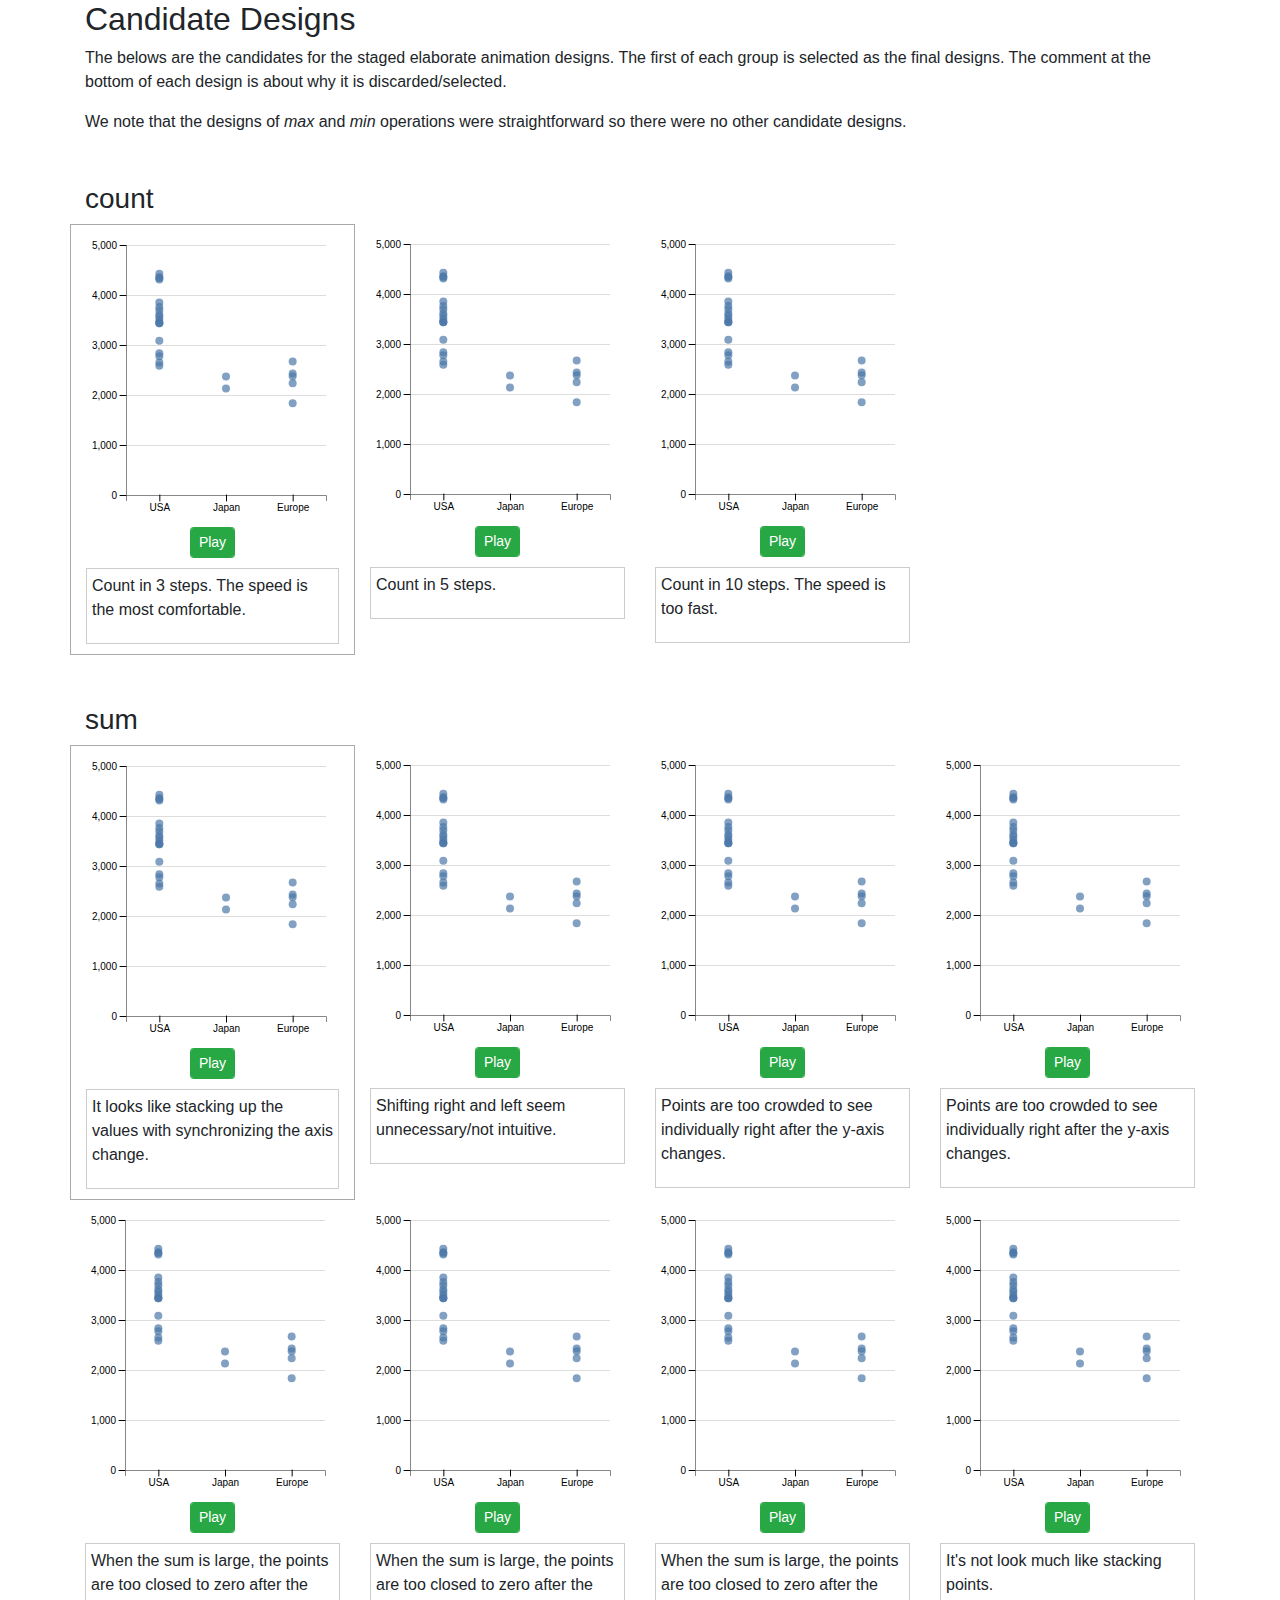
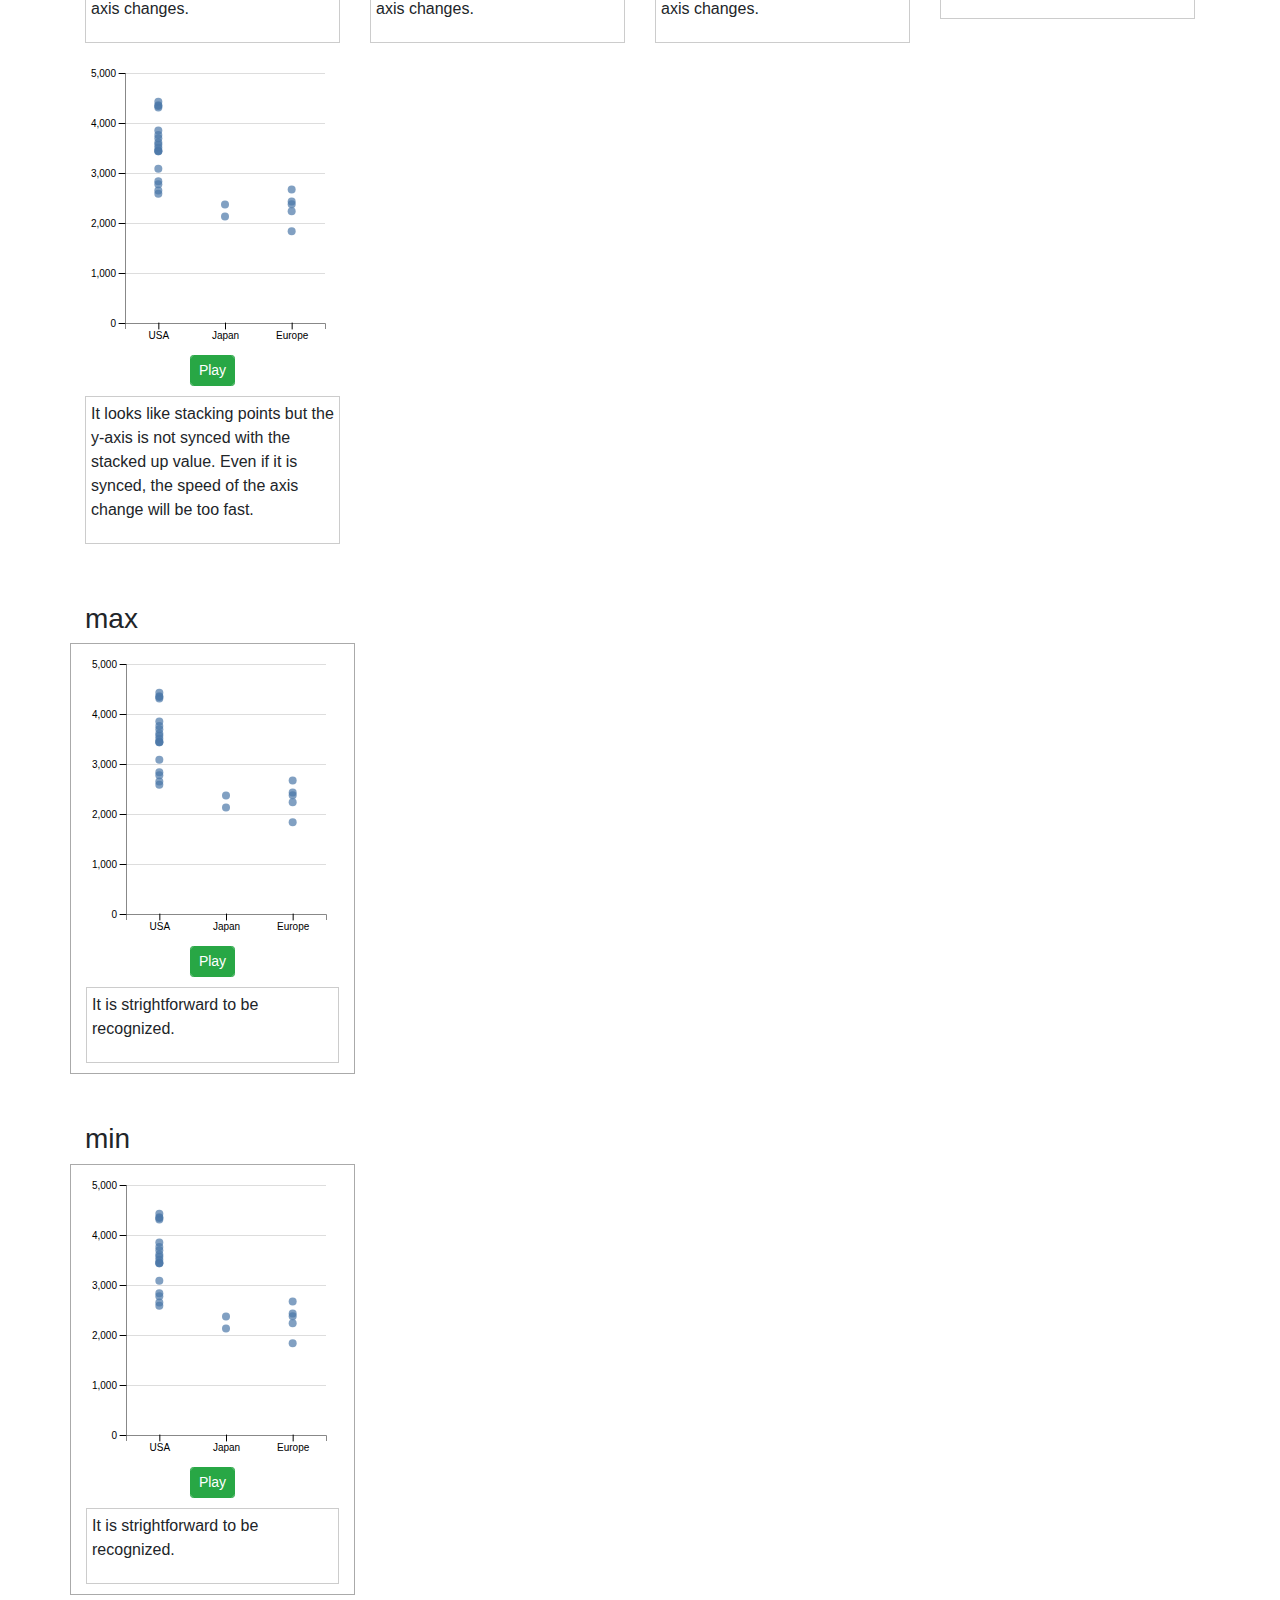
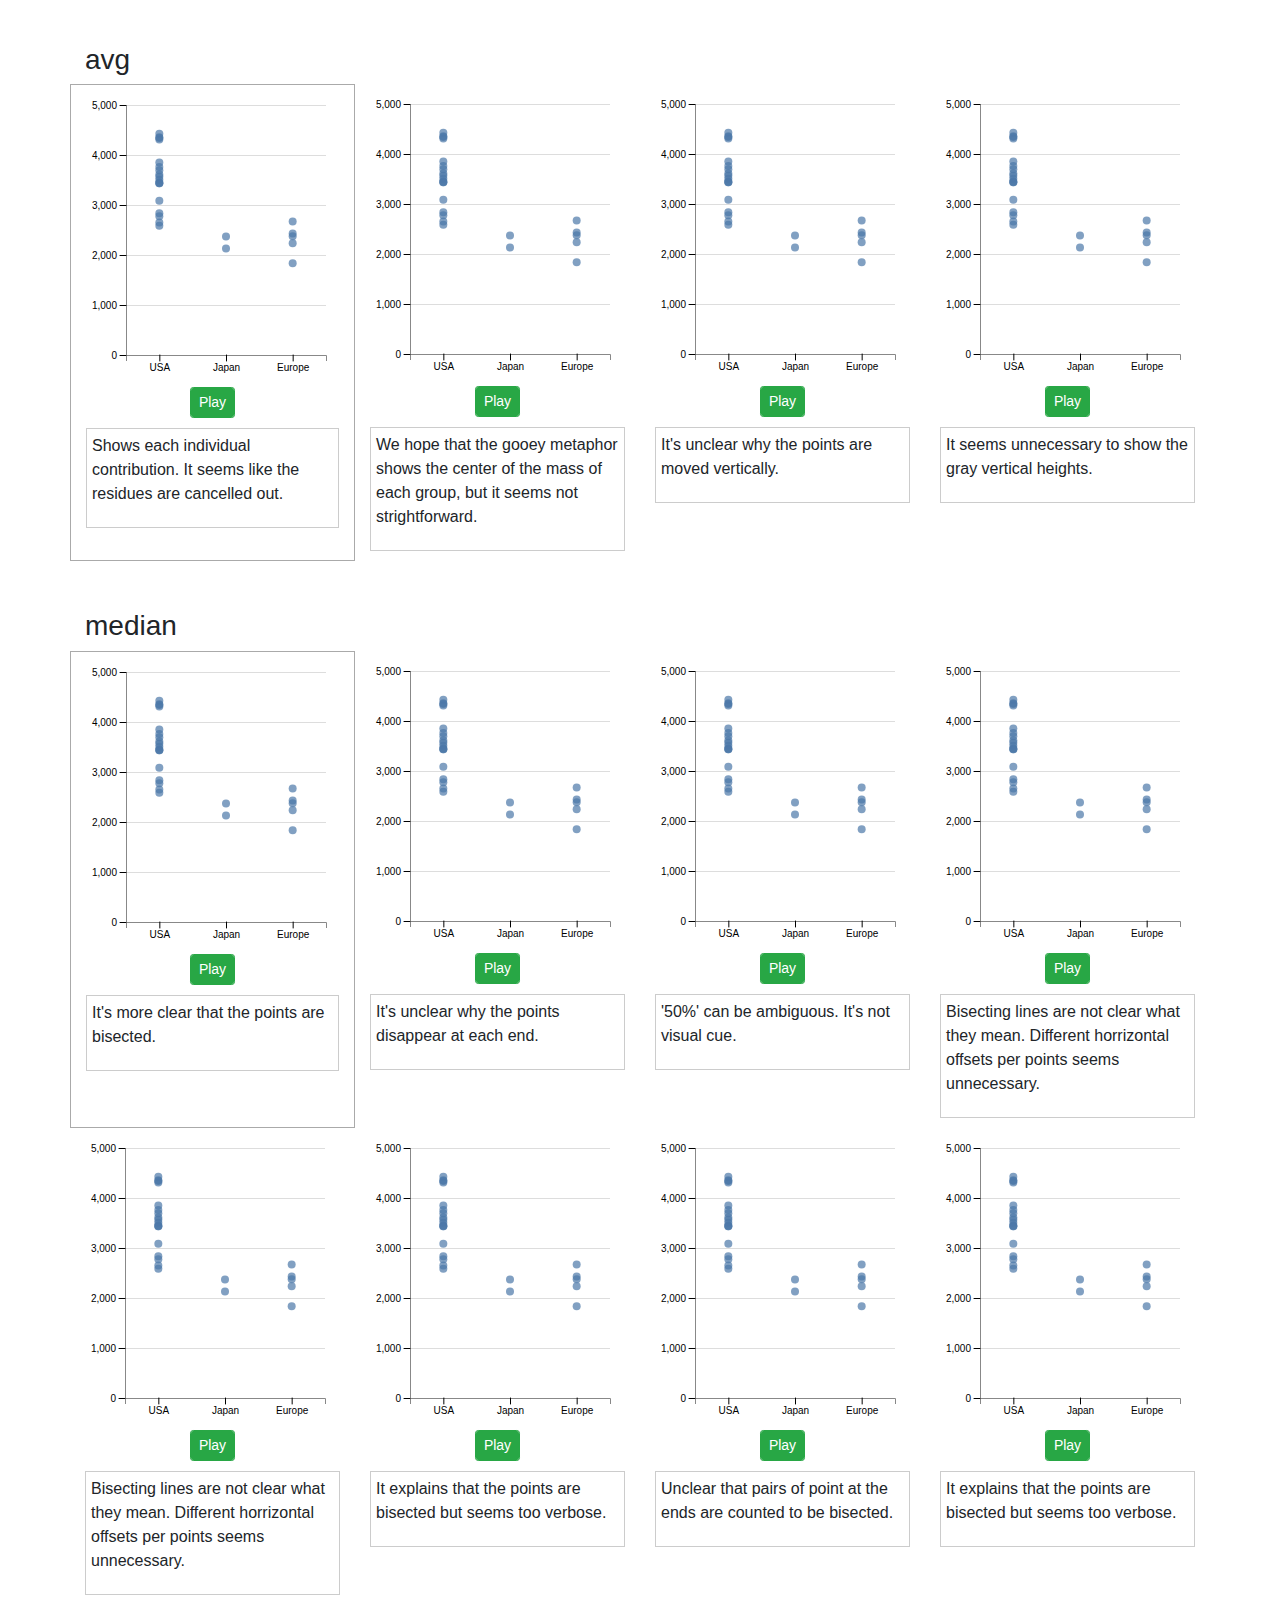
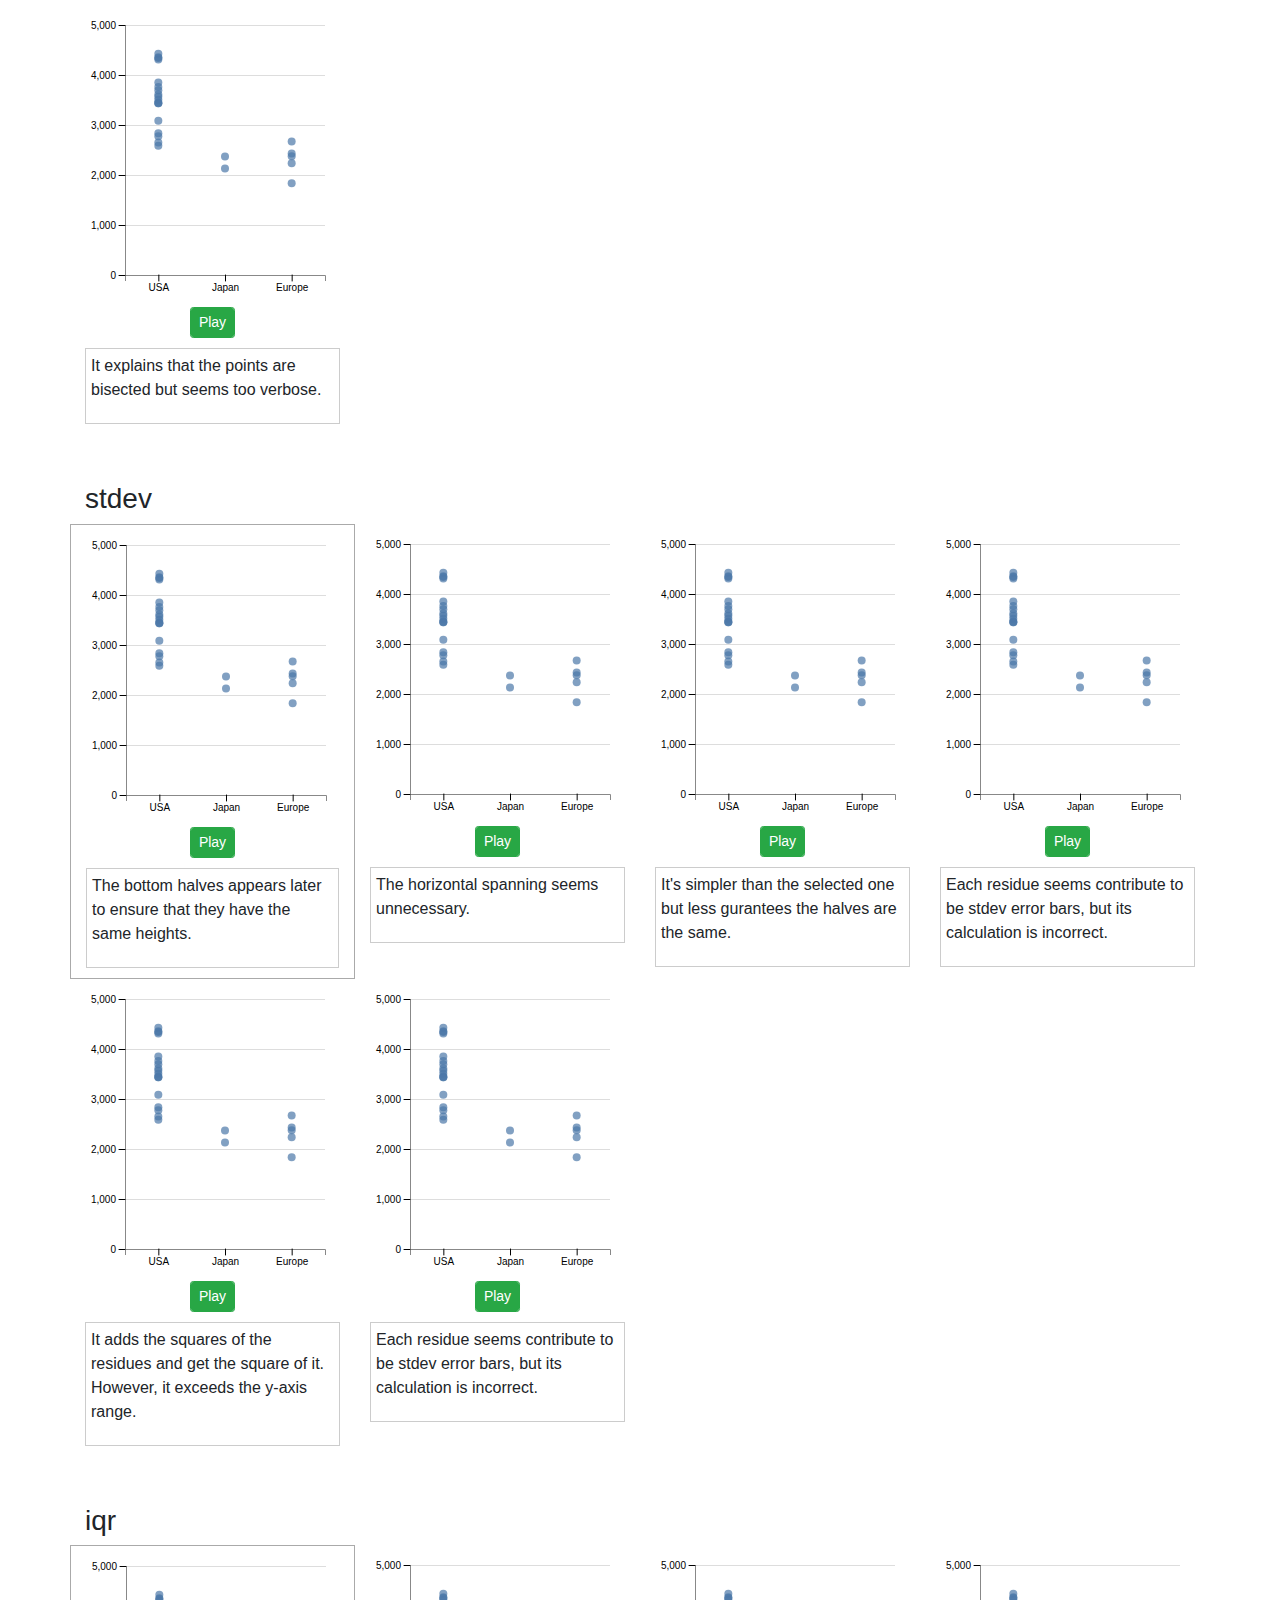
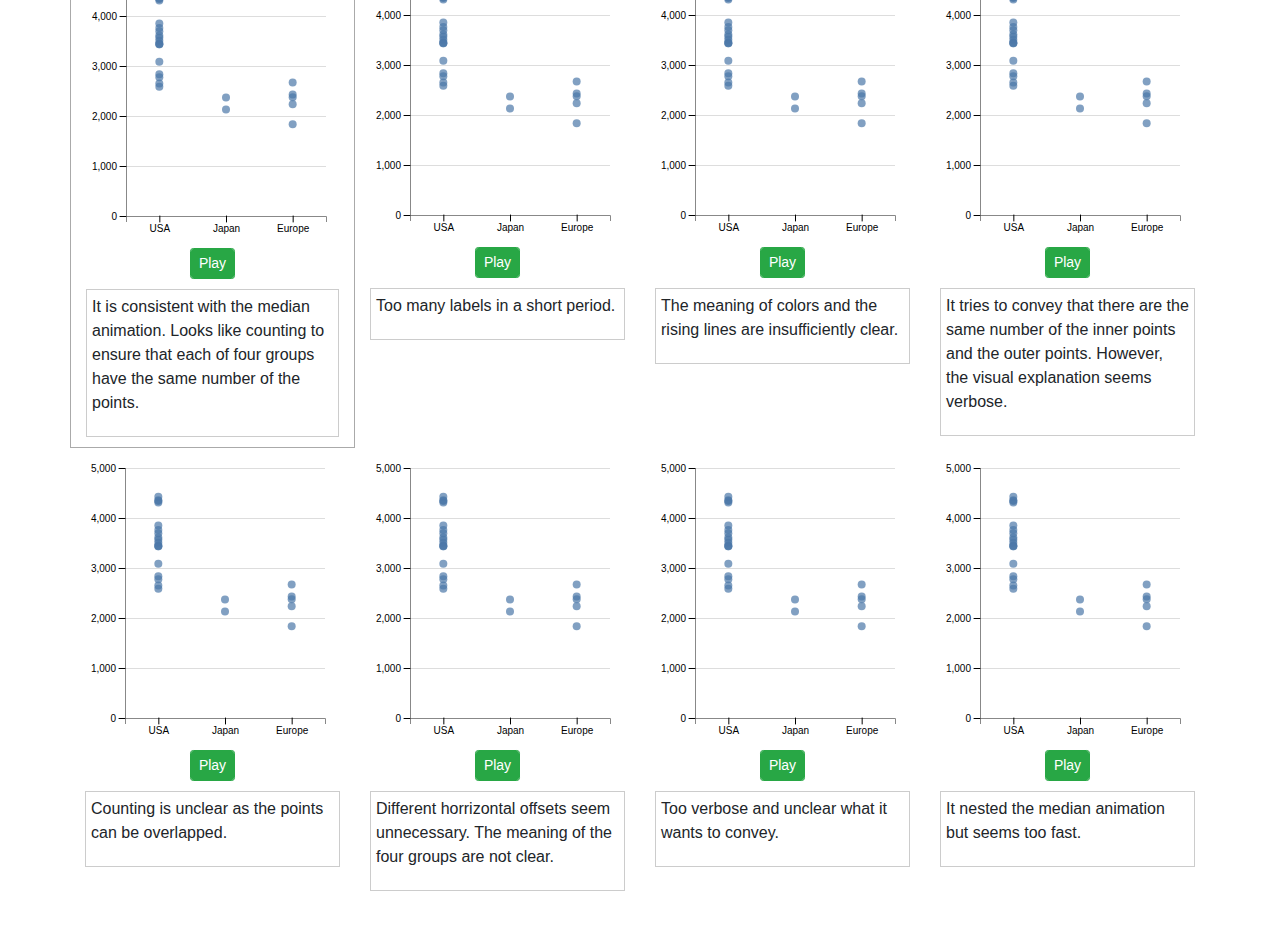
<file: designs/index.html>
<!DOCTYPE html>
<head>
   <meta charset="utf-8">
  <meta name="viewport" content="width=device-width, initial-scale=1, shrink-to-fit=no">

  <!-- Bootstrap CSS -->
  <link rel="stylesheet" href="css/bootstrap.min.css">
  <script src="js/jquery-3.2.1.slim.min.js"></script>
  <script src="js/d3.v4.min.js"></script>
  <script src="js/vega@3.1.0.js"></script>
  <script src="js/vega-lite@2.2.0.js"></script>
  <script src="js/vega-embed@3.0.0.js"></script>
  <script src="js/util.js"></script>
  <script src="js/base.js"></script>
  <script src="js/animations_extended.js"></script>
  <script src="js/config.js"></script>
  <link rel="stylesheet" href="css/base.css">
  <style type="text/css">
    .description {
      border: #ccc solid 1px;
      padding: 5px;
      margin: 10px 0;
    }
    .is-final {
      border: #aaa solid 1px;
    }
  </style>
</head>

<body>

  <div class="container">
    <h2>Candidate Designs</h2>
    <p>The belows are the candidates for the staged elaborate animation designs. The first of each group is selected as the final designs. The comment at the bottom of each design is about why it is discarded/selected.</p>
    <p>We note that the designs of <i>max</i> and <i>min</i> operations were straightforward so there were no other candidate designs.</p>
    <div id="stimuli" class="mt-5">
    </div>
  </div>
  <script>


let newpOpt = {};
let timeStamp;
let playInterval = 2000;

d3.json("data/cars.json", function(error, loadedData) {
  if (error) throw error;
  data = loadedData;


  d3.json("data/designs.json", function(error, loadedAnimations) {
    animations = loadedAnimations;

    let xField = "Origin", yField = "Weight_in_lbs";
    let q = {};
    let rowCount = 0;
    animations.forEach(anim =>{
      anim.fn = anim.fn.indexOf(".") >= 0 ? aggregations_old[anim.fn.split(".")[1]] : window[anim.fn];
      if (anim.row !== rowCount) {
        rowCount = anim.row;
        $('.container').append(`
          <div class='row mb-5'>
            <div class="col col-12"><h3>${anim.aggFunction}</h3></div>
          </div>`);
      }
      let row = $('.row:last');
      let newDiv = `
      <div class="col col-6 col-lg-3 ${anim.final? "is-final" : ""}">
        <div id="${anim.name}"></div>
        <div class="description">
          <p>${anim.description}</p>
        </div>
      </div>`;
      row.append(newDiv);
      q.referenceData = copy(data.slice(0,anim.N));
      newpOpt.gooey = anim.name === "avg-gooey" ? "gooey" : false;
      installAnim(`${anim.name}`, q, anim, newpOpt, xField, yField);
    });

  });
});




function installAnim(targetId, q, agg, plotOpt, xField, yField){
  $(`#${targetId}`).append(`
    <div class="visDiv"></div>
    <div class="form-inline justify-content-center anim-control-btn-group">
      <button class="play form-control btn btn-success btn-sm" data-interval="${playInterval}">Play</button>
      <button class="reset form-control btn btn-secondary btn-sm d-none" >Reset</button>
    </div>
  `);
  let opt = {
    width: 200, height: 250,
    margin: {top: 20, right: 20, bottom: 40, left: 40},
    gooey: plotOpt.gooey
  };

  agg.svg = draw(`#${targetId} .visDiv`, copy(q.referenceData), xField, yField, opt);
  agg.fn = typeof(agg.fn) === "string" ? (agg.fn.indexOf(".") >= 0 ? aggregations_old[agg.fn.split(".")[1]] : window[agg.fn]) : agg.fn;

  $(`#${targetId} .play`).on("click", function(e){
    let jqThis = $(this);
    let interval = Number(jqThis.data("interval"));
    $(`#${targetId} .play`).addClass("disabled");
    let start = Date.now();
    let end = () => {

      $(`#${targetId} .play`).removeClass("disabled");
      $(`#${targetId} .play`).addClass("d-none");
      $(`#${targetId} .reset`).removeClass("d-none");
    };

    agg.opt.interval = interval;
    agg.opt.gooey = opt.gooey;
    agg.fn(agg.svg, agg.opt, end);

  });

  $(`#${targetId} .reset`).on("click", function(e){
    $(`#${targetId} .play`).removeClass("d-none");
    $(`#${targetId} .reset`).addClass("d-none");
    $(`#${targetId} .visDiv`).children("svg").remove();
    agg.svg = draw(`#${targetId} .visDiv`, copy(q.referenceData), xField, yField, opt);

  });
}



  </script>
</body>
</file>
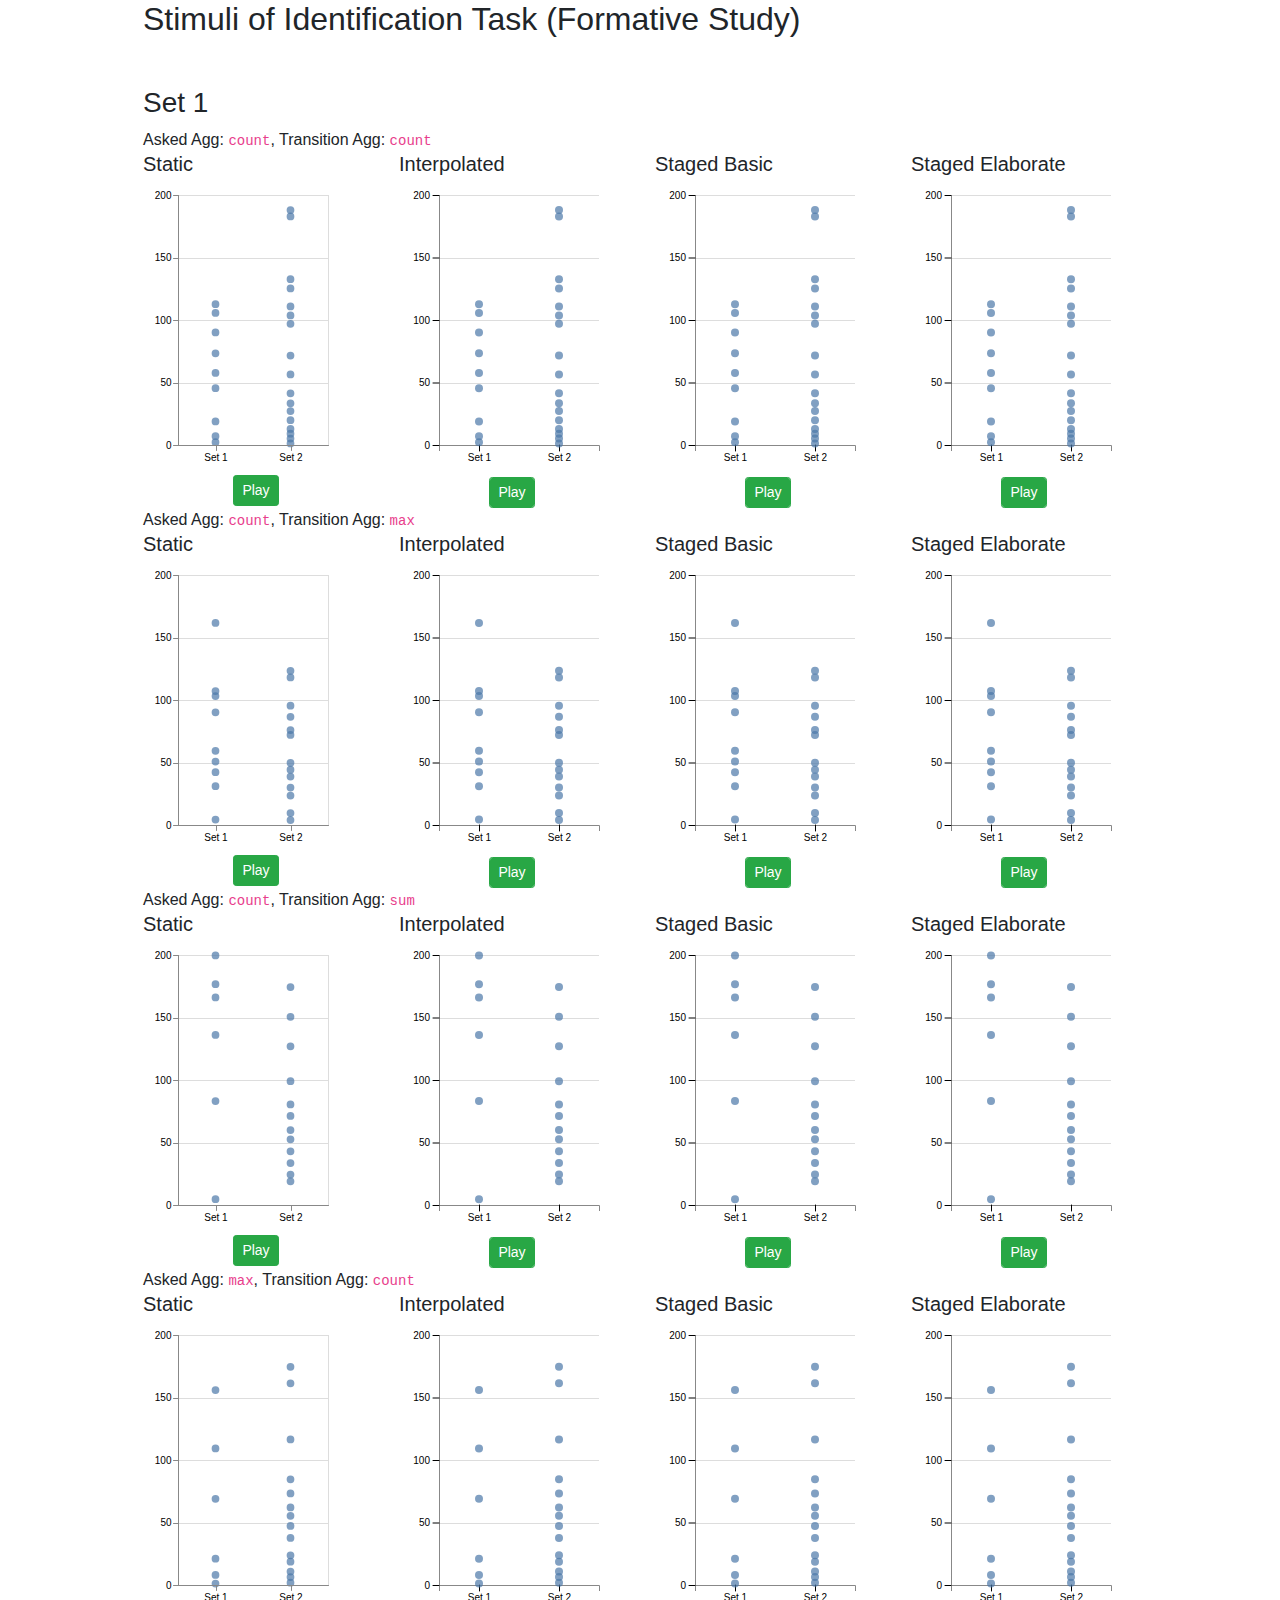
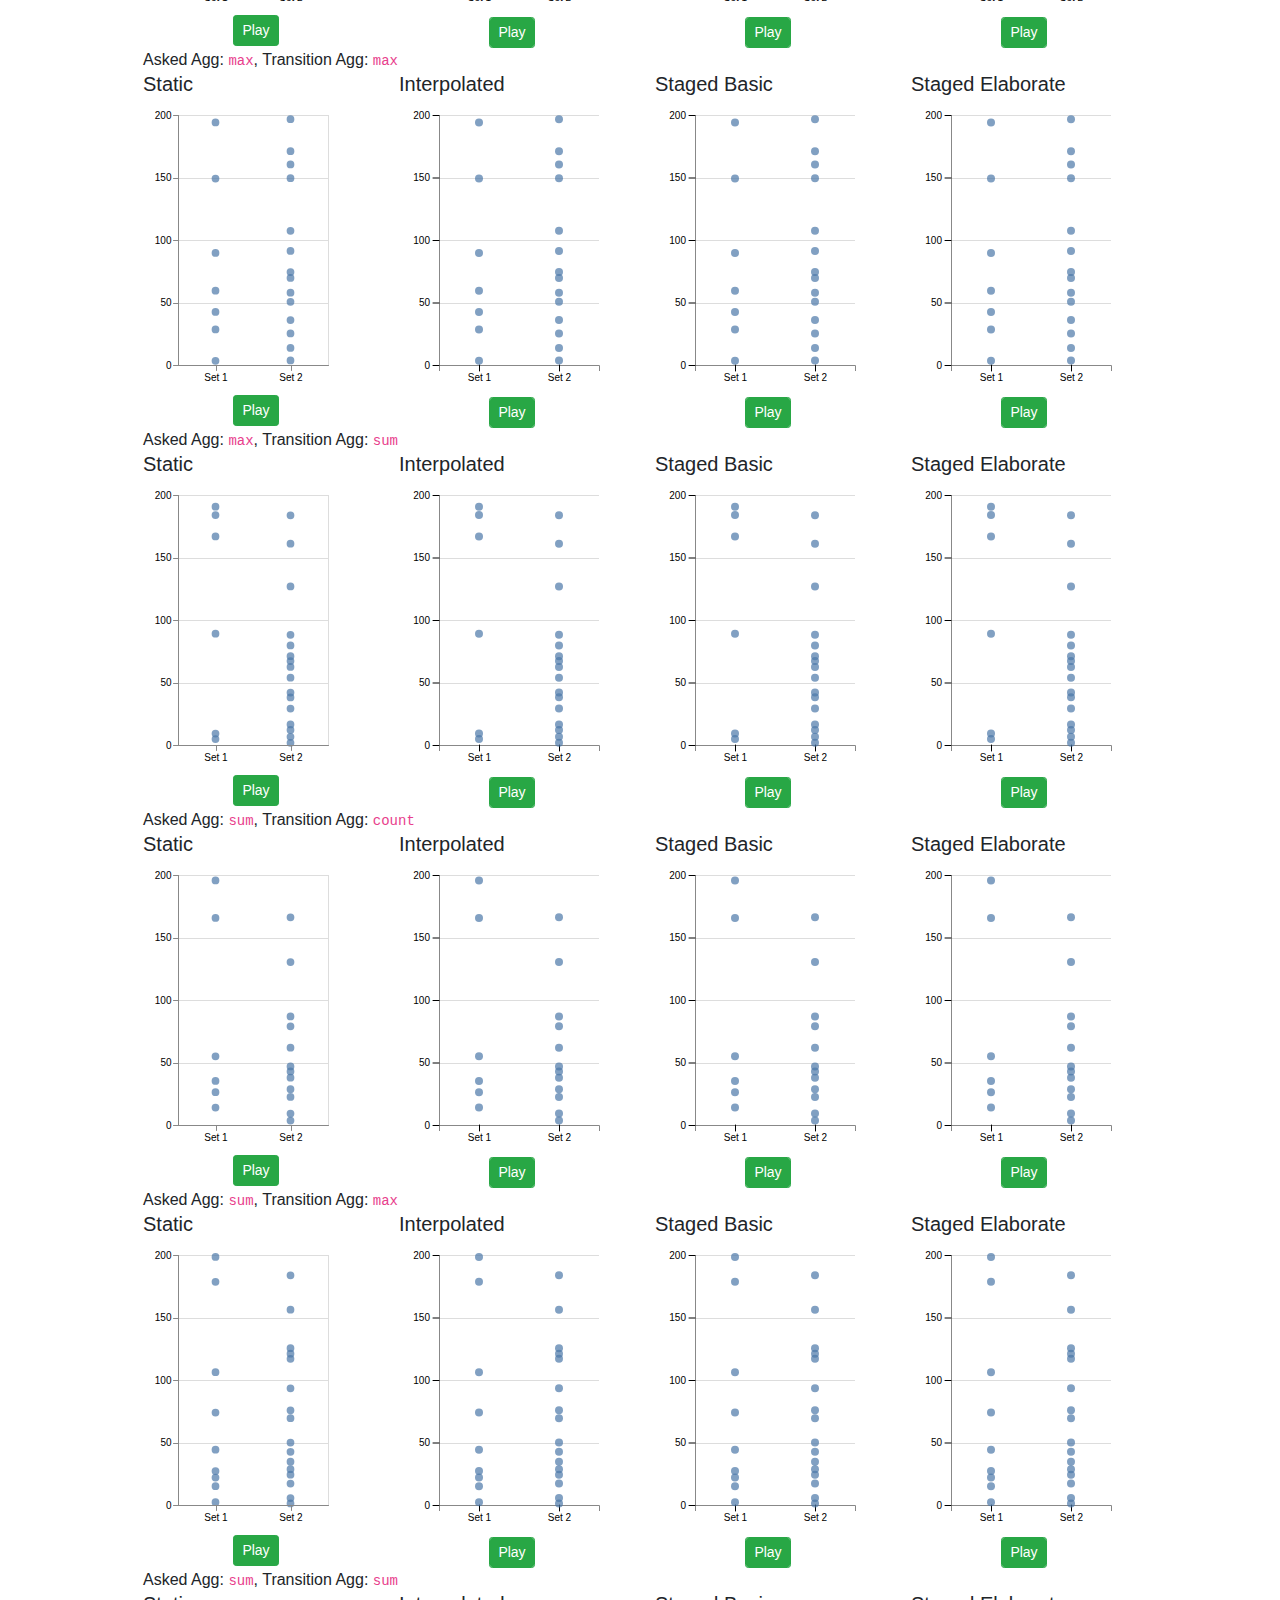
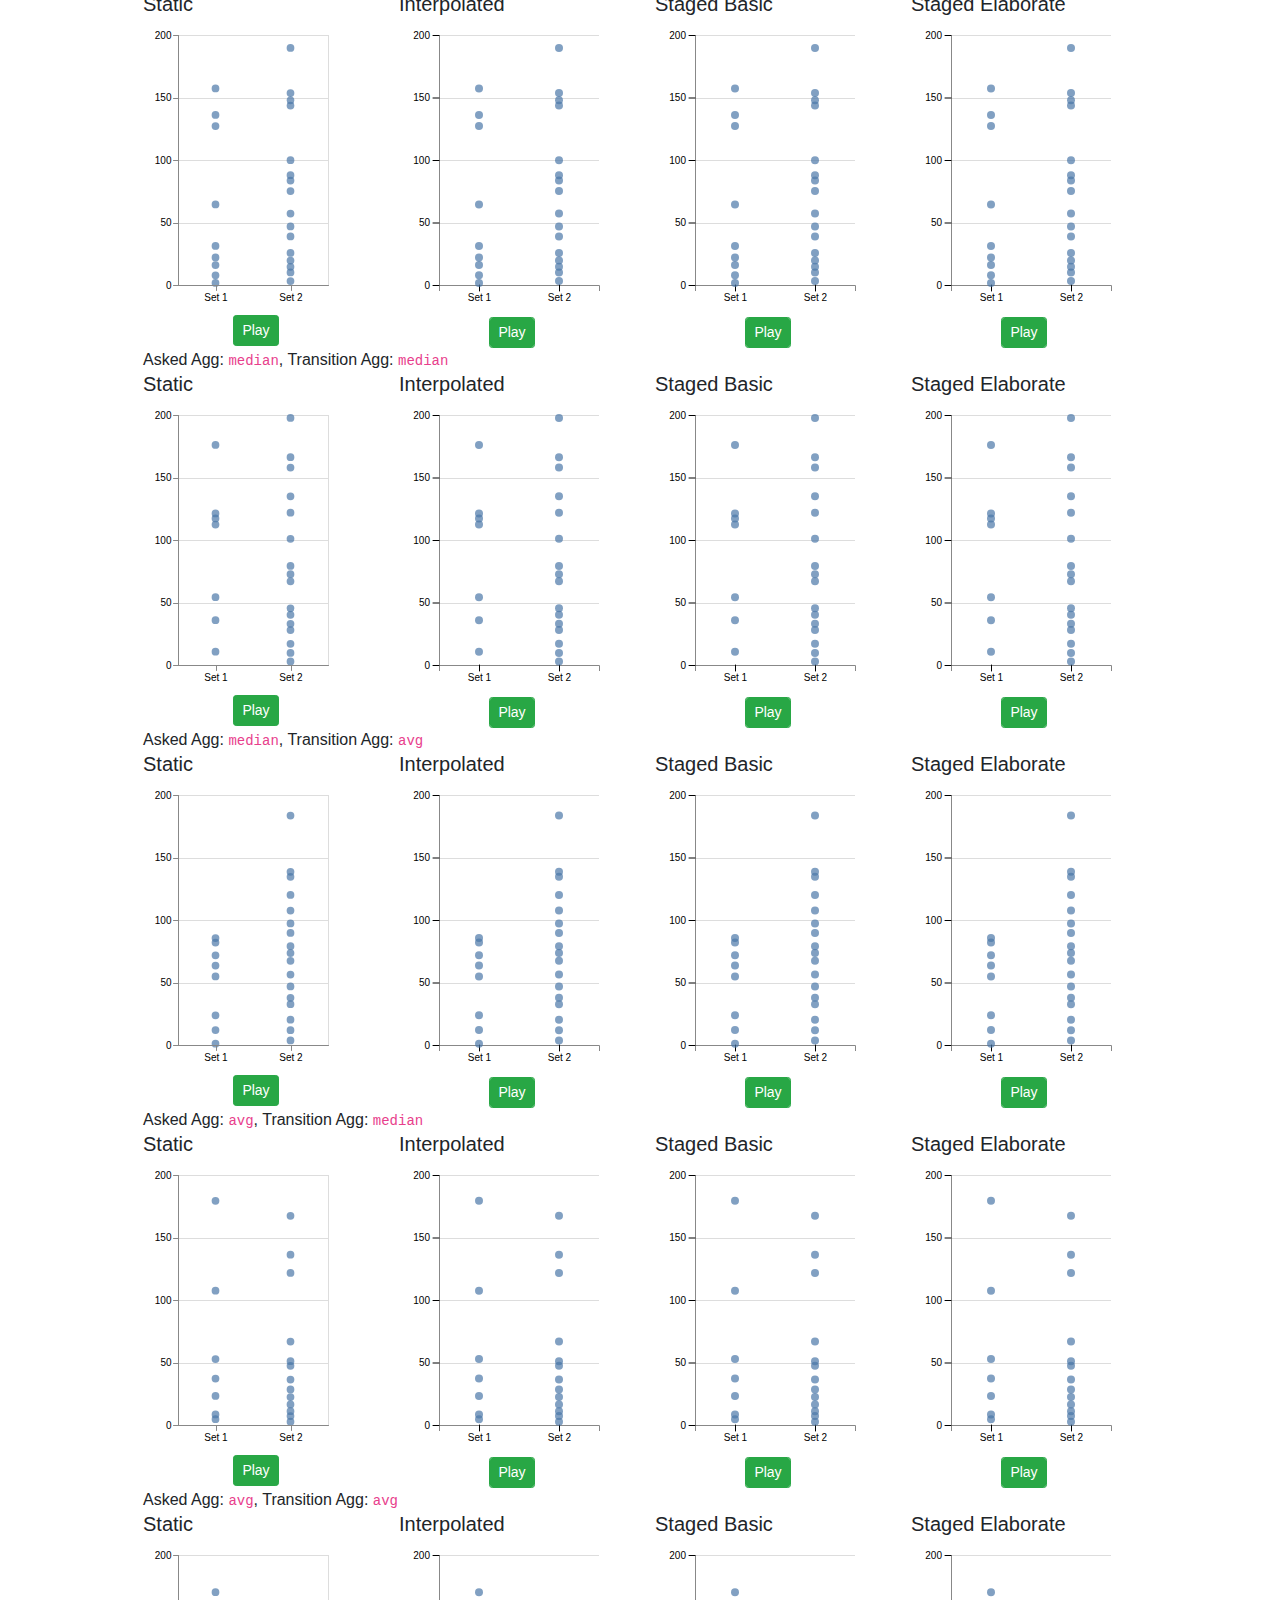
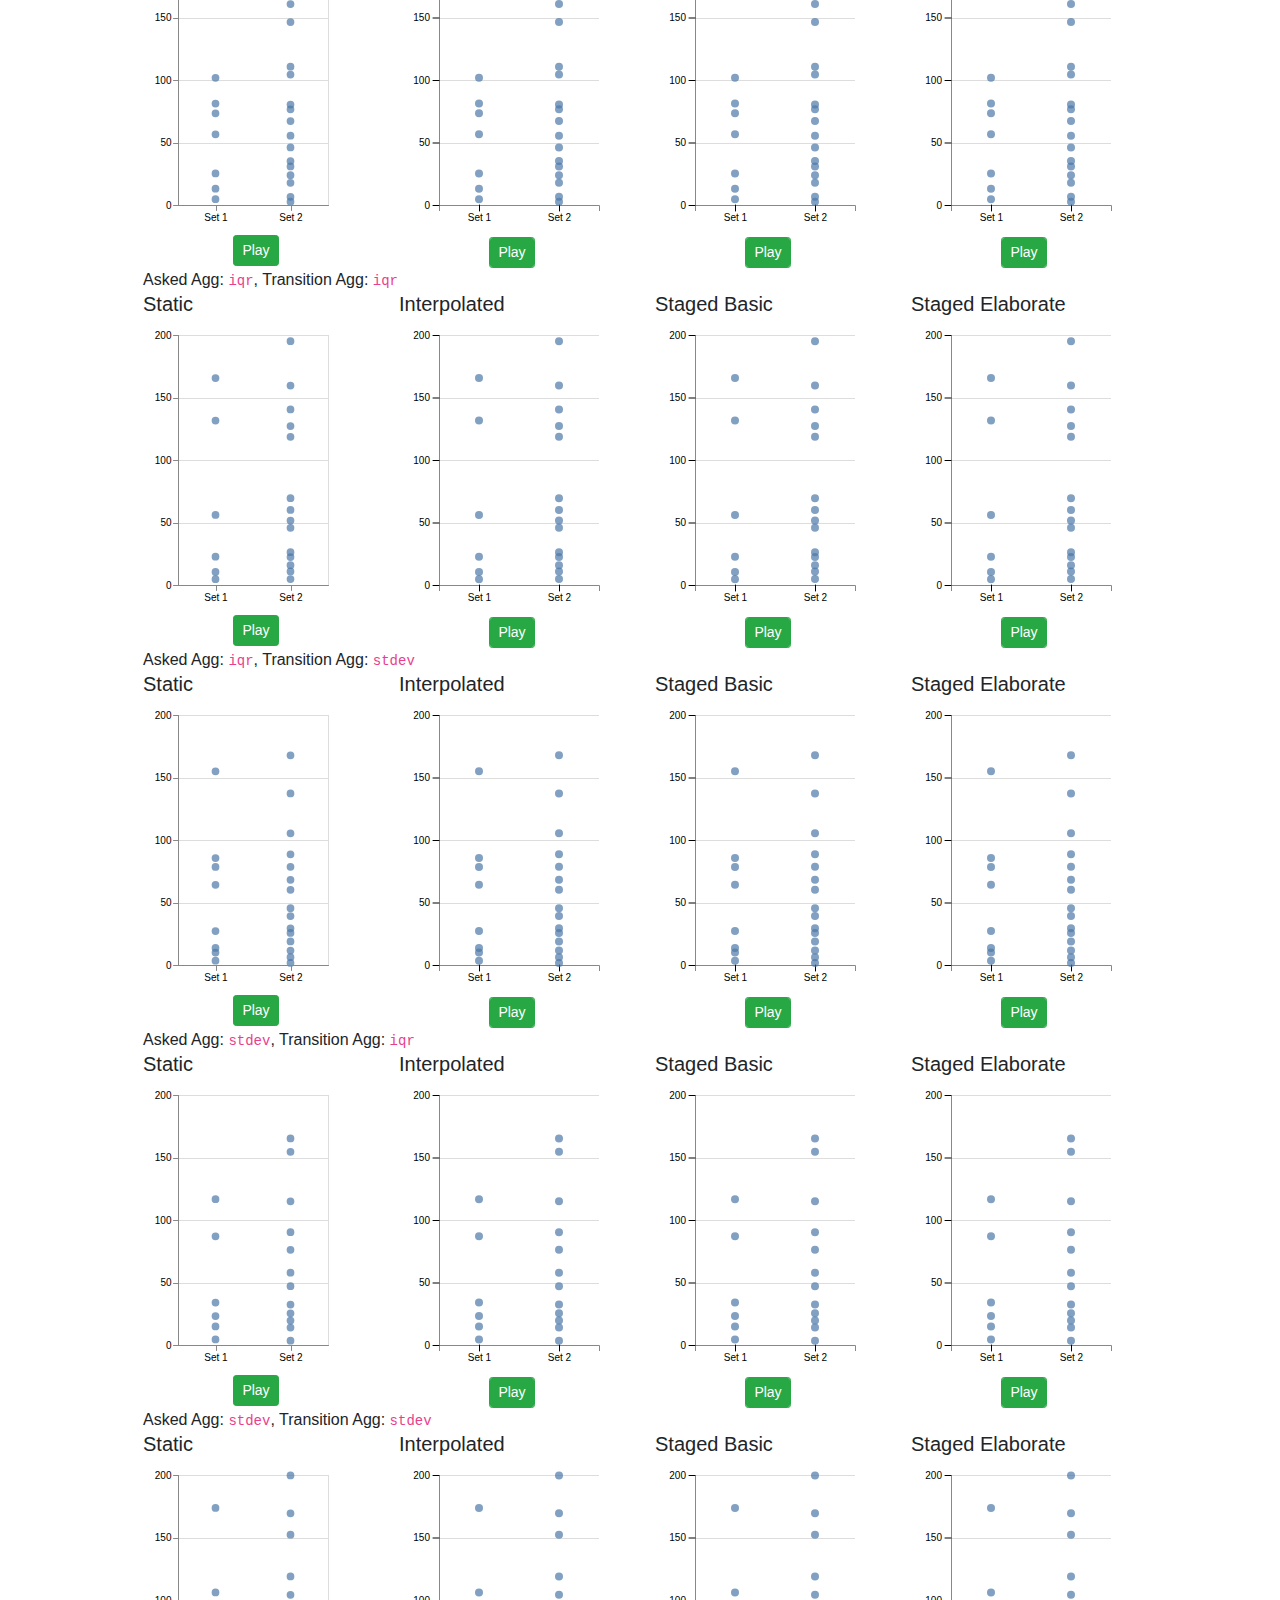
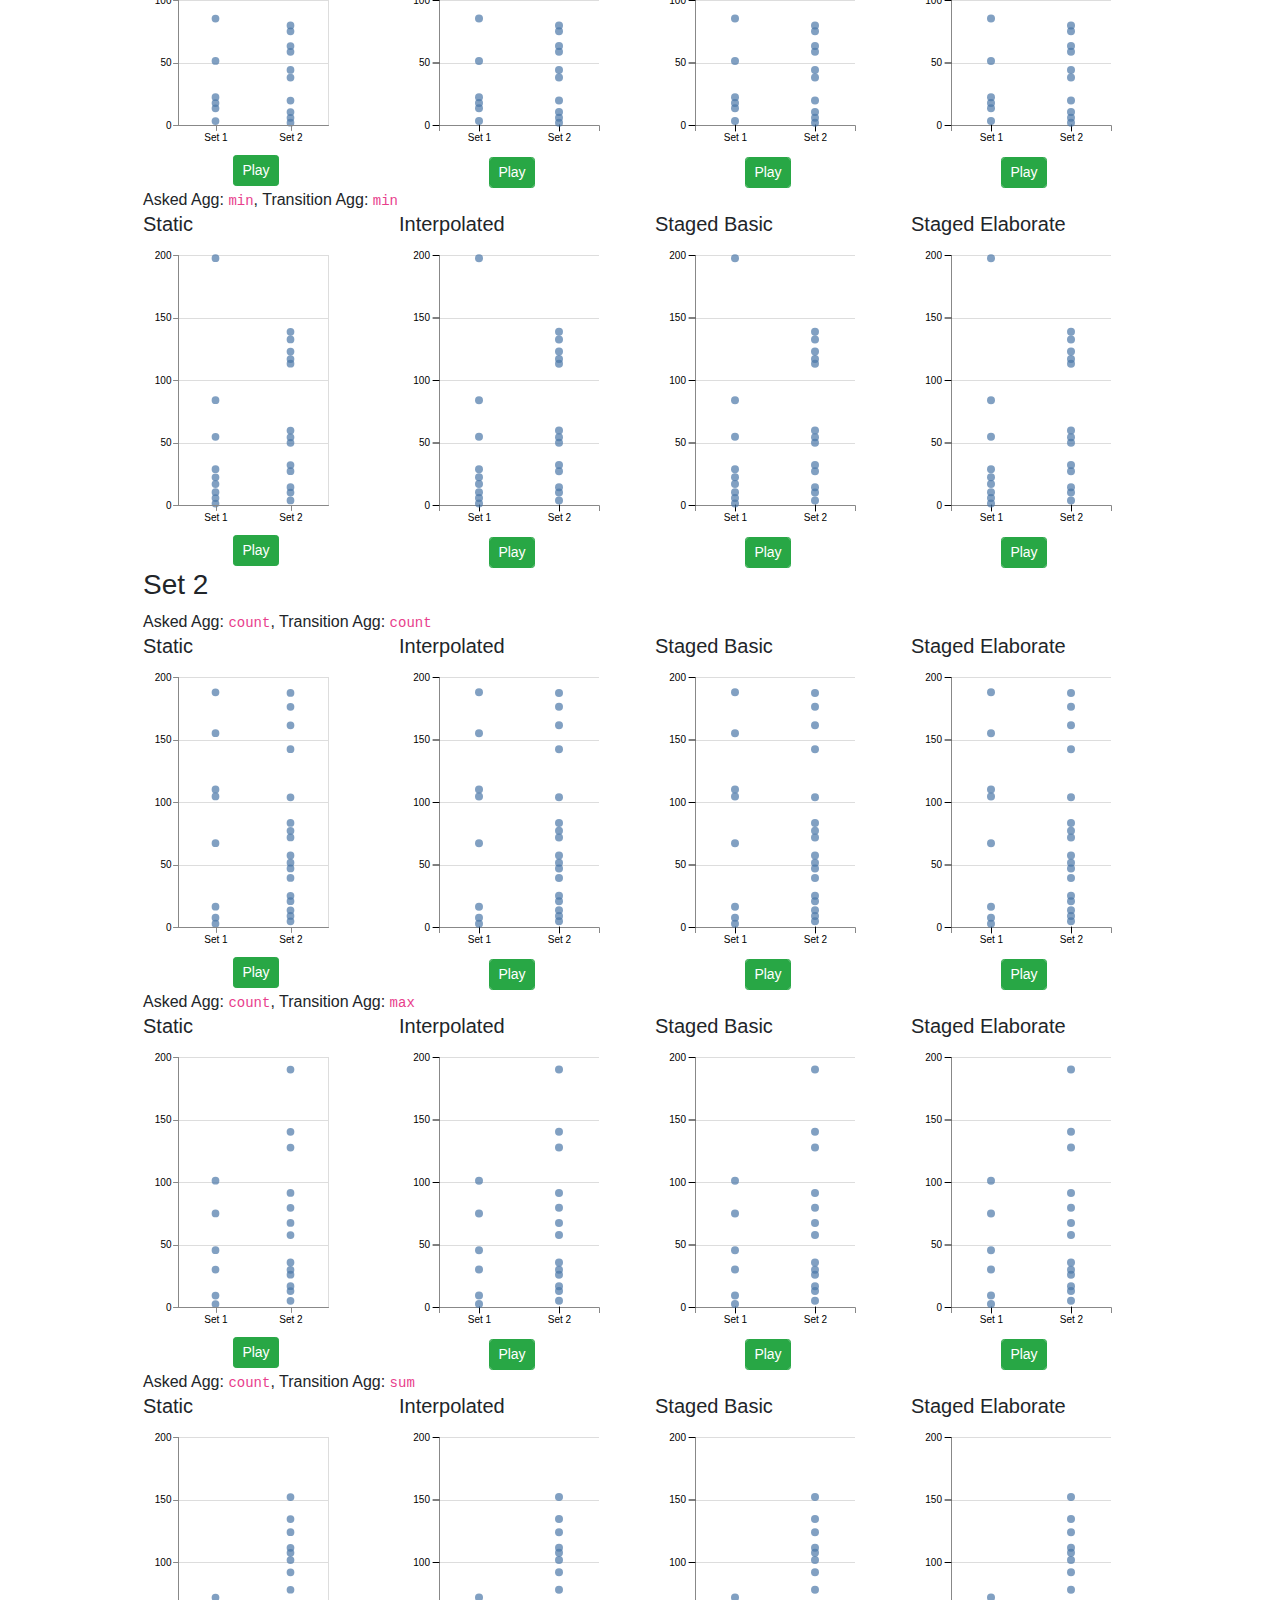
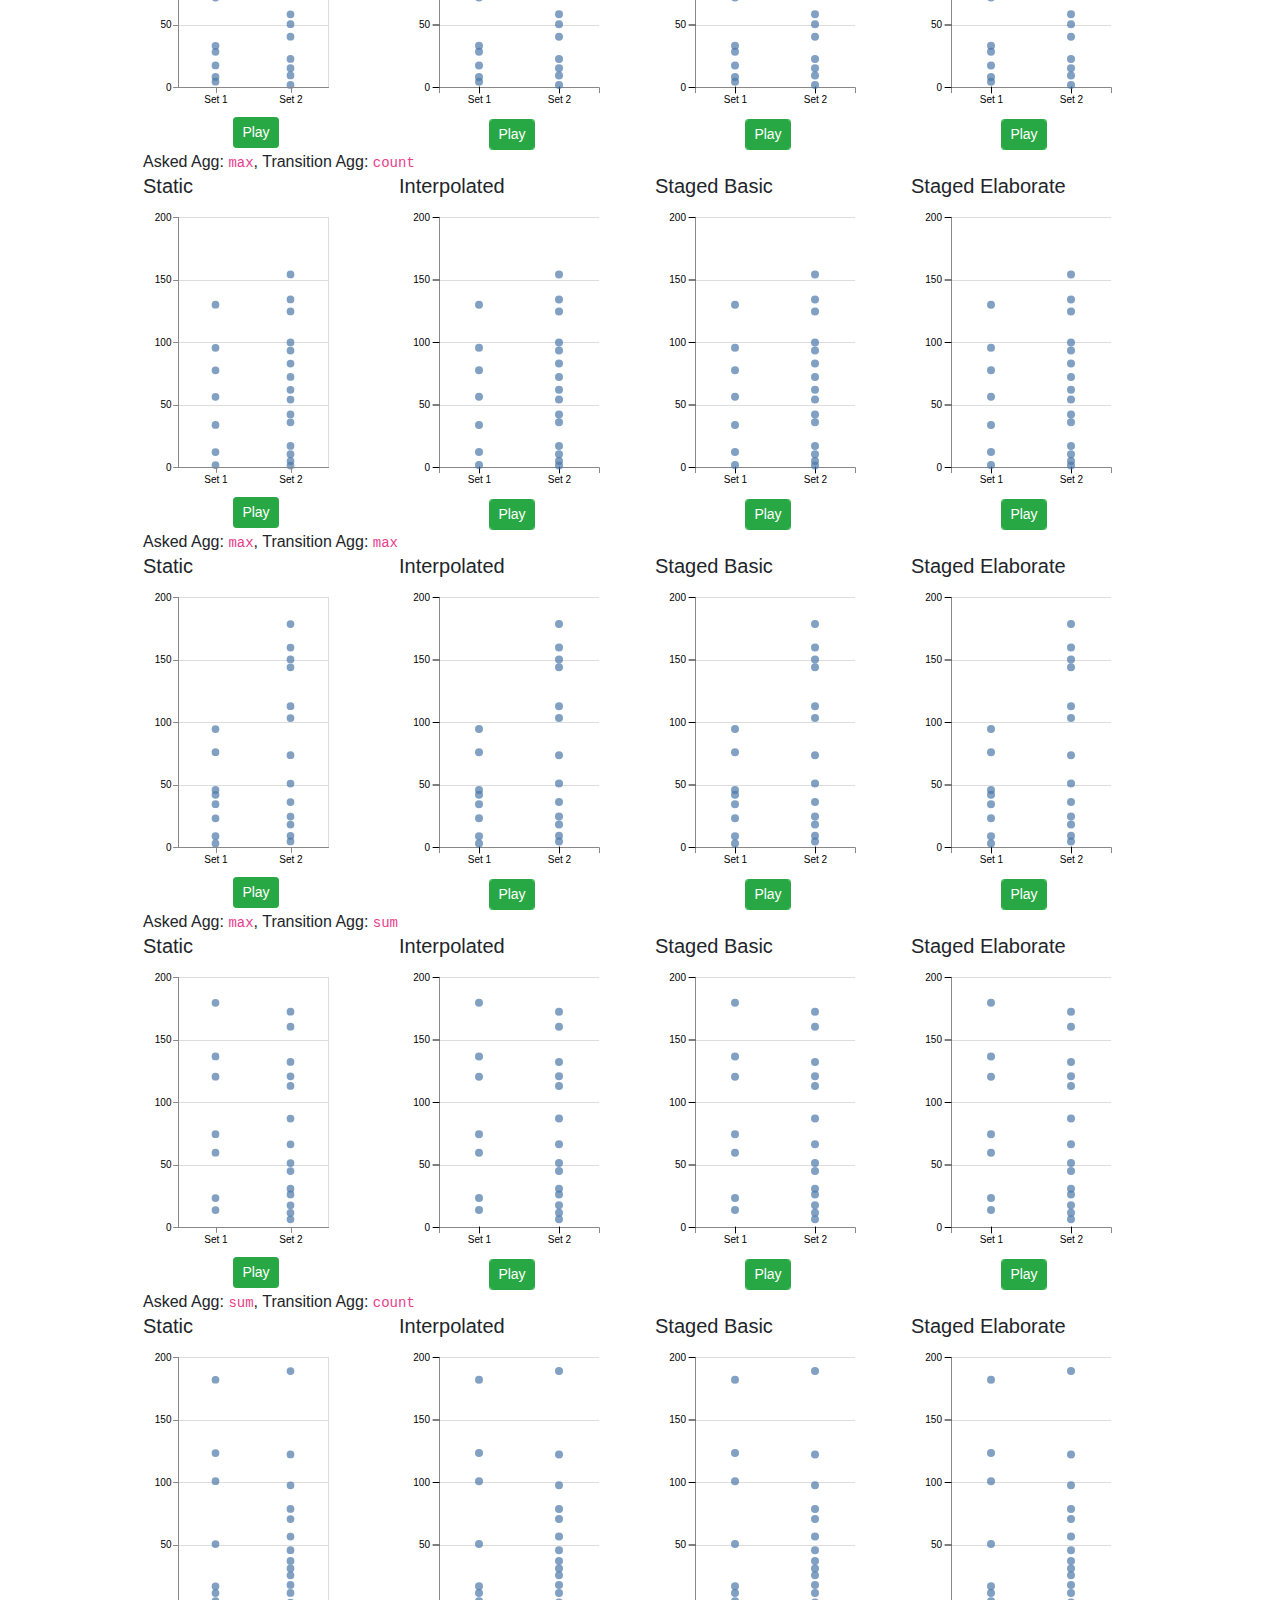
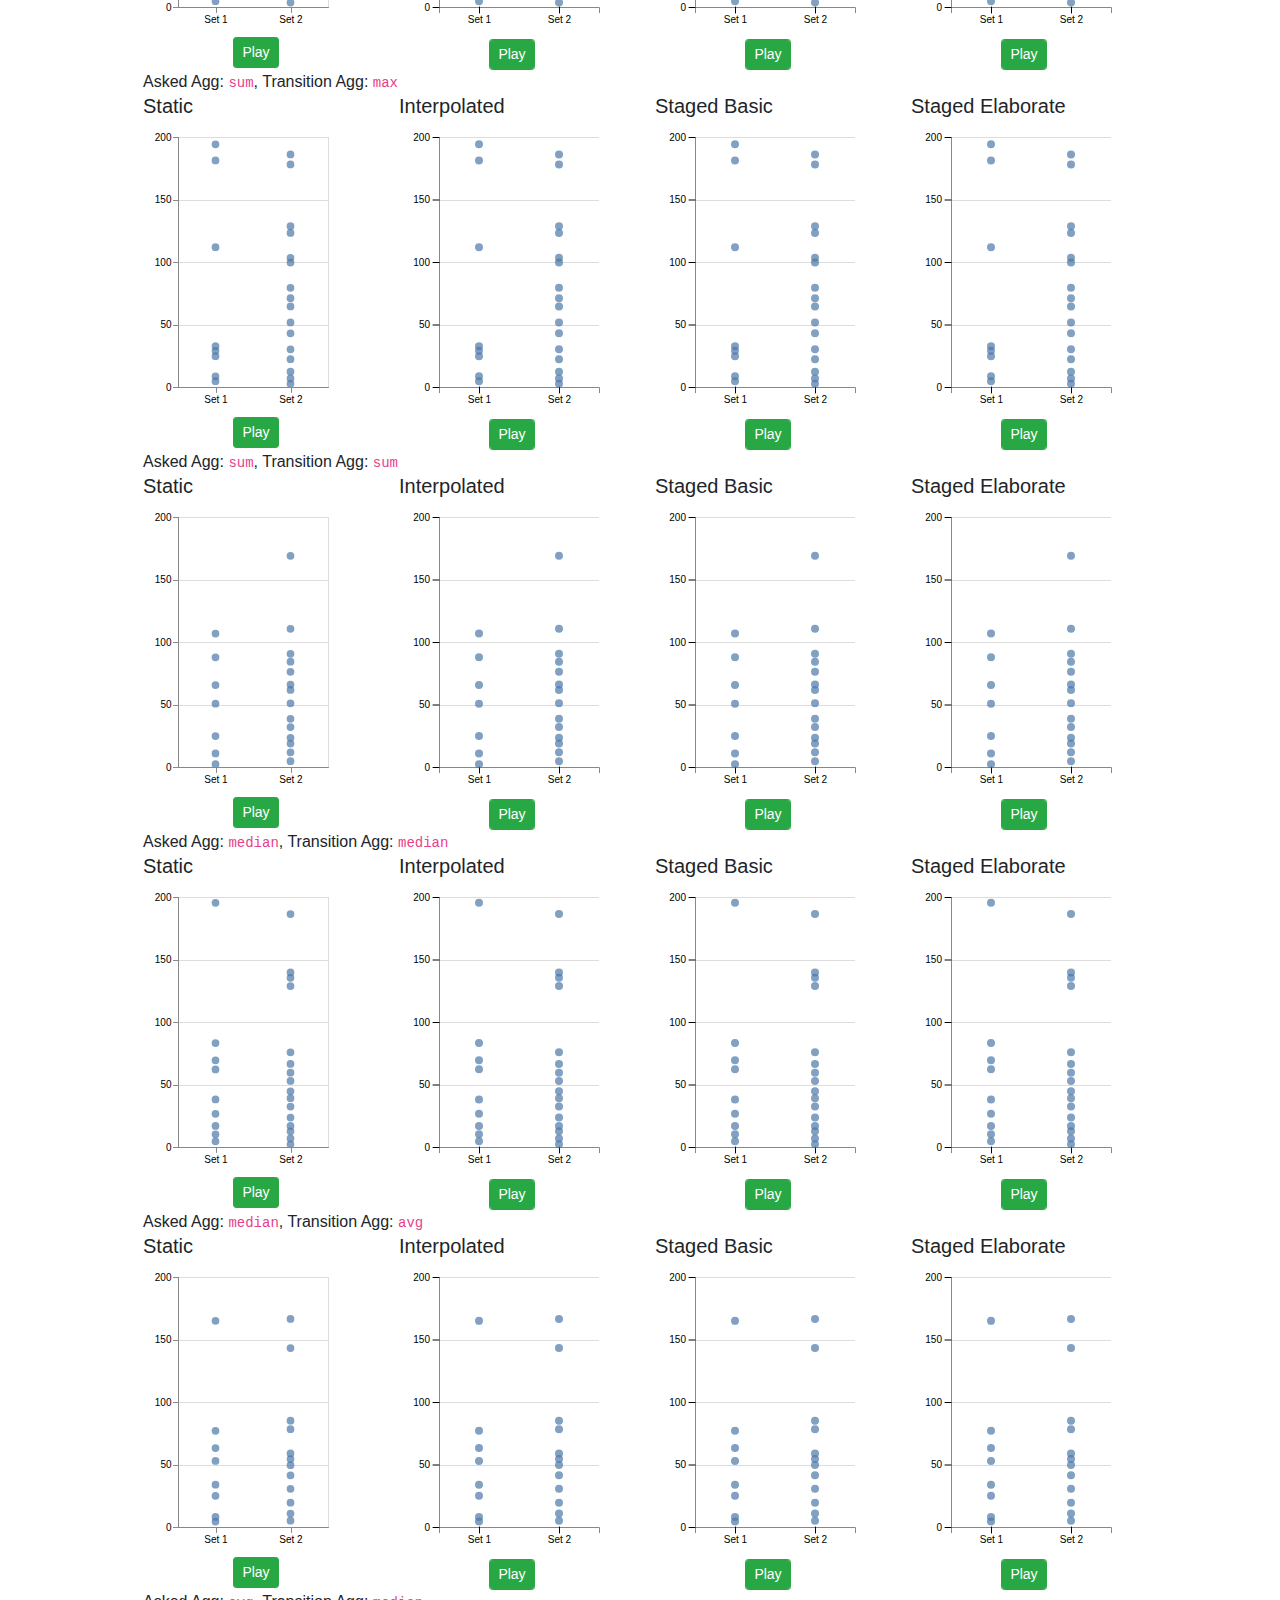
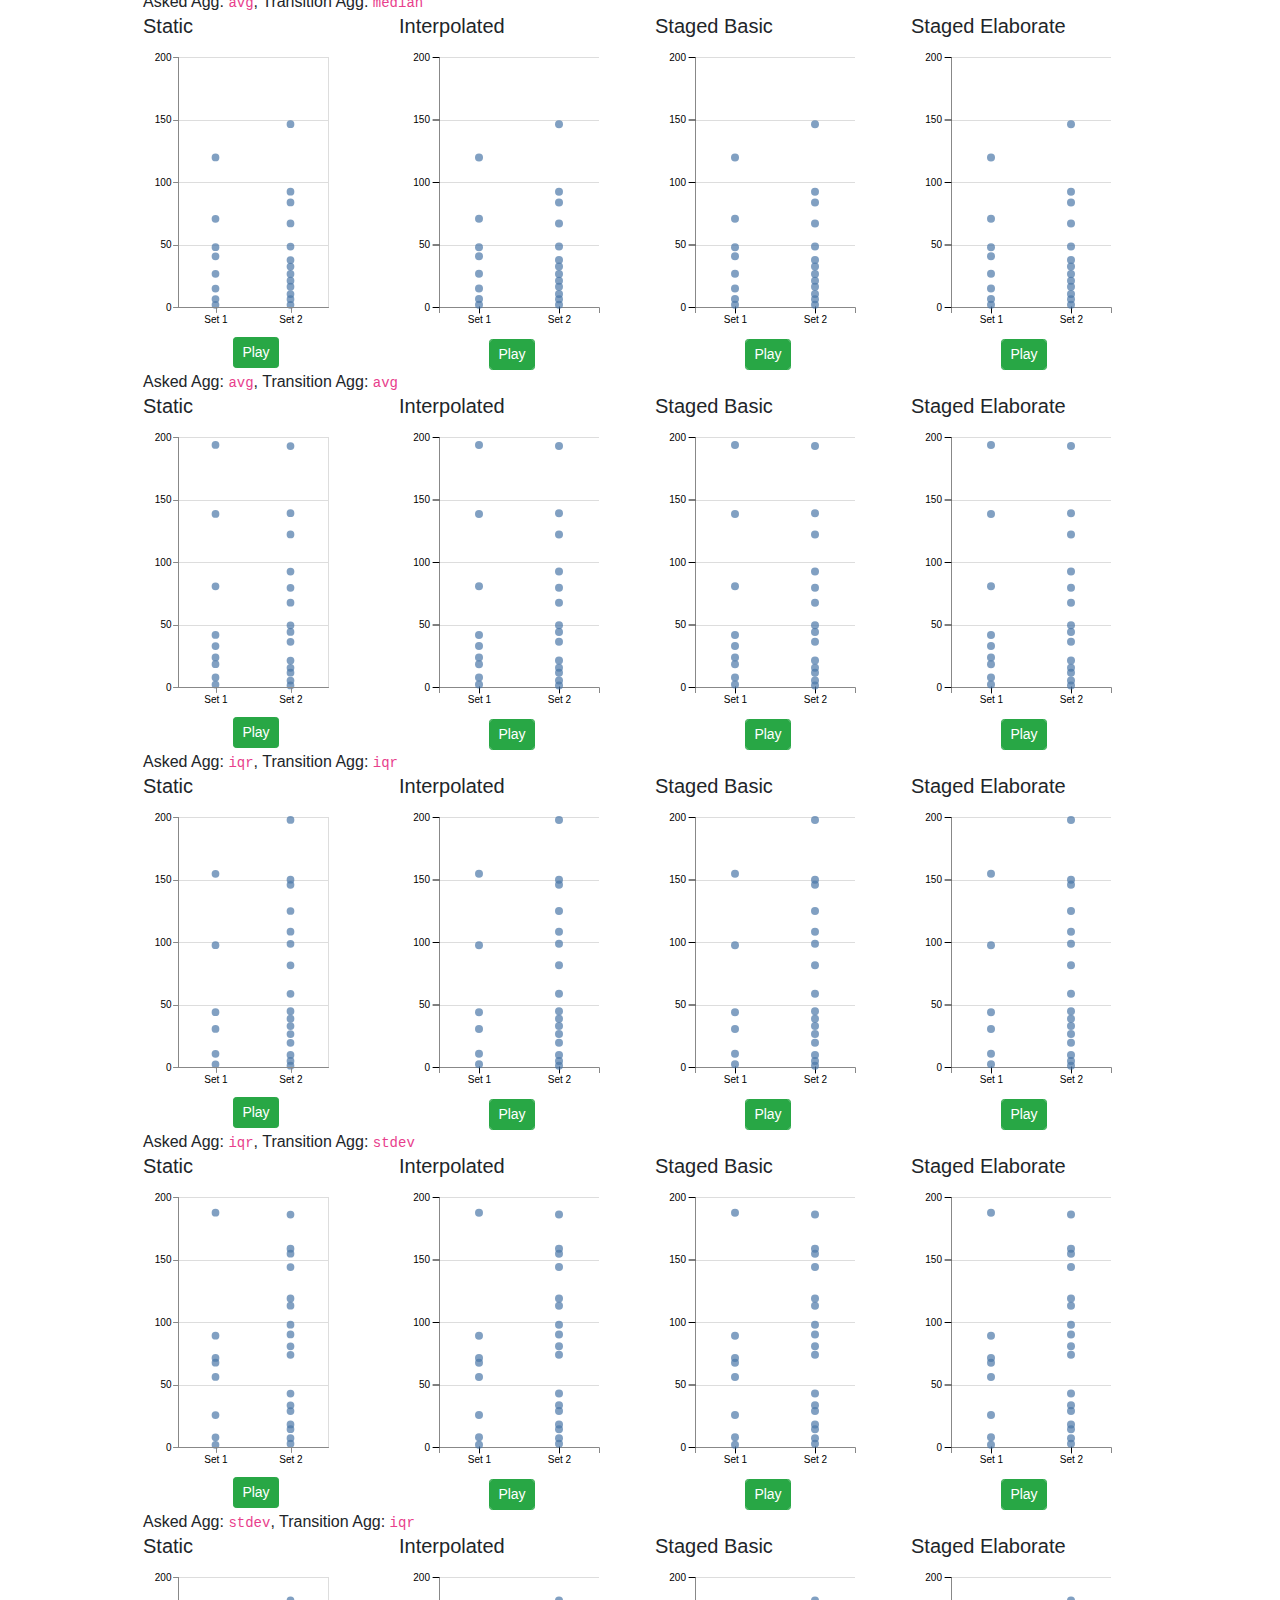
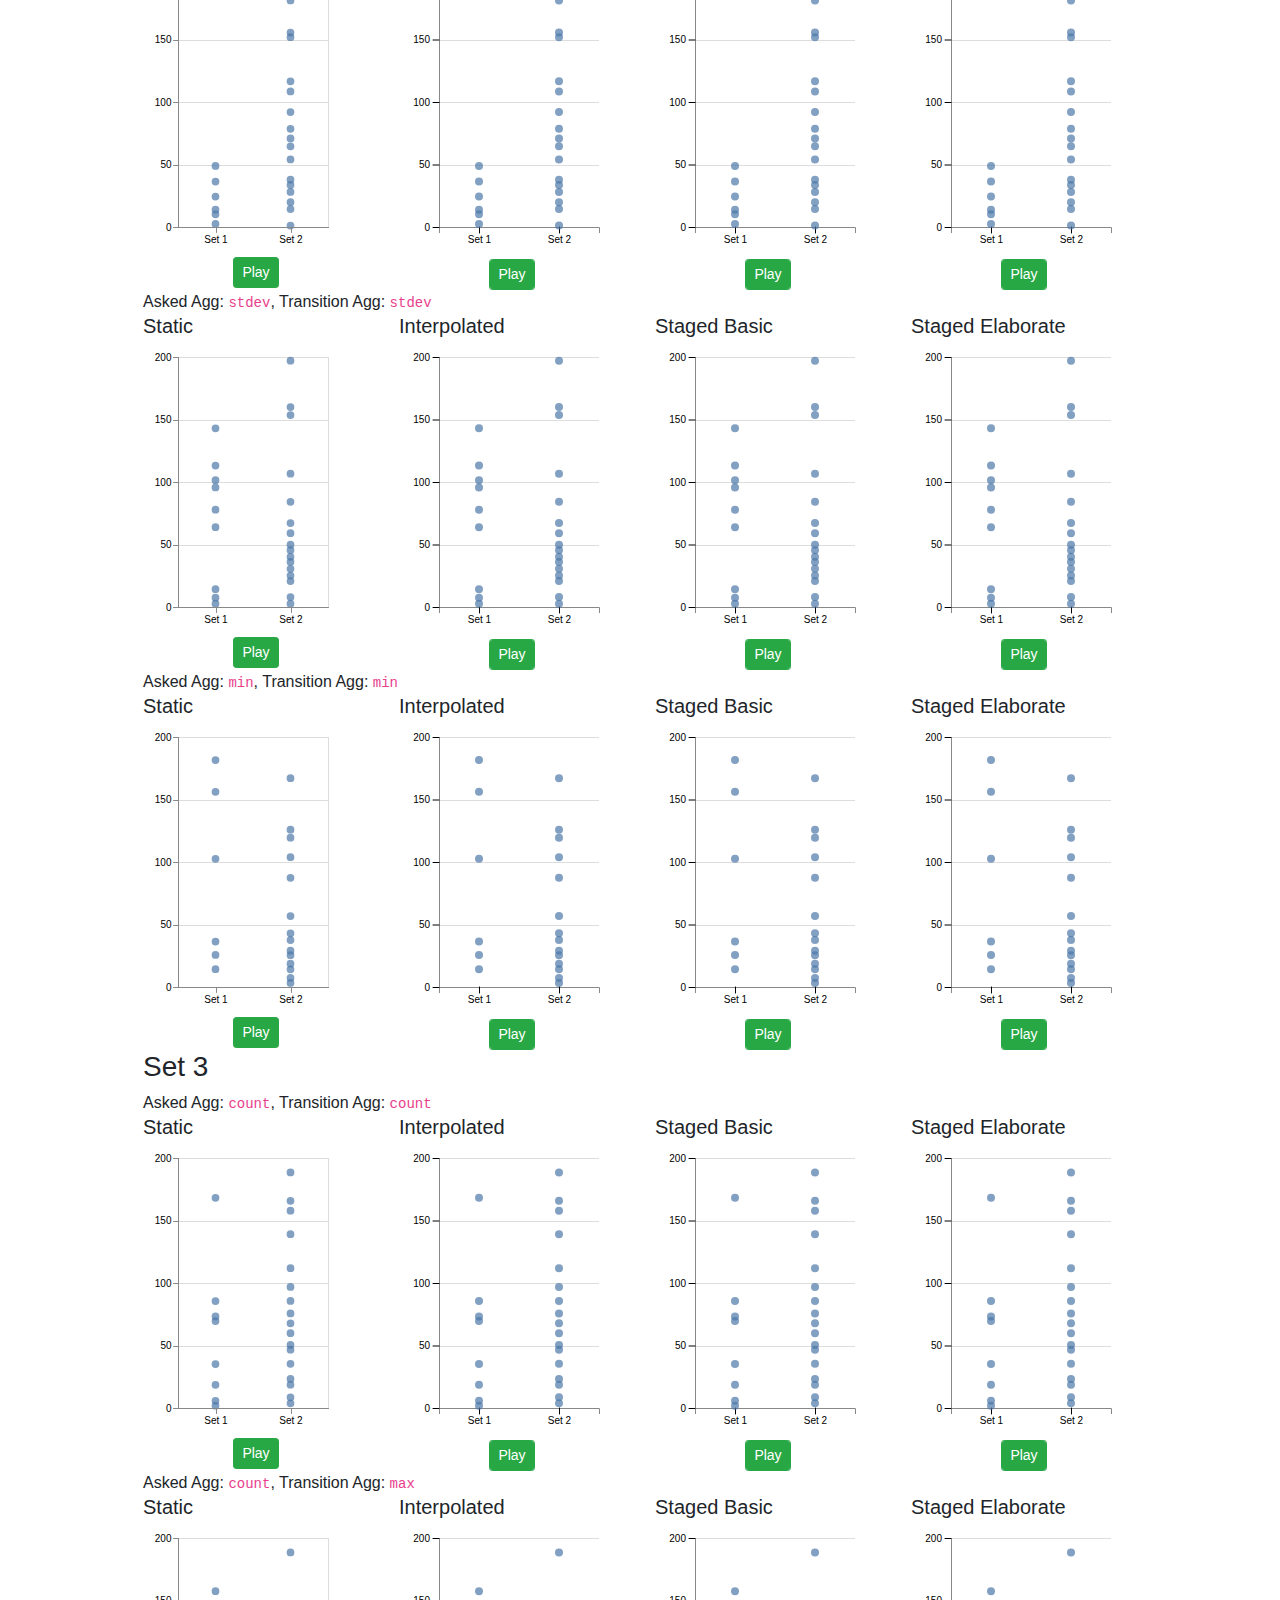
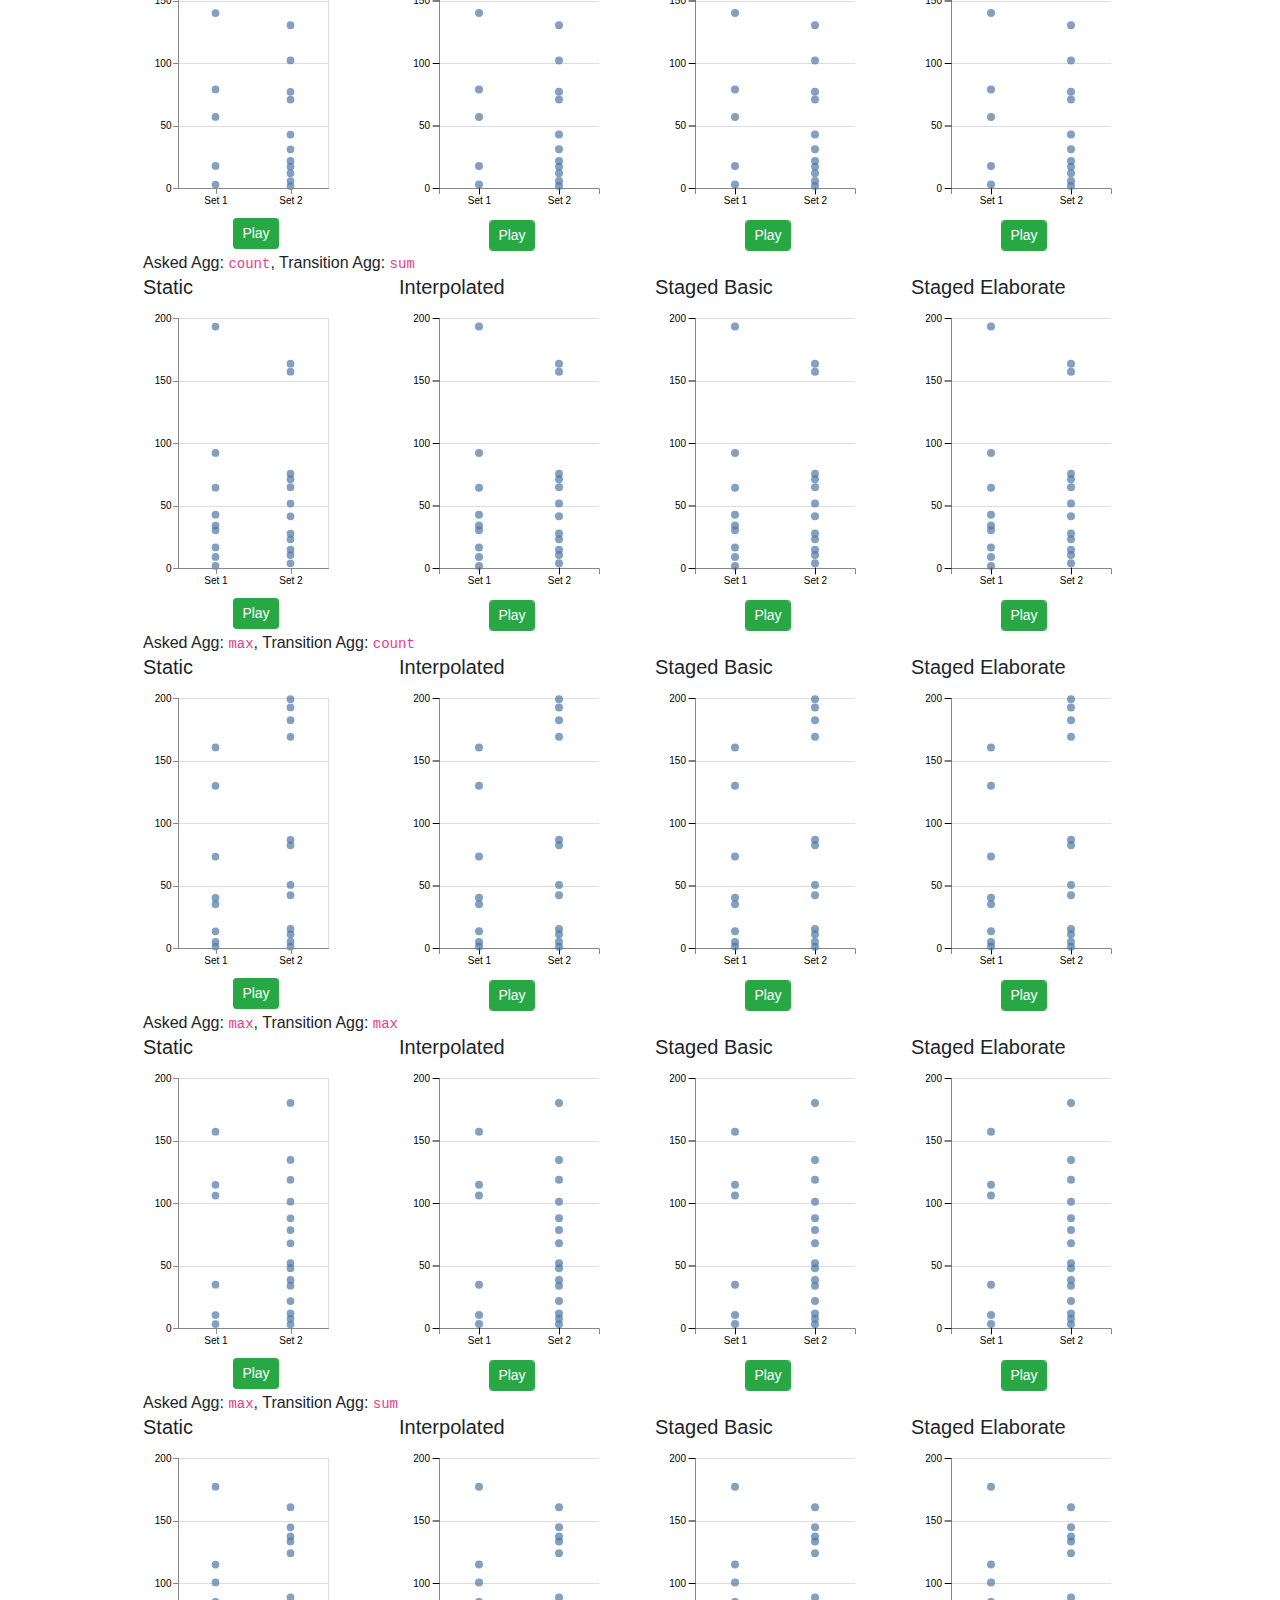
<file: formative-study/stimuli/index.html>
<!DOCTYPE html>
<head>
   <meta charset="utf-8">
  <meta name="viewport" content="width=device-width, initial-scale=1, shrink-to-fit=no">

  <!-- Bootstrap CSS -->
  <link rel="stylesheet" href="css/bootstrap.min.css">
  <script src="js/jquery-3.2.1.slim.min.js"></script>
  <script src="js/d3.v4.min.js"></script>
  <script src="js/vega@3.1.0.js"></script>
  <script src="js/vega-lite@2.2.0.js"></script>
  <script src="js/vega-embed@3.0.0.js"></script>
  <script src="js/util.js"></script>

  <script src="js/base.js"></script>
  <script src="js/animations.js"></script>
  <script src="js/config.js"></script>
  <link rel="stylesheet" href="css/base.css">
</head>

<body>

  <div class="container-fluid" style="max-width: 1024px;">
    <h2>Stimuli of Identification Task (Formative Study)</h2>
    <div id="stimuli" class="mt-5">
    </div>
  </div>
  <script>
const playInterval = 2000;
const devAction = false;
let timeStamp;

const datasetURL = "datasets.json";
const newNames = {
  "static": "Static",
  "baseline": "Interpolated",
  "simple": "Staged Basic",
  "elaborate": "Staged Elaborate",
};
let treatmentName;
init();
function init(){

  d3.json(datasetURL, quizSet => {
    d3.json("treatments.json", treatments => {

      let margin = {top: 11, right: 5, bottom: 40, left: 40};

      initTransitions(treatments, 'label', 'value', {width: 160, height: 250, margin: margin}, quizSet.C);

    });
  });
}



function initTransitions(treatments, xField, yField, plotOpt, quizSet){
  let simple = treatments.simpleAnimation;
  let elaborate = treatments.elaborateAnimation;
  let static = treatments.staticVisualization;
  let baseline = treatments.baselineAnimation;
  let treatmentsArray = [
    {"name":"static", "content": static.aggregations, "treatType": static.treatType},
    {"name":"baseline", "content": baseline.aggregations, "treatType": baseline.treatType},
    {"name":"simple", "content": simple.aggregations, "treatType": simple.treatType},
    {"name":"elaborate", "content": elaborate.aggregations, "treatType":elaborate.treatType }
  ];
  let aggs = ["count", "sum", "max", "min", "avg", "median", "stdev", "iqr"];



  let treatmentN = treatments.simpleAnimation.aggregations.length;
  let containerDiv = $('#stimuli');
  quizSet.forEach((qSet, i) => {
    $('#stimuli').append(`<h3>Set ${i+1}</h3>`);

    qSet.forEach((q, j) => {
      let condition = `${q.textAgg}-${q.animAgg}`;
      let setAggName = `set${i}-${condition}`;

      containerDiv.append(`<span>Asked Agg: <code>${q.textAgg}</code>, Transition Agg: <code>${q.animAgg}</code></span><div class="row" id="${setAggName}"></div>`);
      treatmentsArray.forEach(treatment=>{
        $(`#${setAggName}`).append(`<div class="col col-3"  id="${setAggName}-${treatment.name}"><h5>${newNames[treatment.name]}</h5></div>`);
        let agg = treatment.content.filter(agg => agg.name == q.animAgg)[0];
        agg.treatType = treatment.treatType;
        setTransition(copy(agg), q, `${setAggName}-${treatment.name}` );
      });

    });
  });



  function setTransition(agg, q, targetId){

    let newpOpt = copy(plotOpt);
    newpOpt.noTitle = true;
    if (agg.treatType === "animation") {
      installAnim(targetId, q, agg, newpOpt, xField, yField);
    } else if (agg.treatType === "static") {
      installStatic(targetId, agg.name, q, newpOpt);
    }

  }
}



function installAnim(targetId, q, agg, plotOpt, xField, yField){
  $(`#${targetId}`).append(`
    <div class="visDiv"></div>
    <div class="form-inline justify-content-center anim-control-btn-group">
      <button class="play form-control btn btn-success btn-sm" data-interval="${playInterval}">Play</button>
      <button class="reset form-control btn btn-secondary btn-sm d-none" >Reset</button>
    </div>
  `);
  let aggPlotOpt = copy(plotOpt);
  if (plotOpt.noTitle) {
    aggPlotOpt.yTitle = "";
    aggPlotOpt.postYTitle = "";
  } else {
    aggPlotOpt.yTitle = q.priorYAxisTitle;
    aggPlotOpt.postYTitle = q.postYAxisTitle;
  }

  aggPlotOpt.yDomain = q.referenceDataScale;
  agg.svg = draw(`#${targetId} .visDiv`, copy(q.referenceData), xField, yField, aggPlotOpt);
  agg.fn = typeof(agg.fn) === "string" ? (agg.fn.indexOf(".") >= 0 ? aggregations_old[agg.fn.split(".")[1]] : window[agg.fn]) : agg.fn;

  $(`#${targetId} .play`).on("click", function(e){
    let jqThis = $(this);
    let interval = Number(jqThis.data("interval"));
    $(`#${targetId} .play`).addClass("disabled");
    let playCount = Number($(`#${targetId} .play`).data("playCount")) || 0;
    playCount += 1;
    $(`#${targetId} .play`).data("playCount", playCount);
    console.log(playCount);
    let start = Date.now();
    let end = () => {
      // console.log(Date.now() - start);
      $(`#${targetId} .play`).removeClass("disabled");
      $(`#${targetId} .play`).addClass("d-none");
      $(`#${targetId} .reset`).removeClass("d-none");
    };

    agg.opt.interval = interval;
    agg.fn(agg.svg, agg.opt, end);

  });

  $(`#${targetId} .reset`).on("click", function(e){


    $(`#${targetId} .play`).removeClass("d-none");
    $(`#${targetId} .reset`).addClass("d-none");
    $(`#${targetId} .visDiv`).children("svg").remove();
    agg.svg = draw(`#${targetId} .visDiv`, copy(q.referenceData), xField, yField, aggPlotOpt);

  });
}

function installStatic(targetId, aggName, q, opt){
  const nameMapper = {
    "count" : "count",
    "sum" : "sum",
    "max" : "max",
    "min" : "min",
    "median" : "median",
    "avg" : "mean"
  }
  q.name = q.animAgg;
  $(`#${targetId}`).append(`
    <div class="cuts">
      <div class="cut0"></div>
      <div class="cut1 d-none"></div>
    </div>
    <div class="btn-flips text-center" role="group" aria-label="...">
      <button class="flip btn btn-success btn-sm flip0" data-current="0" data-target="1">Play</button>
      <button class="flip btn btn-secondary btn-sm flip1 d-none" data-current="1" data-target="2">Reset</button>
    </div>
  `);

  // Draw Raw distribution
  let rawSpec = copy(problemSpec);
  rawSpec.data = { "values": q.referenceData };
  rawSpec.encoding.y.scale  = {"domain": q.referenceDataScale}
  rawSpec.encoding.x.axis = {"title": null, "labels": true, "labelAngle": 0};
  rawSpec.width = 150;
  if (opt && opt.noTitle) {
    rawSpec.encoding.y.axis.title = null;
  }

  vegaEmbed(`#${targetId} .cut0`, rawSpec, {actions: false, renderer: "svg"});


  // Draw Aggregated distribution
  let aggSpec;
  if (["stdev", "iqr"].indexOf((q.name )) >= 0) {
    aggSpec = copy(choiceSpecRange);
    let grouped = d3.nest()
      .key(d => d.label)
      .rollup(items => {
      if (q.name === "stdev") {
        let mean = d3.mean(items, item=>item.value);
        let stdev = d3.deviation(items, item=>item.value);
        return {
          "upper": mean + stdev,
          "middle":mean,
          "lower": mean - stdev
        };
      } else {
        return {
          "upper": d3.quantile(items, 0.75, d => d.value),
          "middle": d3.quantile(items, 0.5, d => d.value),
          "lower": d3.quantile(items, 0.25, d => d.value)
        };
      }
    }).entries(q.referenceData);
    aggSpec.data[0].values = grouped.map(g=> {
      return {
        "label": g.key,
        "upper": g.value.upper,
        "middle": g.value.middle,
        "lower": g.value.lower
      };
    })
    // aggSpec.data[0].values = q.referenceData;
    aggSpec.scales[1].domain = q.choiceDataScale;
    if (q.name === "iqr") {
      aggSpec.axes[1].title = q.postYAxisTitle;
    } else if (q.name === "stdev") {
      aggSpec.axes[1].title = q.postYAxisTitle;
    }
    if (opt && opt.noTitle) {
      aggSpec.axes[1].title = null;
    }
    aggSpec.scales[0].paddingInner = 0.6;
    aggSpec.scales[0].paddingOuter = 0.3;
  } else {
    aggSpec = copy(problemSpec);
    aggSpec.encoding.x.axis = {"title": null, "labels": true, "labelAngle": 0};
    aggSpec.data = { "values": q.referenceData };
    aggSpec.width = 150;
    aggSpec.encoding.y.aggregate = nameMapper[q.name];
    aggSpec.encoding.opacity = {"value":0.7};
    aggSpec.encoding.y.scale = {"domain":  q.choiceDataScale};
    aggSpec.encoding.y.axis.title = q.postYAxisTitle;
    aggSpec.encoding.y.axis.tickCount = 5;
    if (opt && opt.noTitle) {
      aggSpec.encoding.y.axis.title = null;
    }
  }

  vegaEmbed(`#${targetId} .cut1`, aggSpec, {actions: false, renderer: "svg"});


  $(`#${targetId} .flip`).on("click", function(event){
    let next = Number($(this).data("target")) % 2;
    let current = Number($(this).data("current")) % 2;
    $(`#${targetId} .cuts .cut${next}`).removeClass("d-none");
    $(`#${targetId} .cuts .cut${current}`).addClass("d-none");
    $(`#${targetId} .btn-flips button`).addClass("d-none");
    $(`#${targetId} .flip${next}`).removeClass("d-none");

  })
}


  </script>
</body>
</file>
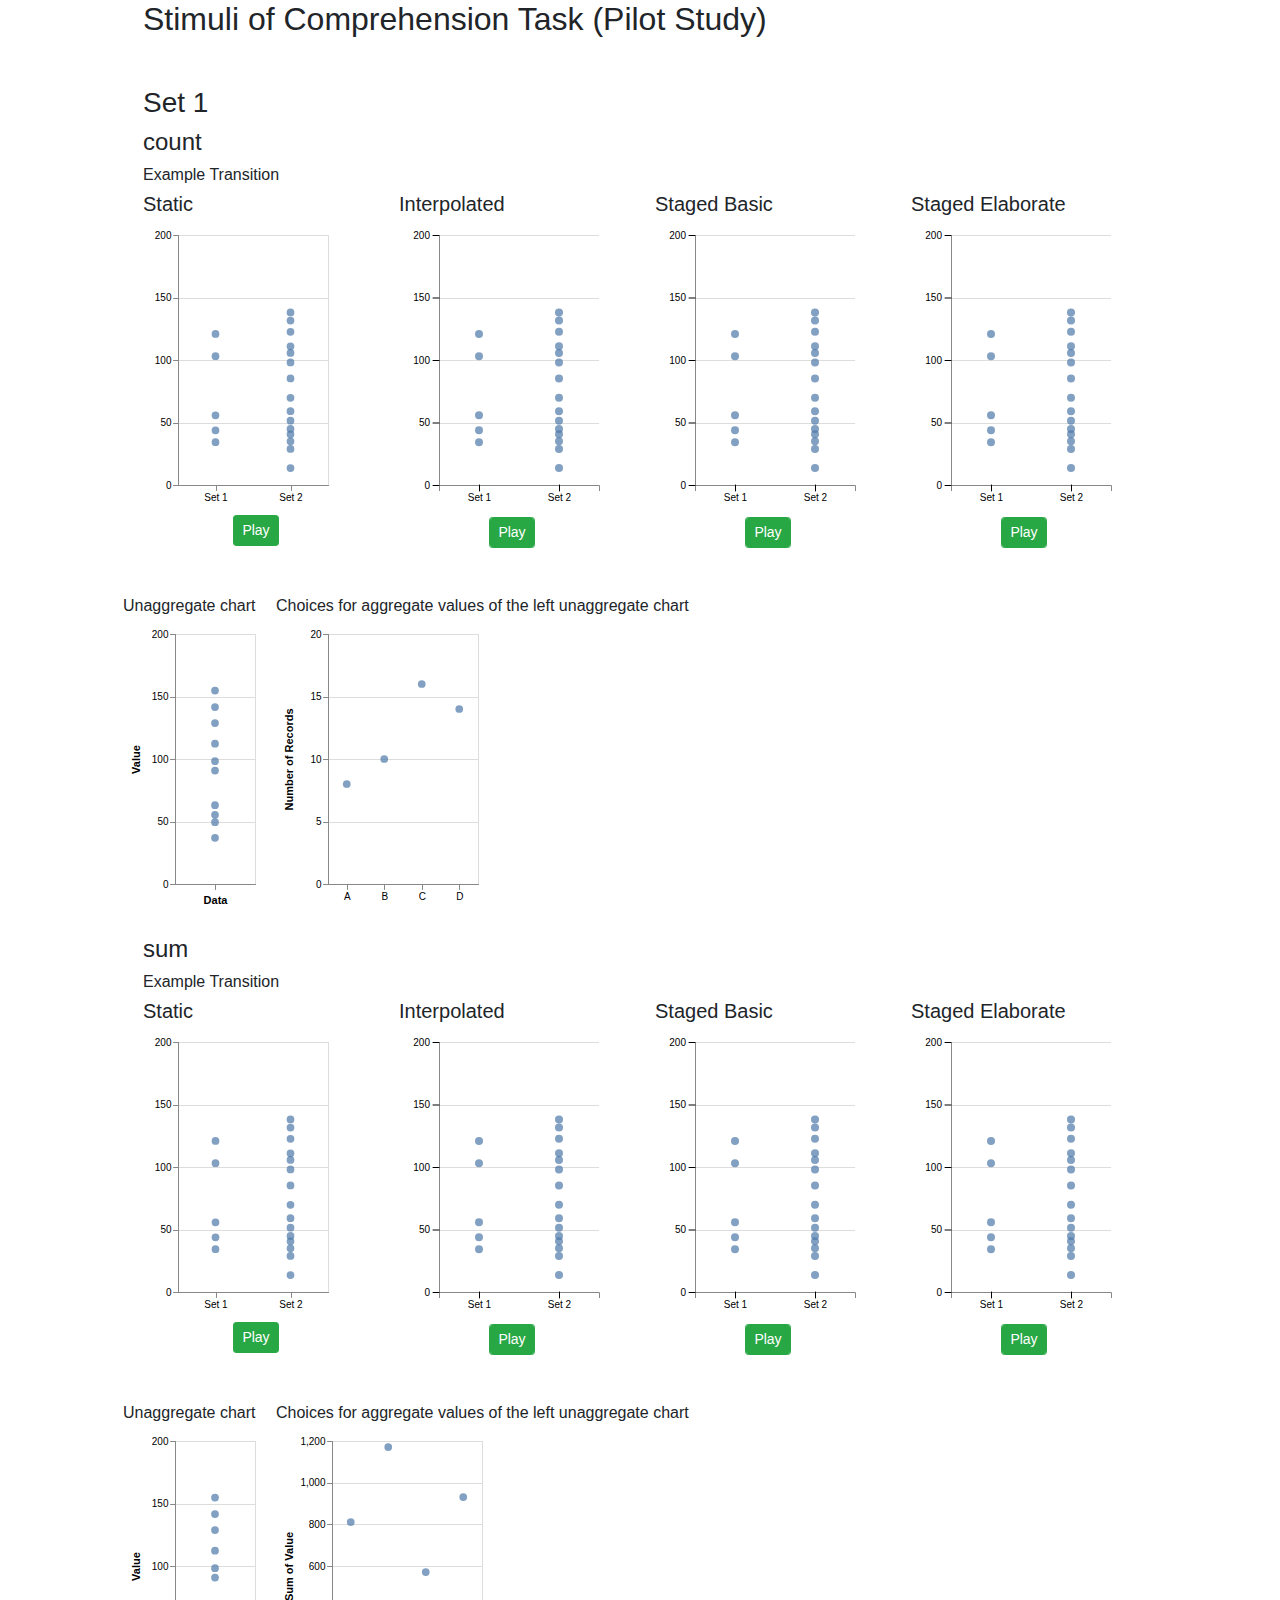
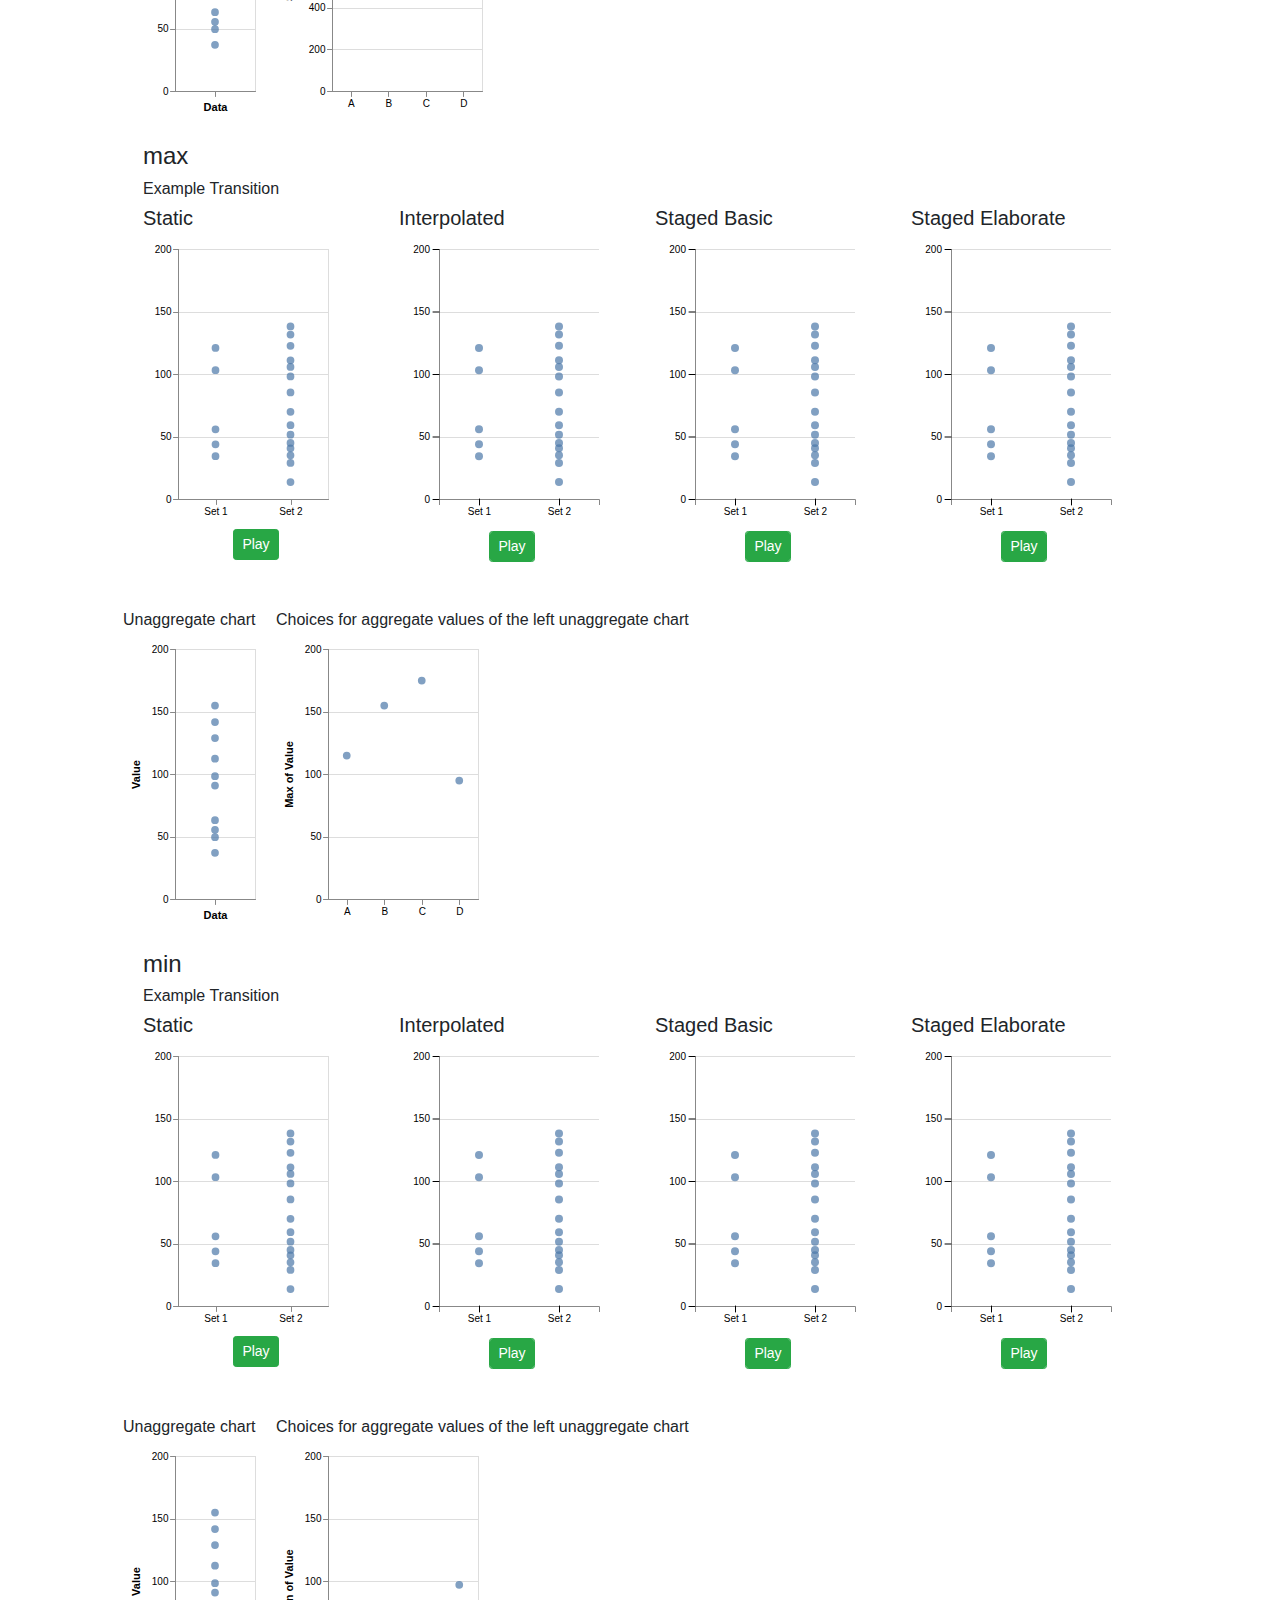
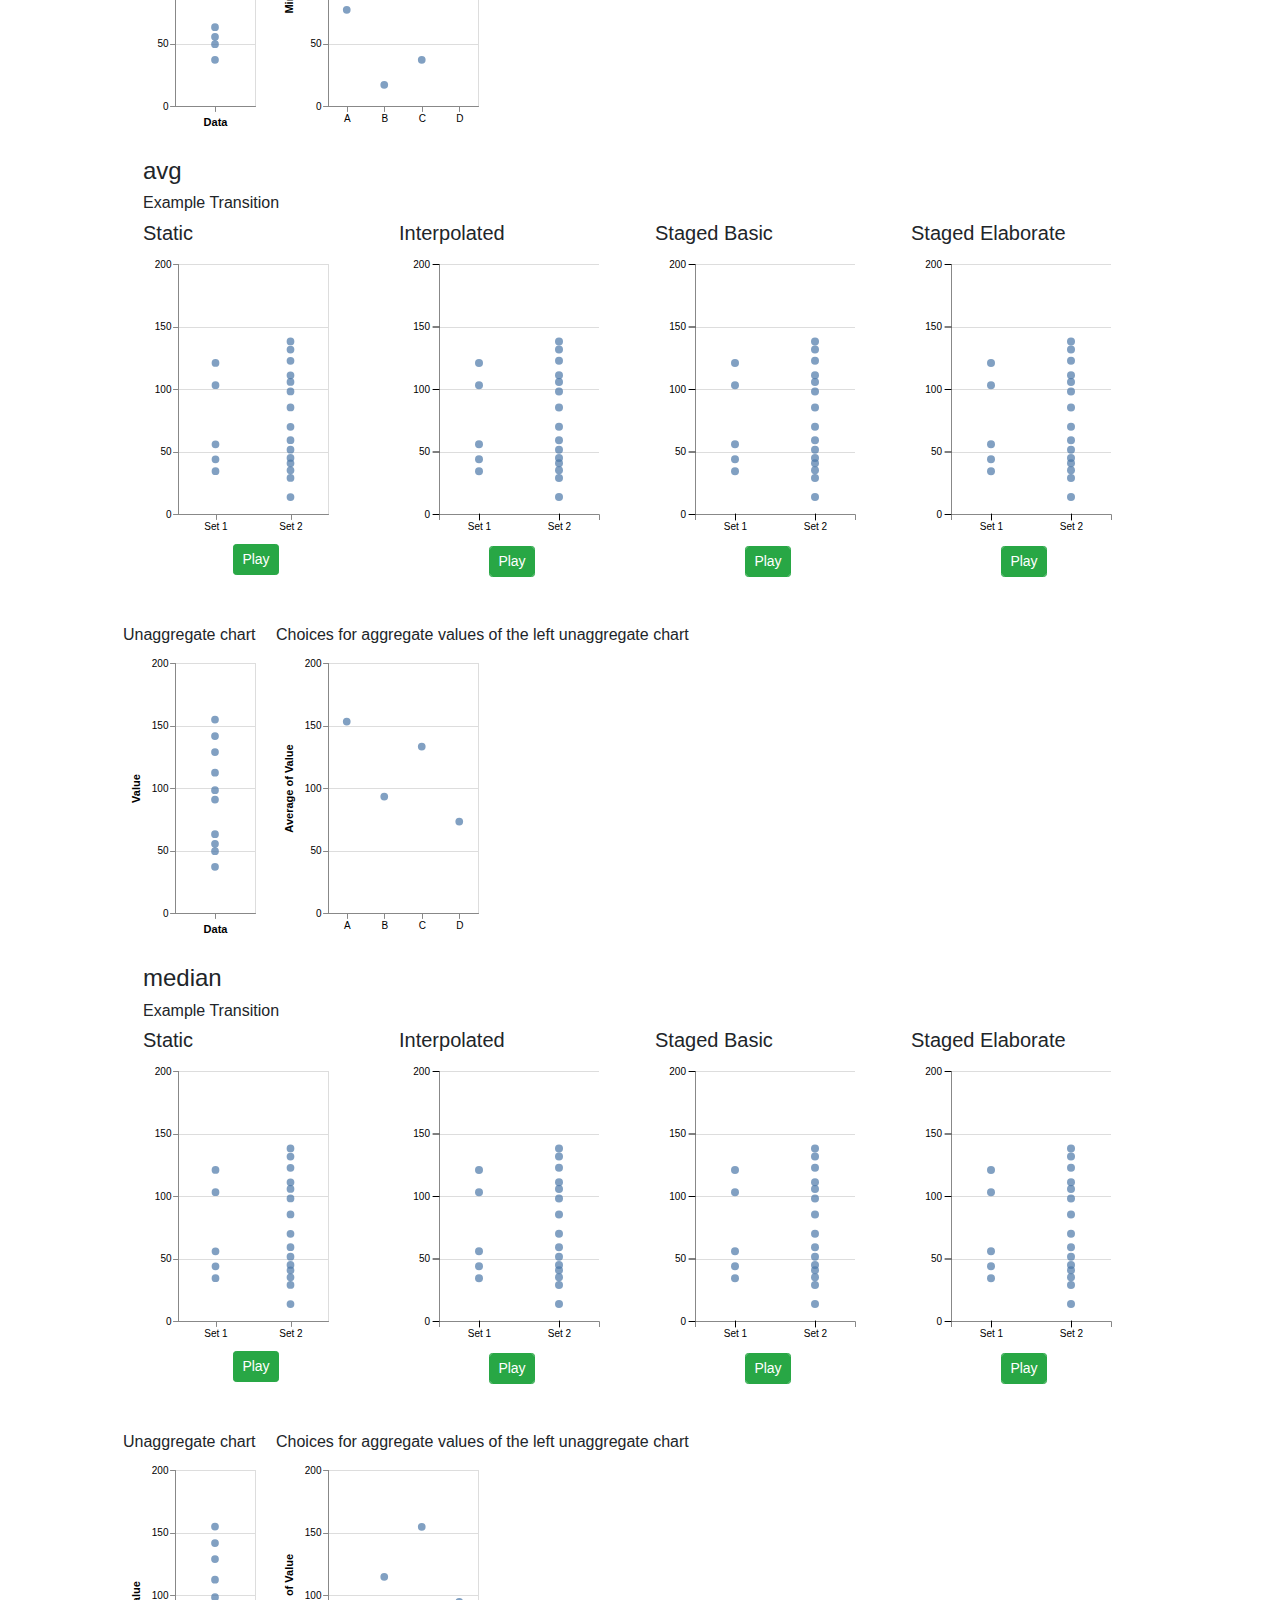
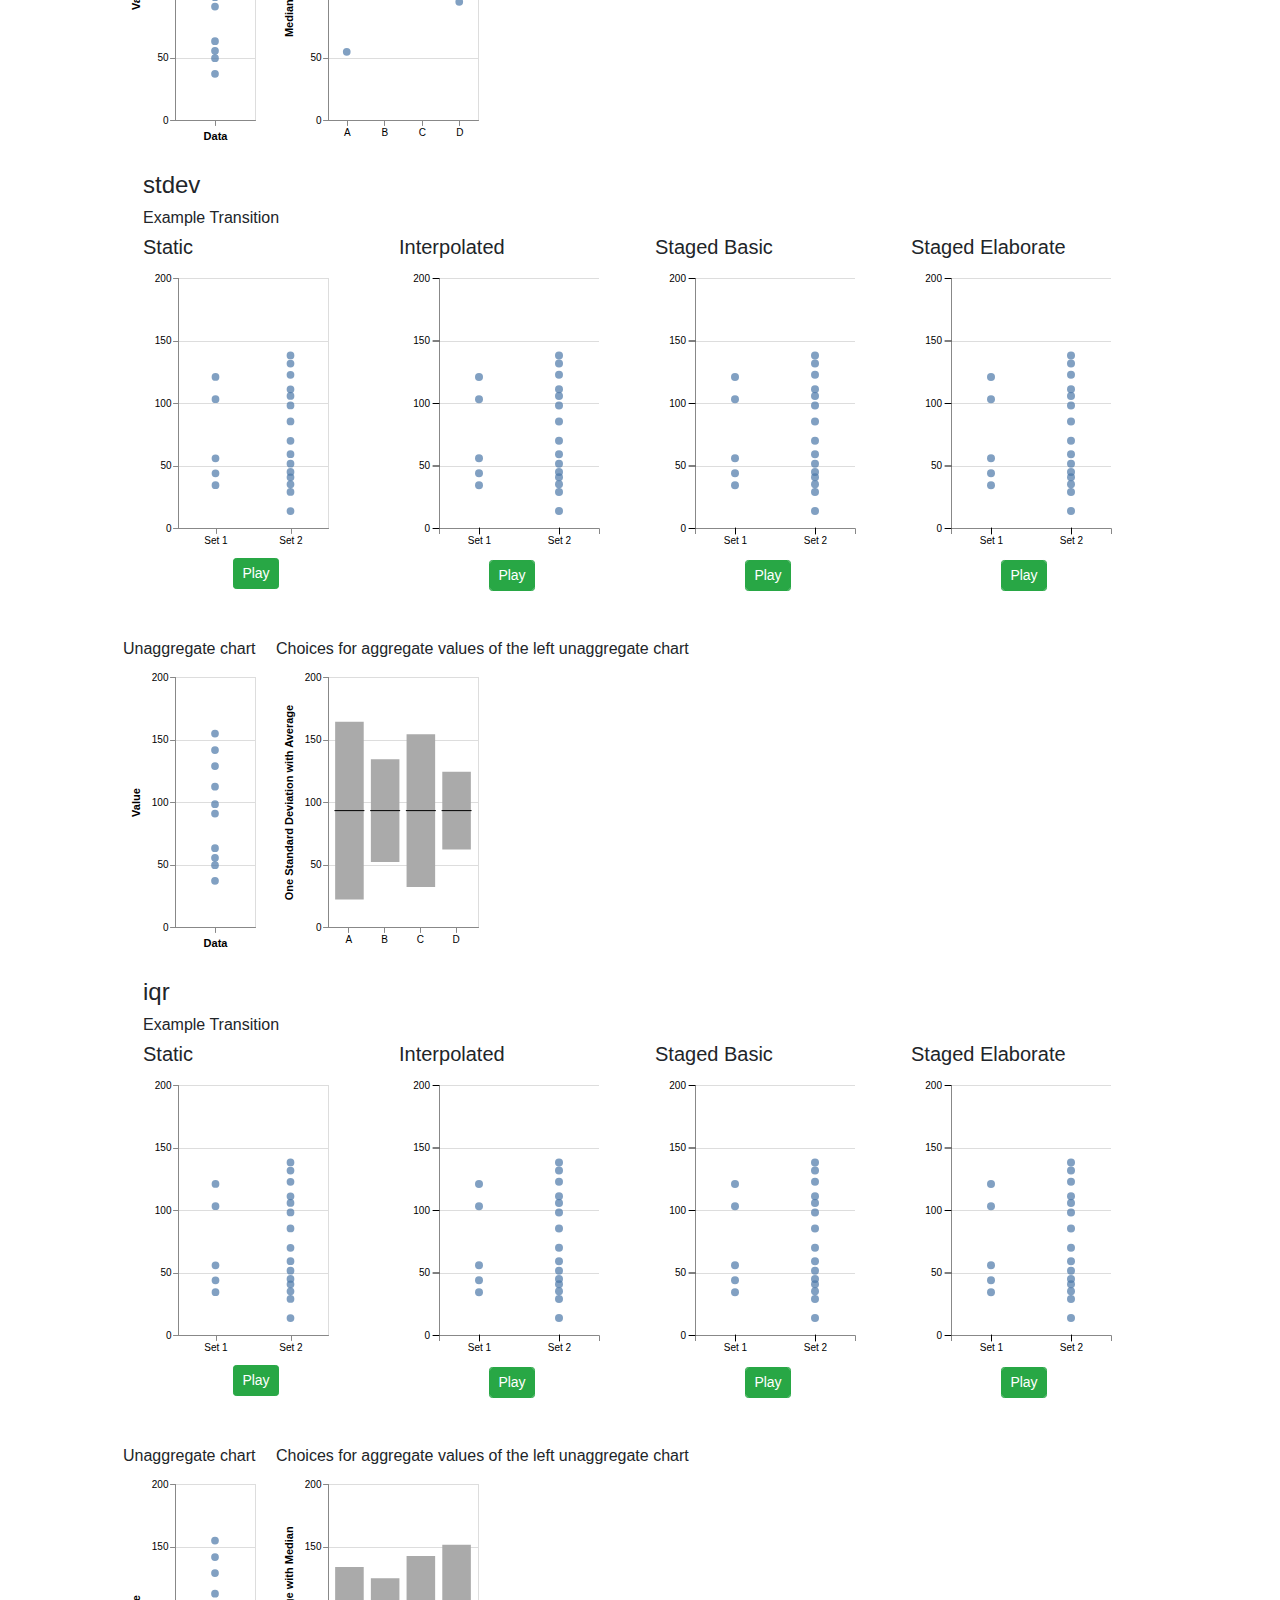
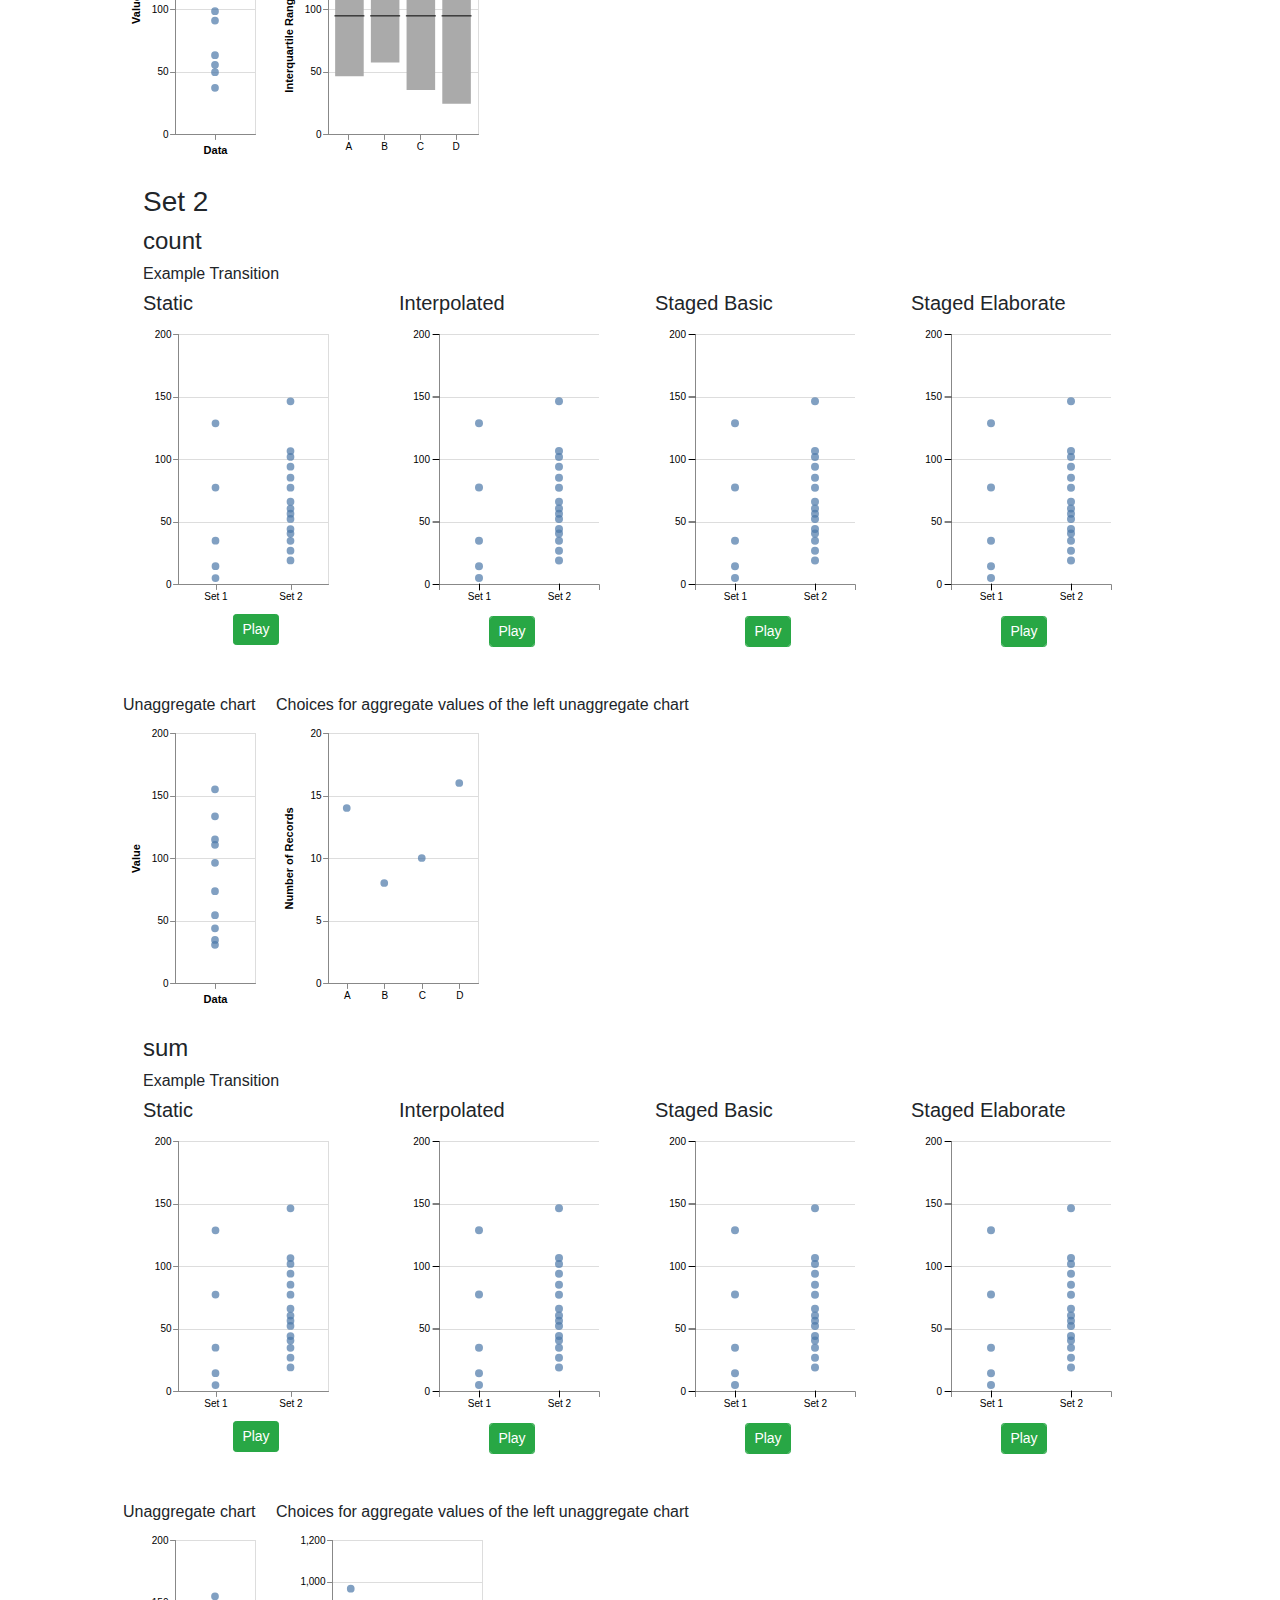
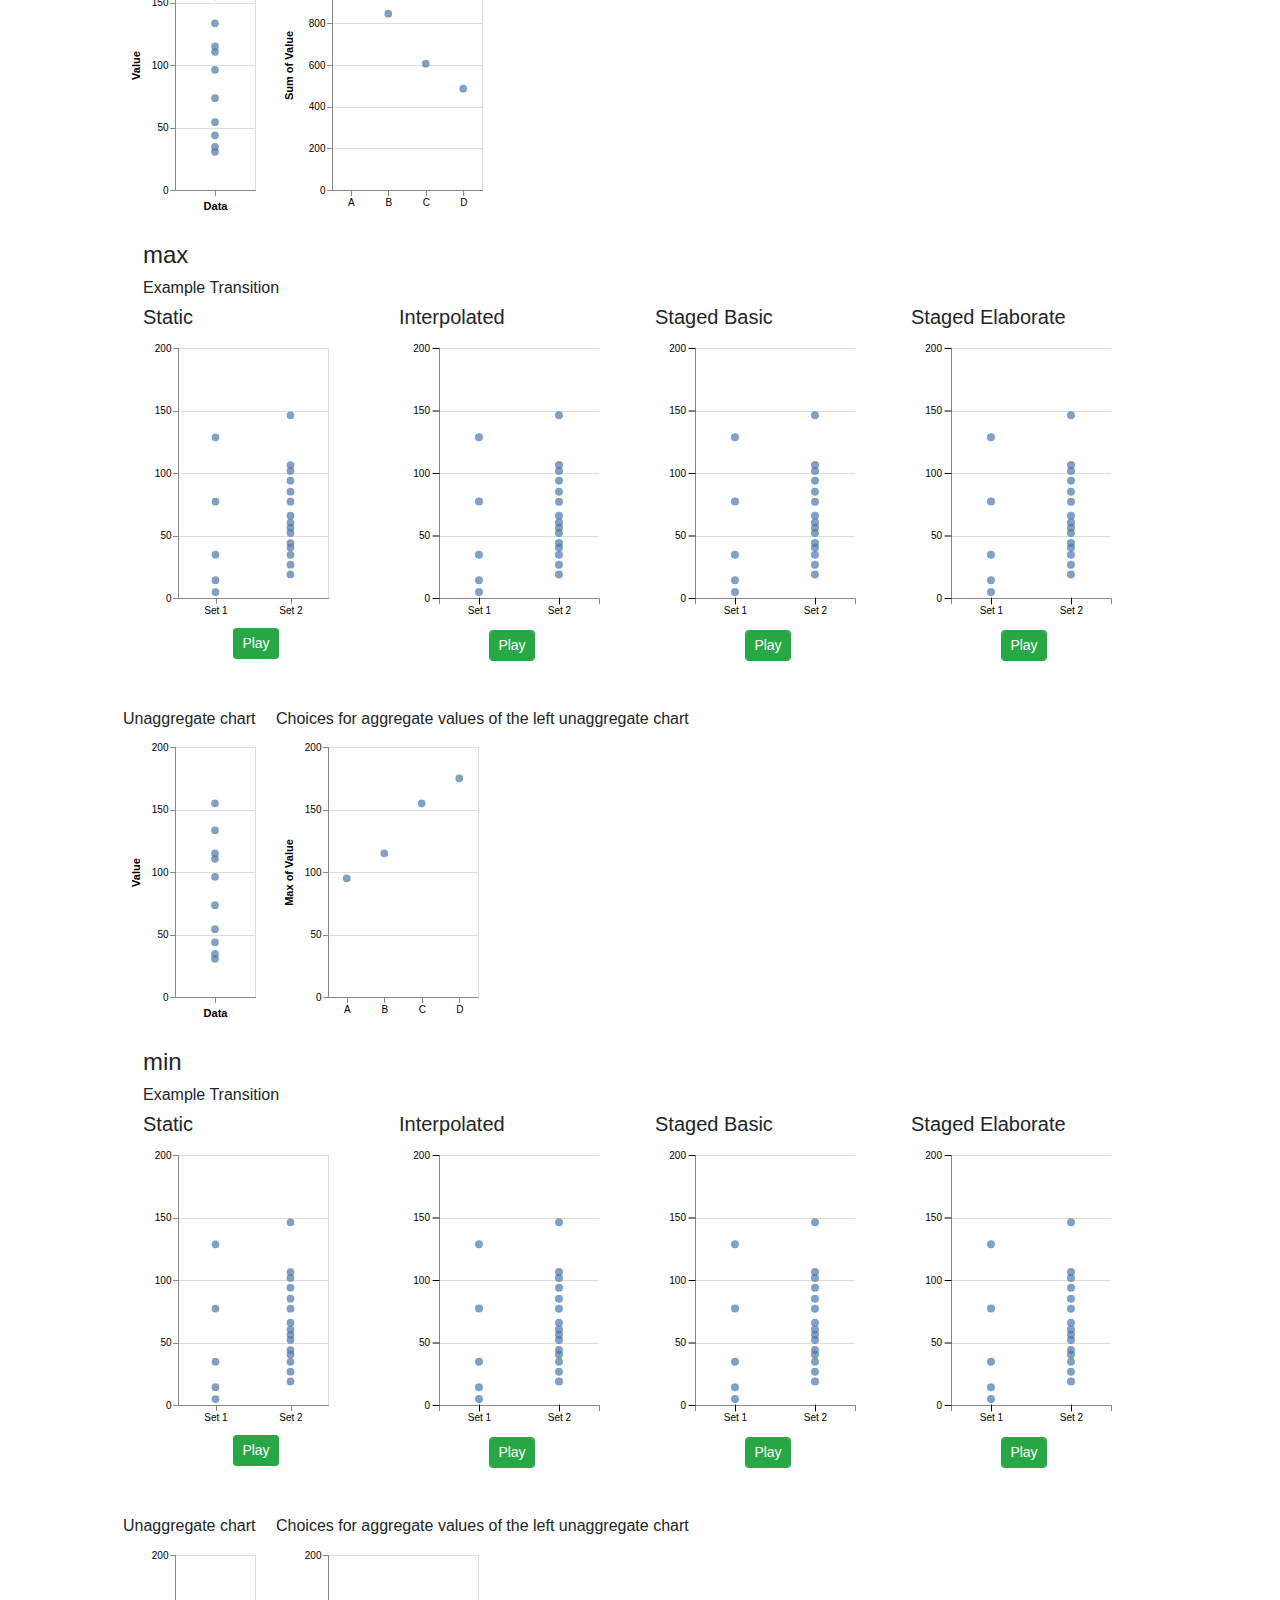
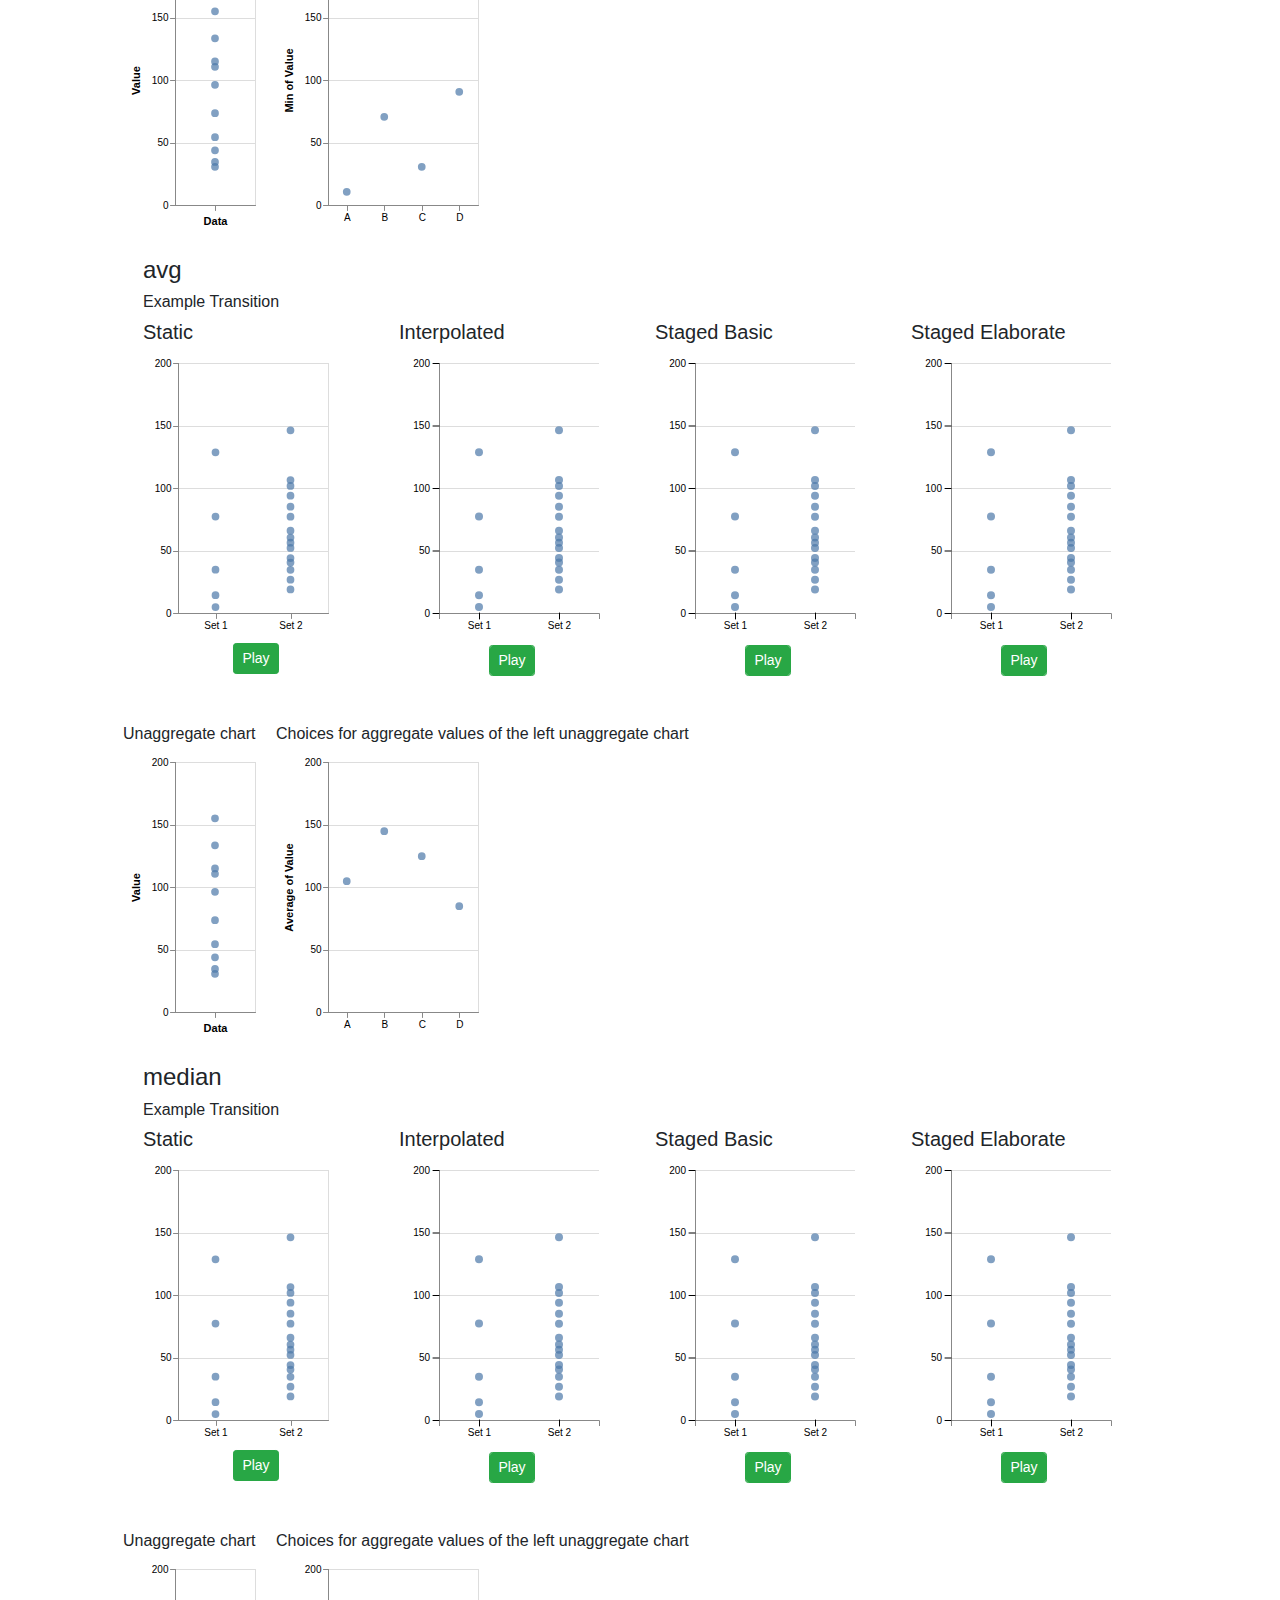
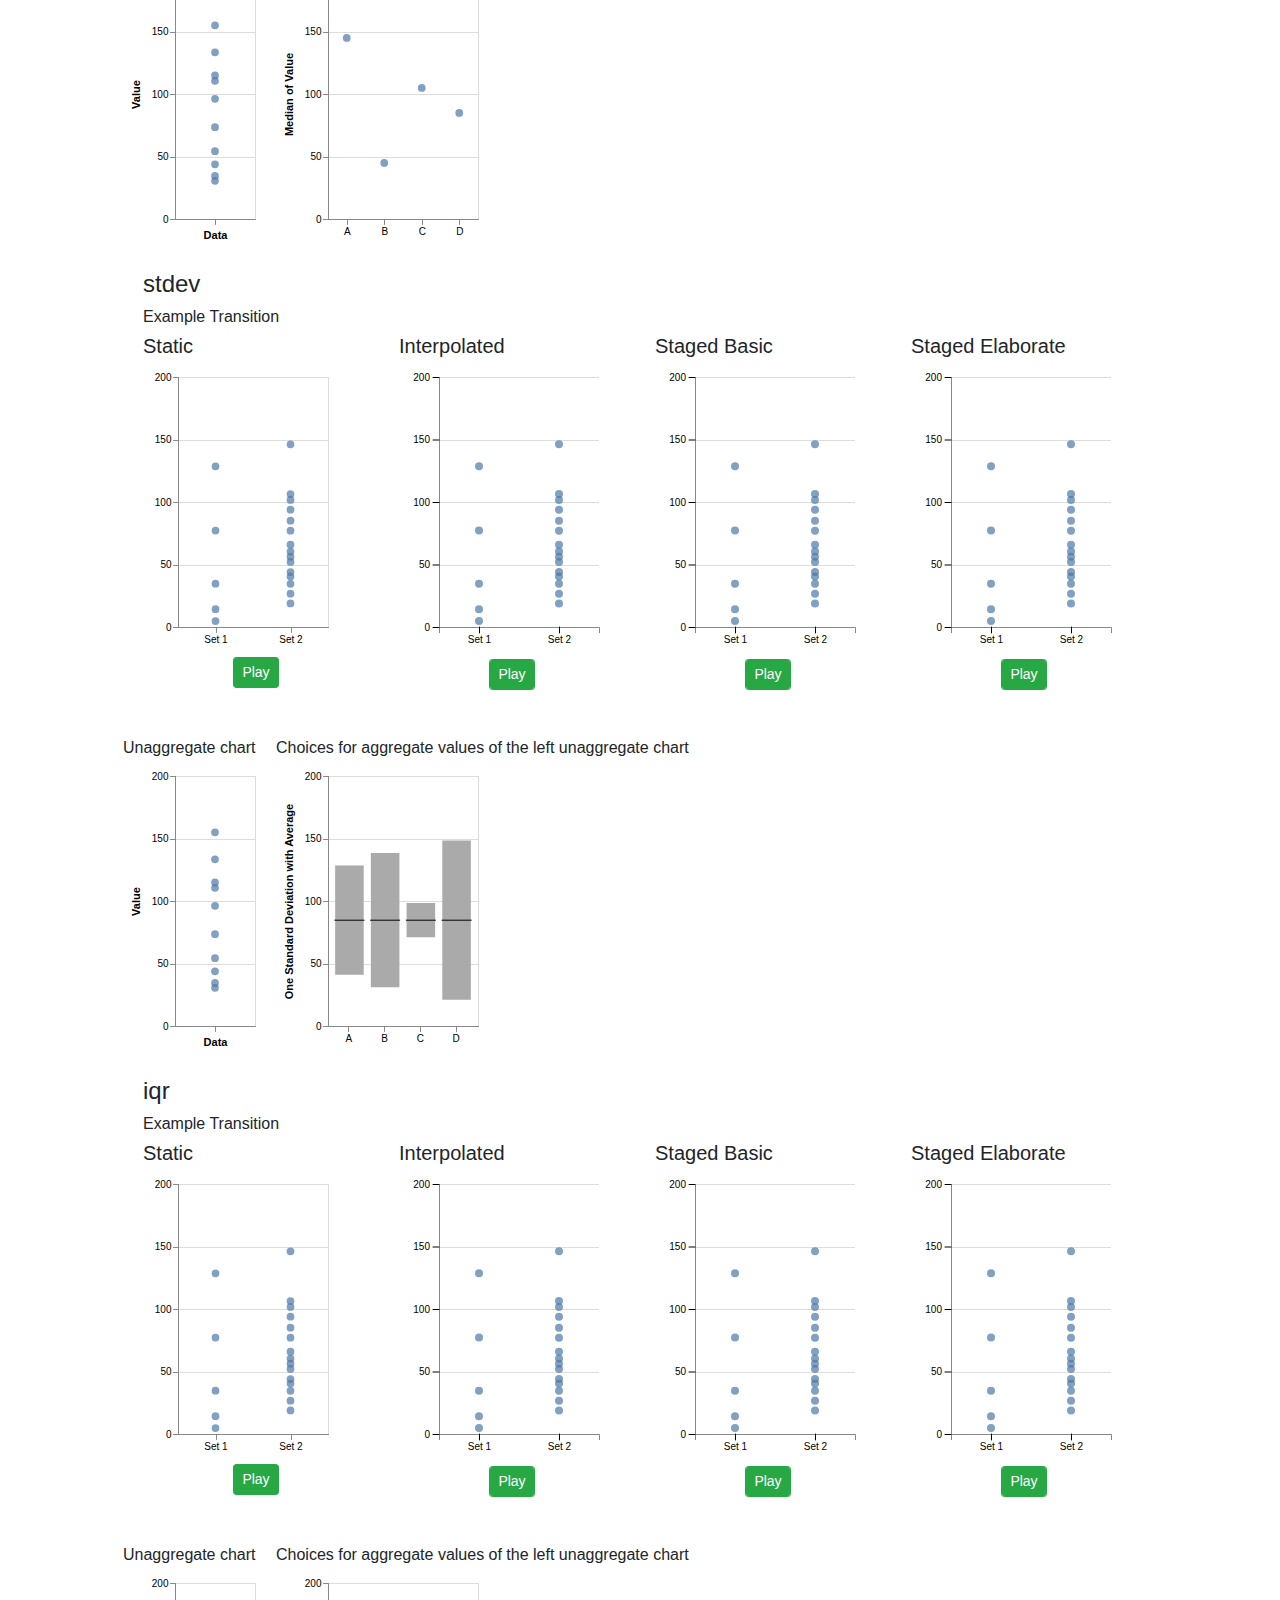
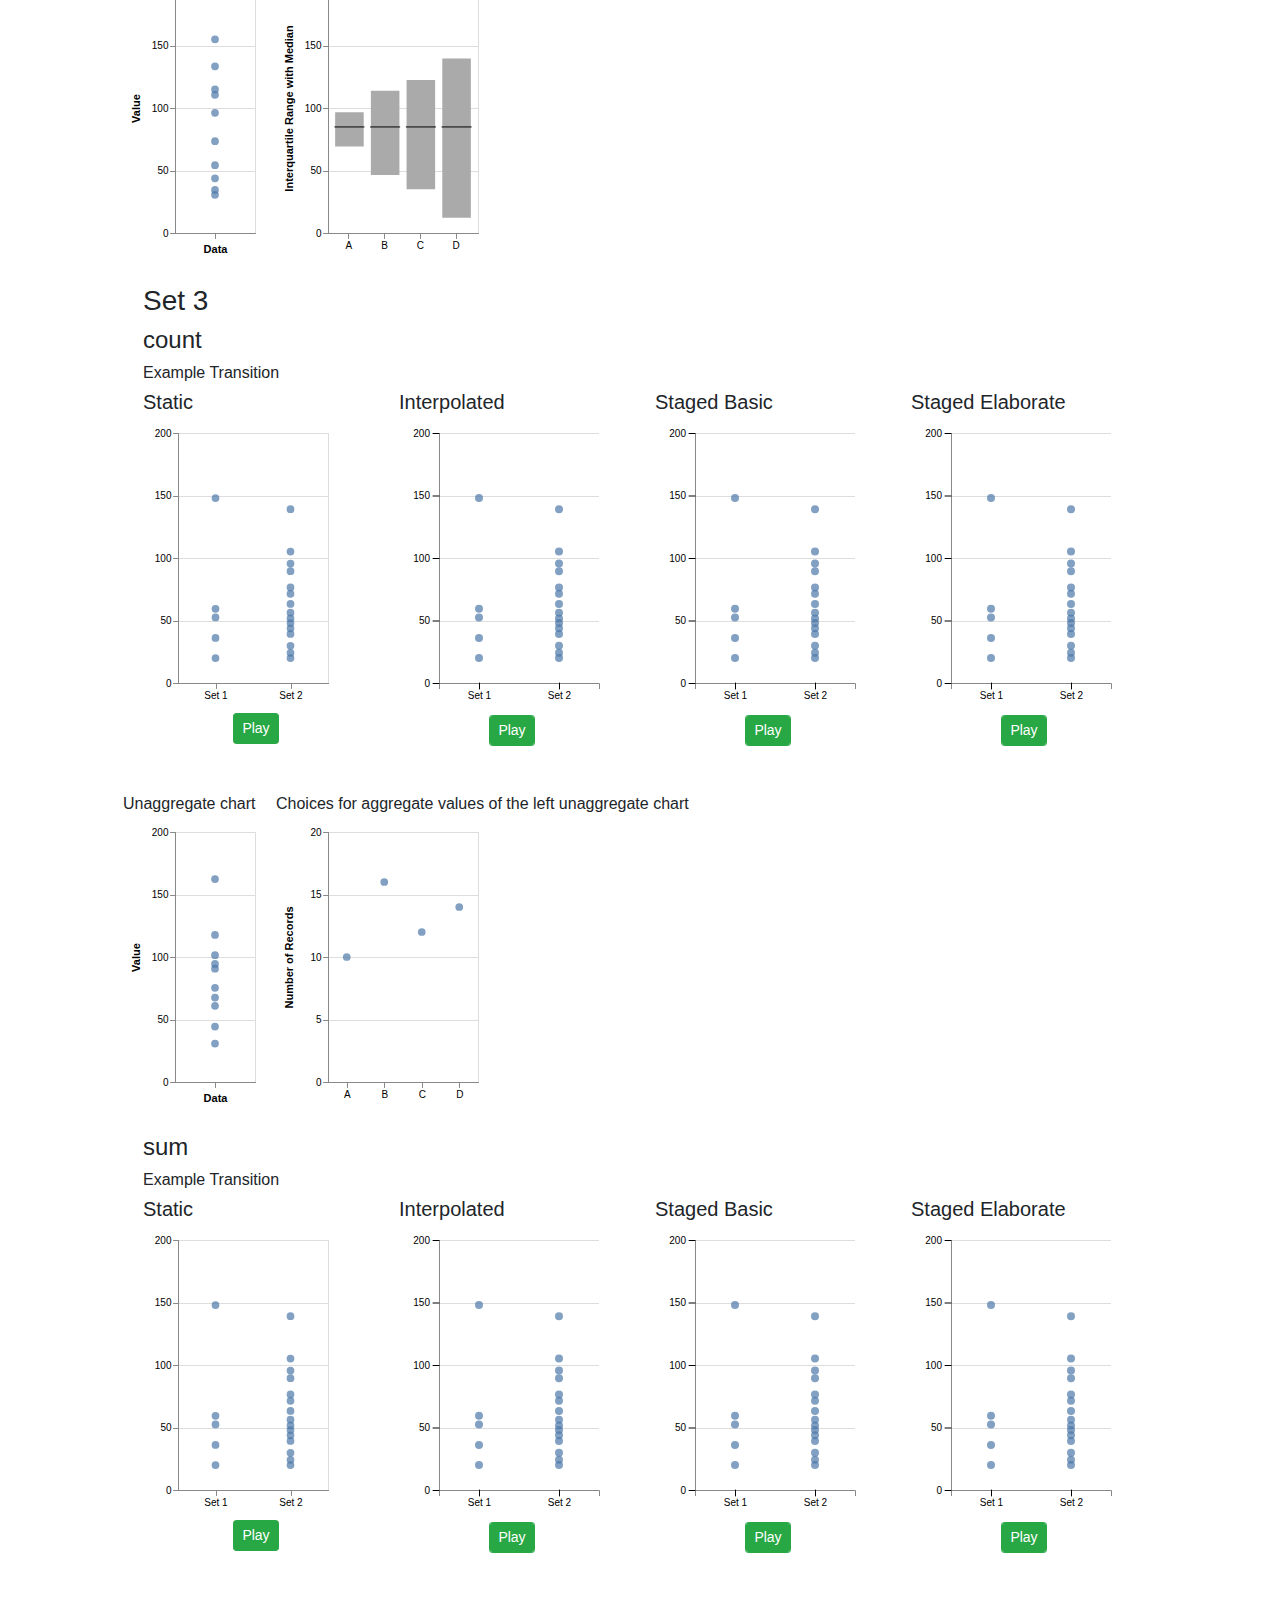
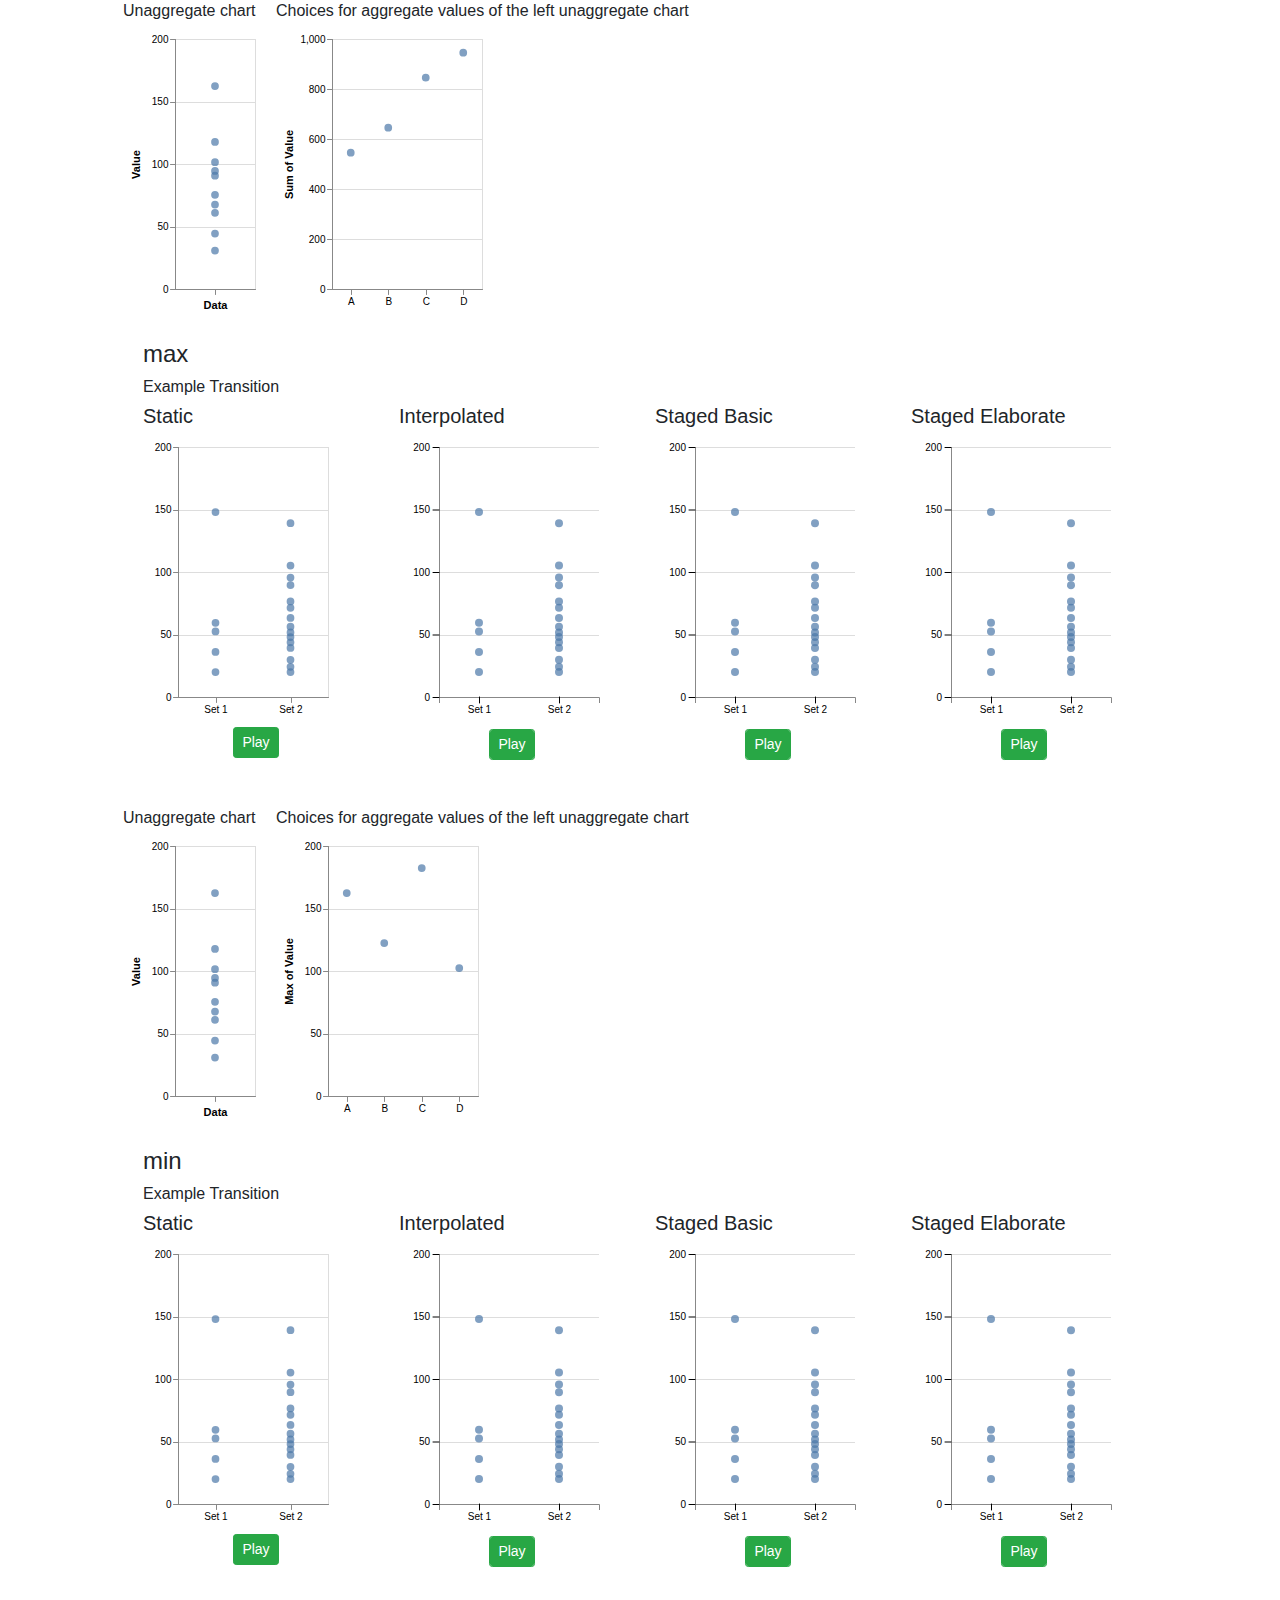
<file: pilot/stimuli/stimuli_overview_comprehension_task.html>
<!DOCTYPE html>
<head>
   <meta charset="utf-8">
  <meta name="viewport" content="width=device-width, initial-scale=1, shrink-to-fit=no">

  <!-- Bootstrap CSS -->
  <link rel="stylesheet" href="css/bootstrap.min.css">
  <script src="js/jquery-3.2.1.slim.min.js"></script>
  <script src="js/d3.v4.min.js"></script>
  <script src="js/vega@3.1.0.js"></script>
  <script src="js/vega-lite@2.2.0.js"></script>
  <script src="js/vega-embed@3.0.0.js"></script>
  <script src="js/util.js"></script>

  <script src="js/base.js"></script>
  <script src="js/animations.js"></script>
  <script src="js/config.js"></script>
  <link rel="stylesheet" href="css/base.css">
</head>

<body>

  <div class="container-fluid" style="max-width: 1024px;">
    <h2>Stimuli of Comprehension Task (Pilot Study)</h2>
    <div id="stimuli" class="mt-5">
    </div>
  </div>
  <script>
const playInterval = 2000;
const devAction = false;
let timeStamp;

const datasetURL = "datasets.json";
const newNames = {
  "static": "Static",
  "baseline": "Interpolated",
  "simple": "Staged Basic",
  "elaborate": "Staged Elaborate",
};
let treatmentName;
init();
function init(){

  d3.json(datasetURL, quizSet => {
    d3.json("treatments.json", treatments => {

      let margin = {top: 11, right: 5, bottom: 40, left: 40};

      initTransitions(treatments, 'label', 'value', {width: 160, height: 250, margin: margin}, quizSet.A);

    });
  });
}



function initTransitions(treatments, xField, yField, plotOpt, quizSet){
  let simple = treatments.simpleAnimation;
  let elaborate = treatments.elaborateAnimation;
  let static = treatments.staticVisualization;
  let baseline = treatments.baselineAnimation;
  let treatmentsArray = [
    {"name":"static", "content": static.aggregations, "treatType": static.treatType},
    {"name":"baseline", "content": baseline.aggregations, "treatType": baseline.treatType},
    {"name":"simple", "content": simple.aggregations, "treatType": simple.treatType},
    {"name":"elaborate", "content": elaborate.aggregations, "treatType":elaborate.treatType }
  ];
  let aggs = ["count", "sum", "max", "min", "avg", "median", "stdev", "iqr"];



  let treatmentN = treatments.simpleAnimation.aggregations.length;
  let containerDiv = $('#stimuli');
  quizSet.forEach((qSet, i) => {
    $('#stimuli').append(`<h3>Set ${i+1}</h3>`);
    aggs.forEach((aggName, j) => {
      let setAggName = `set${i}-${aggName}`;
      let q = qSet.filter(q=> (q.name || q.animAgg) === aggName)[0];
      containerDiv.append(`<h4>${aggName}</h4><h6>Example Transition</h6><div class="row" id="${setAggName}"></div>`);
      
      treatmentsArray.forEach(treatment=>{
        $(`#${setAggName}`).append(`<div class="col col-3"  id="${setAggName}-${treatment.name}"><h5>${newNames[treatment.name]}</h5></div>`);
        let agg = treatment.content.filter(agg => agg.name == aggName)[0];
        agg.treatType = treatment.treatType;
        setTransition(copy(agg), q, `${setAggName}-${treatment.name}` );
      });

      let fromElm = $(`#${setAggName}`);
      fromElm.append(`
        <div class="form-row question justify-content-center mb-3 mt-5">
          <div class=" vis-container" style="display: flex;">
            <div class="mr-3 "><h6>Unaggregate chart</h6>
              <div id="${setAggName}-problem-vis" ></div>
            </div>
            <div><h6>Choices for aggregate values of the left unaggregate chart</h6>
              <div id="${setAggName}-choice-vis"></div>
            </div>
          </div>
        </div>
      `);

      let probSpec = copy(problemSpec);
      probSpec.data = { "values": q.problemData };
      probSpec.encoding.y.scale  = {"domain": q.problemDataScale}

      let spec;
      if (["stdev", "iqr"].indexOf(q.name) >= 0) {
        spec = copy(choiceSpecRange);
        spec.data[0].values = q.choiceData;
        spec.scales[1].domain = q.choiceDataScale;
        if (q.name === "iqr") {
          spec.axes[1].title = q.postYAxisTitle;
        } else if (q.name === "stdev") {
          spec.axes[1].title = q.postYAxisTitle;
        }
      } else {
        spec = copy(choiceSpec);
        spec.data = { "values": q.choiceData };
        spec.encoding.y.scale = {"domain": q.choiceDataScale};
        spec.encoding.y.axis.title = q.postYAxisTitle;
      }
      vegaEmbed(`#${setAggName}-choice-vis`, copy(spec), {actions: devAction, renderer: "svg"});
      vegaEmbed(`#${setAggName}-problem-vis`, copy(probSpec), {actions: devAction, renderer: "svg"});

    });
  });



  function setTransition(agg, q, targetId){

    let newpOpt = copy(plotOpt);
    newpOpt.noTitle = true;
    if (agg.treatType === "animation") {
      installAnim(targetId, q, agg, newpOpt, xField, yField);
    } else if (agg.treatType === "static") {
      installStatic(targetId, agg.name, q, newpOpt);
    }

  }
}



function installAnim(targetId, q, agg, plotOpt, xField, yField){
  $(`#${targetId}`).append(`
    <div class="visDiv"></div>
    <div class="form-inline justify-content-center anim-control-btn-group">
      <button class="play form-control btn btn-success btn-sm" data-interval="${playInterval}">Play</button>
      <button class="reset form-control btn btn-secondary btn-sm d-none" >Reset</button>
    </div>
  `);
  let aggPlotOpt = copy(plotOpt);
  if (plotOpt.noTitle) {
    aggPlotOpt.yTitle = "";
    aggPlotOpt.postYTitle = "";
  } else {
    aggPlotOpt.yTitle = q.priorYAxisTitle;
    aggPlotOpt.postYTitle = q.postYAxisTitle;
  }

  aggPlotOpt.yDomain = q.referenceDataScale;
  agg.svg = draw(`#${targetId} .visDiv`, copy(q.referenceData), xField, yField, aggPlotOpt);
  agg.fn = typeof(agg.fn) === "string" ? (agg.fn.indexOf(".") >= 0 ? aggregations_old[agg.fn.split(".")[1]] : window[agg.fn]) : agg.fn;

  $(`#${targetId} .play`).on("click", function(e){
    let jqThis = $(this);
    let interval = Number(jqThis.data("interval"));
    $(`#${targetId} .play`).addClass("disabled");
    let playCount = Number($(`#${targetId} .play`).data("playCount")) || 0;
    playCount += 1;
    $(`#${targetId} .play`).data("playCount", playCount);
    console.log(playCount);
    let start = Date.now();
    let end = () => {
      // console.log(Date.now() - start);
      $(`#${targetId} .play`).removeClass("disabled");
      $(`#${targetId} .play`).addClass("d-none");
      $(`#${targetId} .reset`).removeClass("d-none");
    };

    agg.opt.interval = interval;
    agg.fn(agg.svg, agg.opt, end);

  });

  $(`#${targetId} .reset`).on("click", function(e){


    $(`#${targetId} .play`).removeClass("d-none");
    $(`#${targetId} .reset`).addClass("d-none");
    $(`#${targetId} .visDiv`).children("svg").remove();
    agg.svg = draw(`#${targetId} .visDiv`, copy(q.referenceData), xField, yField, aggPlotOpt);

  });
}

function installStatic(targetId, aggName, q, opt){
  const nameMapper = {
    "count" : "count",
    "sum" : "sum",
    "max" : "max",
    "min" : "min",
    "median" : "median",
    "avg" : "mean"
  }
  q.name = q.name || q.animAgg;
  $(`#${targetId}`).append(`
    <div class="cuts">
      <div class="cut0"></div>
      <div class="cut1 d-none"></div>
    </div>
    <div class="btn-flips text-center" role="group" aria-label="...">
      <button class="flip btn btn-success btn-sm flip0" data-current="0" data-target="1">Play</button>
      <button class="flip btn btn-secondary btn-sm flip1 d-none" data-current="1" data-target="2">Reset</button>
    </div>
  `);

  // Draw Raw distribution
  let rawSpec = copy(problemSpec);
  rawSpec.data = { "values": q.referenceData };
  rawSpec.encoding.y.scale  = {"domain": q.referenceDataScale}
  rawSpec.encoding.x.axis = {"title": null, "labels": true, "labelAngle": 0};
  rawSpec.width = 150;
  if (opt && opt.noTitle) {
    rawSpec.encoding.y.axis.title = null;
  }

  vegaEmbed(`#${targetId} .cut0`, rawSpec, {actions: false, renderer: "svg"});


  // Draw Aggregated distribution
  let aggSpec;
  if (["stdev", "iqr"].indexOf((q.name )) >= 0) {
    aggSpec = copy(choiceSpecRange);
    let grouped = d3.nest()
      .key(d => d.label)
      .rollup(items => {
      if (q.name === "stdev") {
        let mean = d3.mean(items, item=>item.value);
        let stdev = d3.deviation(items, item=>item.value);
        return {
          "upper": mean + stdev,
          "middle":mean,
          "lower": mean - stdev
        };
      } else {
        return {
          "upper": d3.quantile(items, 0.75, d => d.value),
          "middle": d3.quantile(items, 0.5, d => d.value),
          "lower": d3.quantile(items, 0.25, d => d.value)
        };
      }
    }).entries(q.referenceData);
    aggSpec.data[0].values = grouped.map(g=> {
      return {
        "label": g.key,
        "upper": g.value.upper,
        "middle": g.value.middle,
        "lower": g.value.lower
      };
    })
    // aggSpec.data[0].values = q.referenceData;
    aggSpec.scales[1].domain = q.choiceDataScale;
    if (q.name === "iqr") {
      aggSpec.axes[1].title = q.postYAxisTitle;
    } else if (q.name === "stdev") {
      aggSpec.axes[1].title = q.postYAxisTitle;
    }
    if (opt && opt.noTitle) {
      aggSpec.axes[1].title = null;
    }
    aggSpec.scales[0].paddingInner = 0.6;
    aggSpec.scales[0].paddingOuter = 0.3;
  } else {
    aggSpec = copy(problemSpec);
    aggSpec.encoding.x.axis = {"title": null, "labels": true, "labelAngle": 0};
    aggSpec.data = { "values": q.referenceData };
    aggSpec.width = 150;
    aggSpec.encoding.y.aggregate = nameMapper[q.name];
    aggSpec.encoding.opacity = {"value":0.7};
    aggSpec.encoding.y.scale = {"domain":  q.choiceDataScale};
    aggSpec.encoding.y.axis.title = q.postYAxisTitle;
    aggSpec.encoding.y.axis.tickCount = 5;
    if (opt && opt.noTitle) {
      aggSpec.encoding.y.axis.title = null;
    }
  }

  vegaEmbed(`#${targetId} .cut1`, aggSpec, {actions: false, renderer: "svg"});


  $(`#${targetId} .flip`).on("click", function(event){
    let next = Number($(this).data("target")) % 2;
    let current = Number($(this).data("current")) % 2;
    $(`#${targetId} .cuts .cut${next}`).removeClass("d-none");
    $(`#${targetId} .cuts .cut${current}`).addClass("d-none");
    $(`#${targetId} .btn-flips button`).addClass("d-none");
    $(`#${targetId} .flip${next}`).removeClass("d-none");

  })
}


  </script>
</body>
</file>
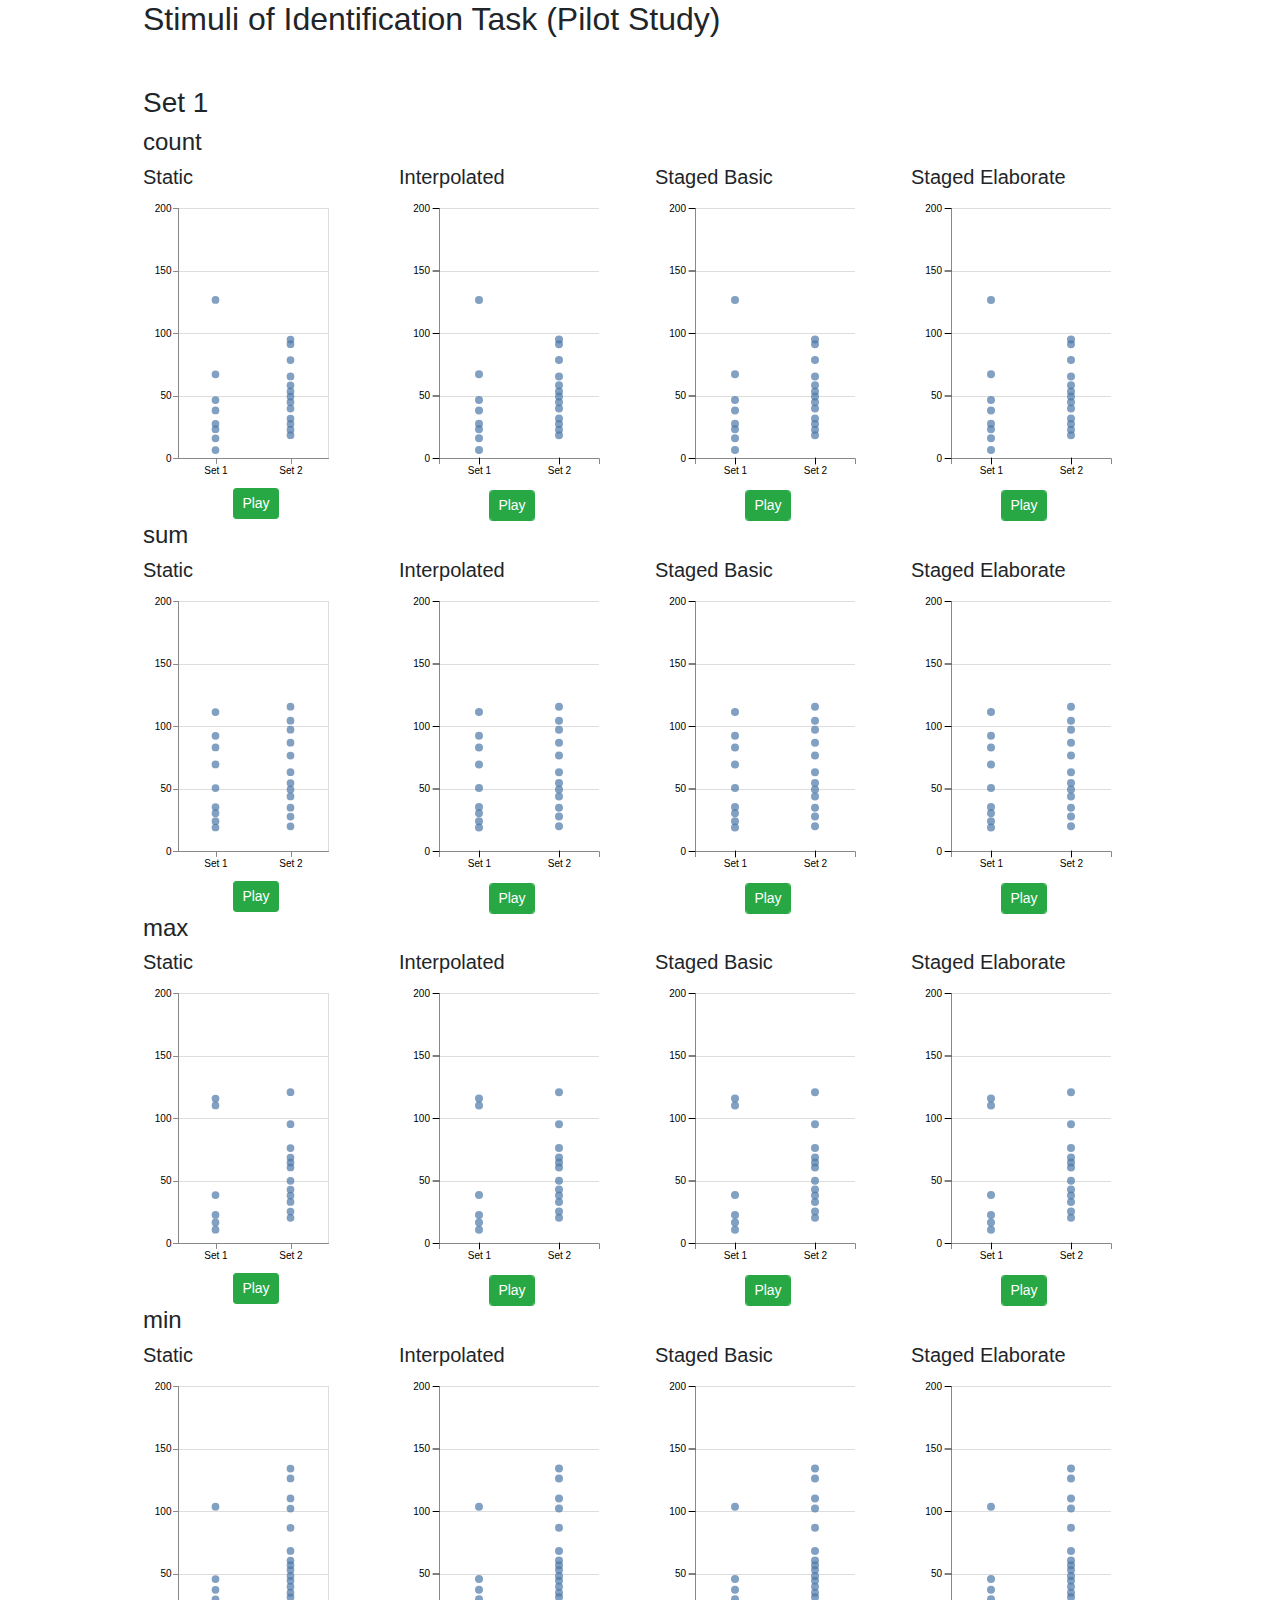
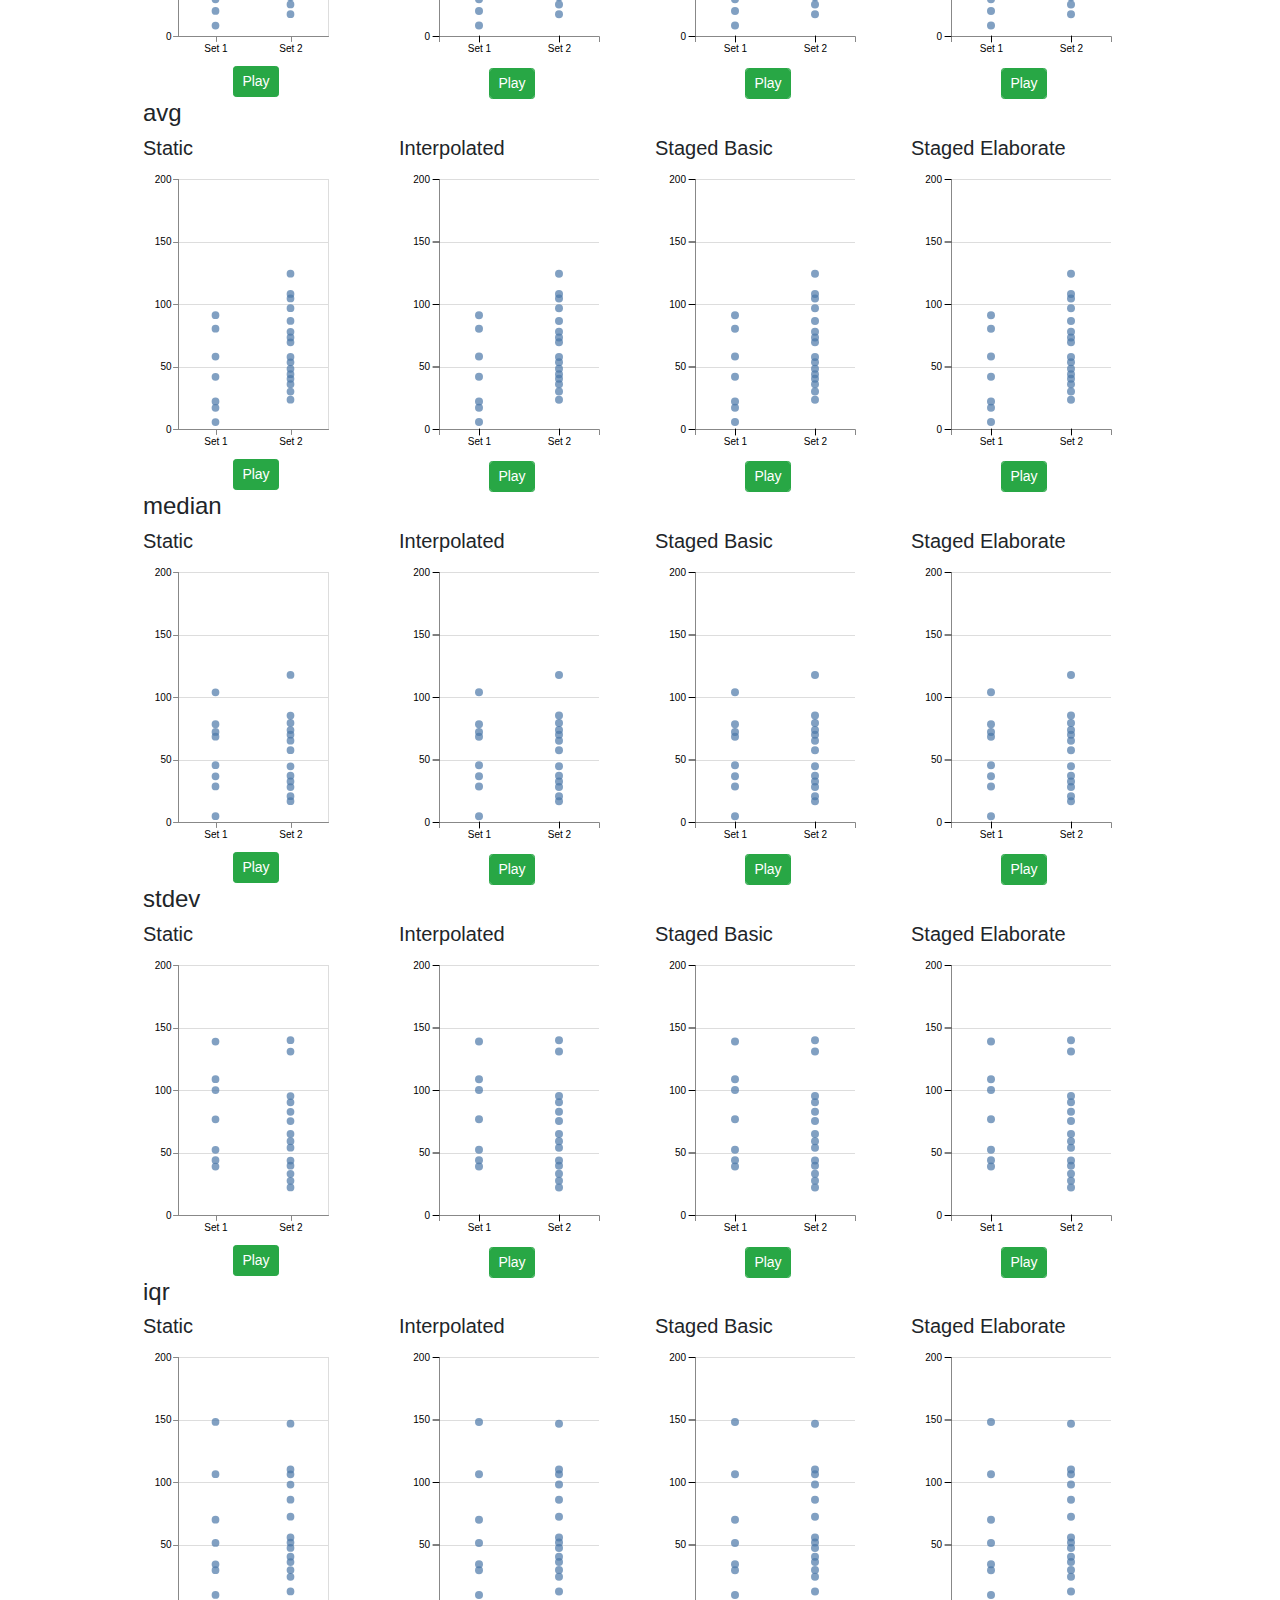
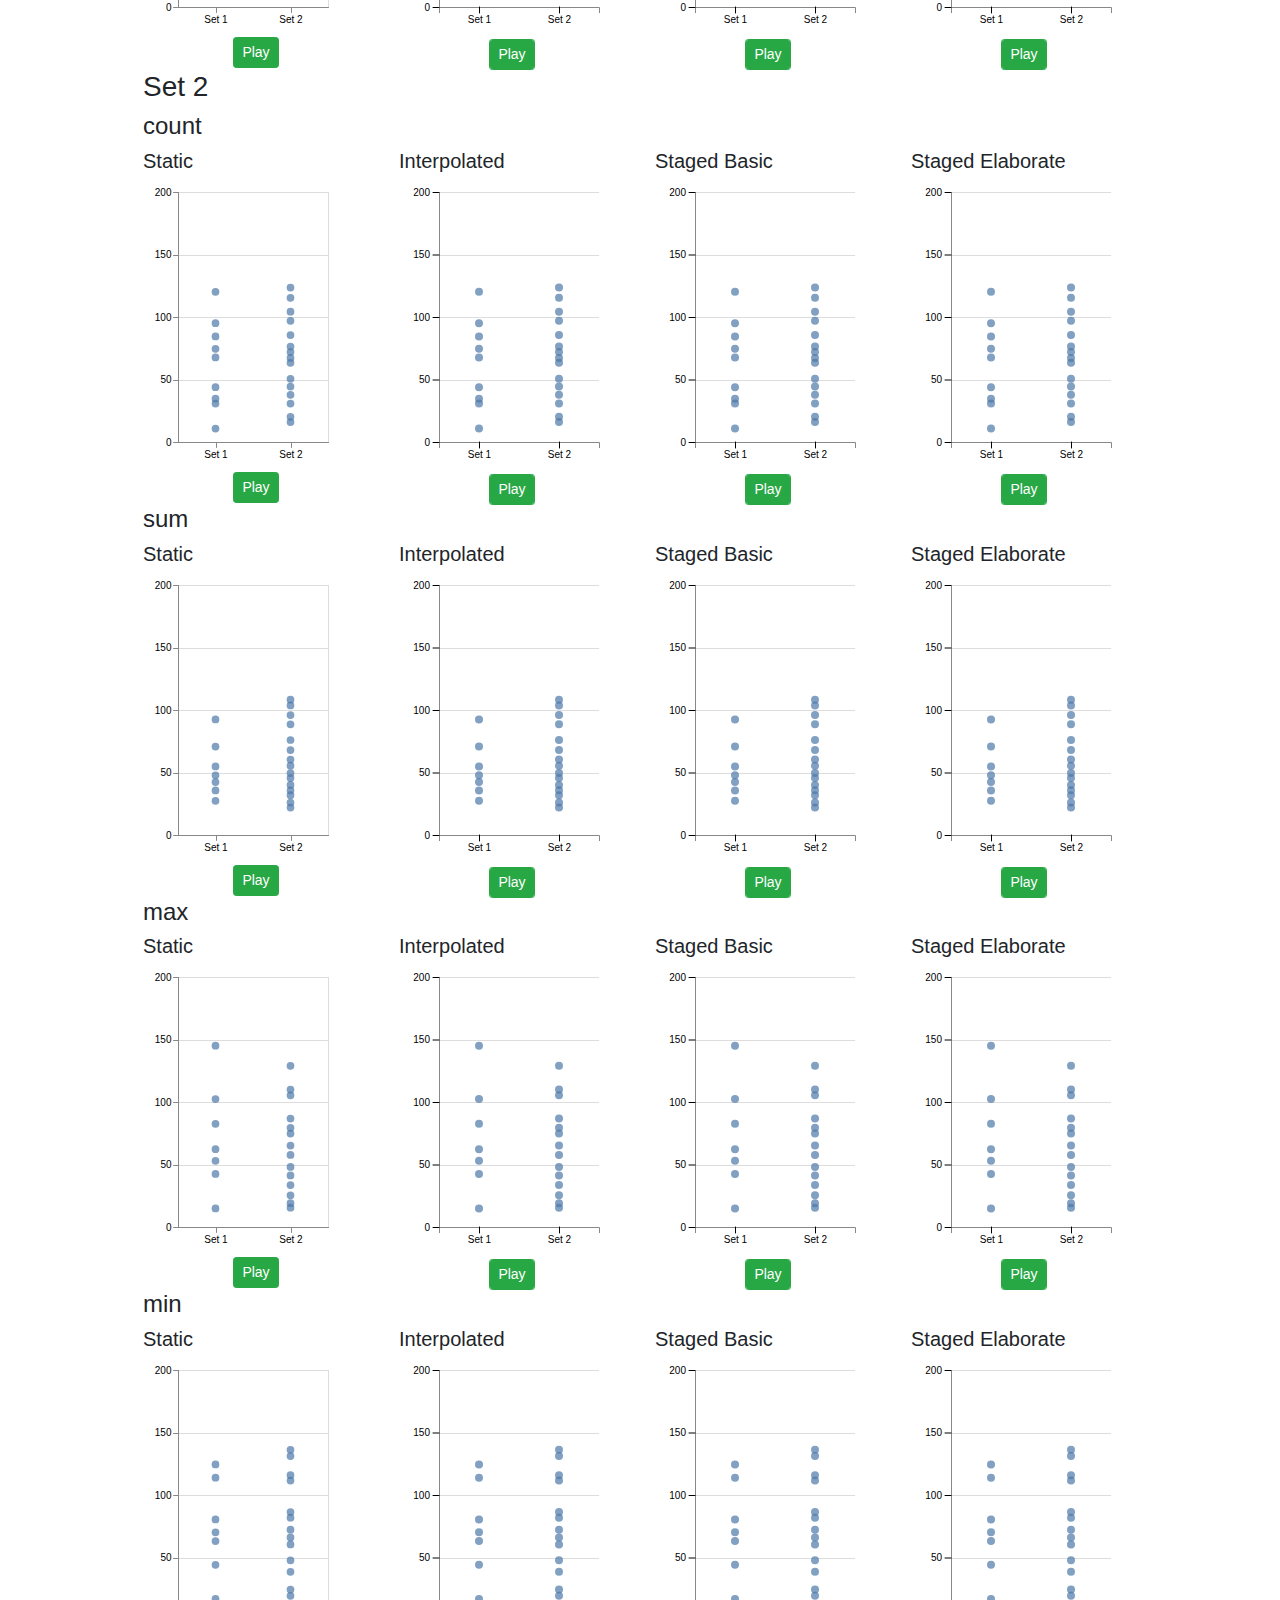
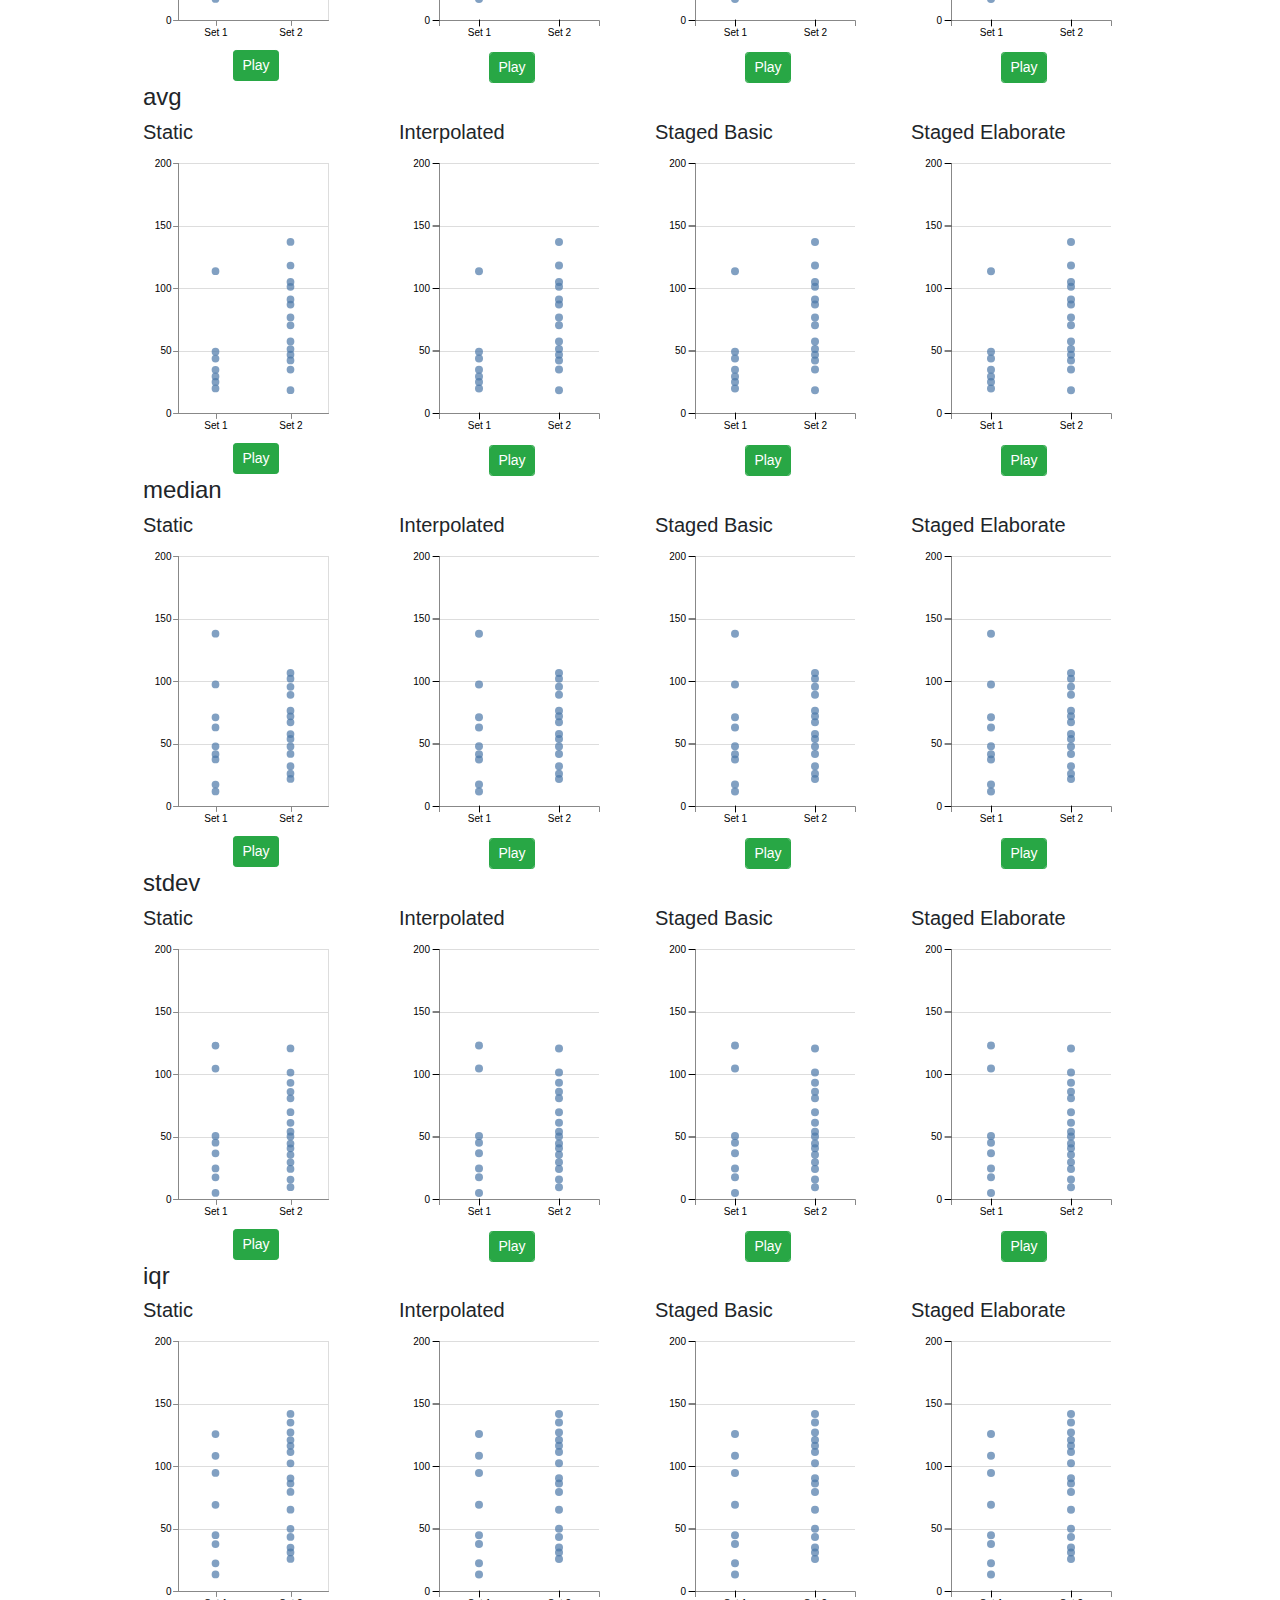
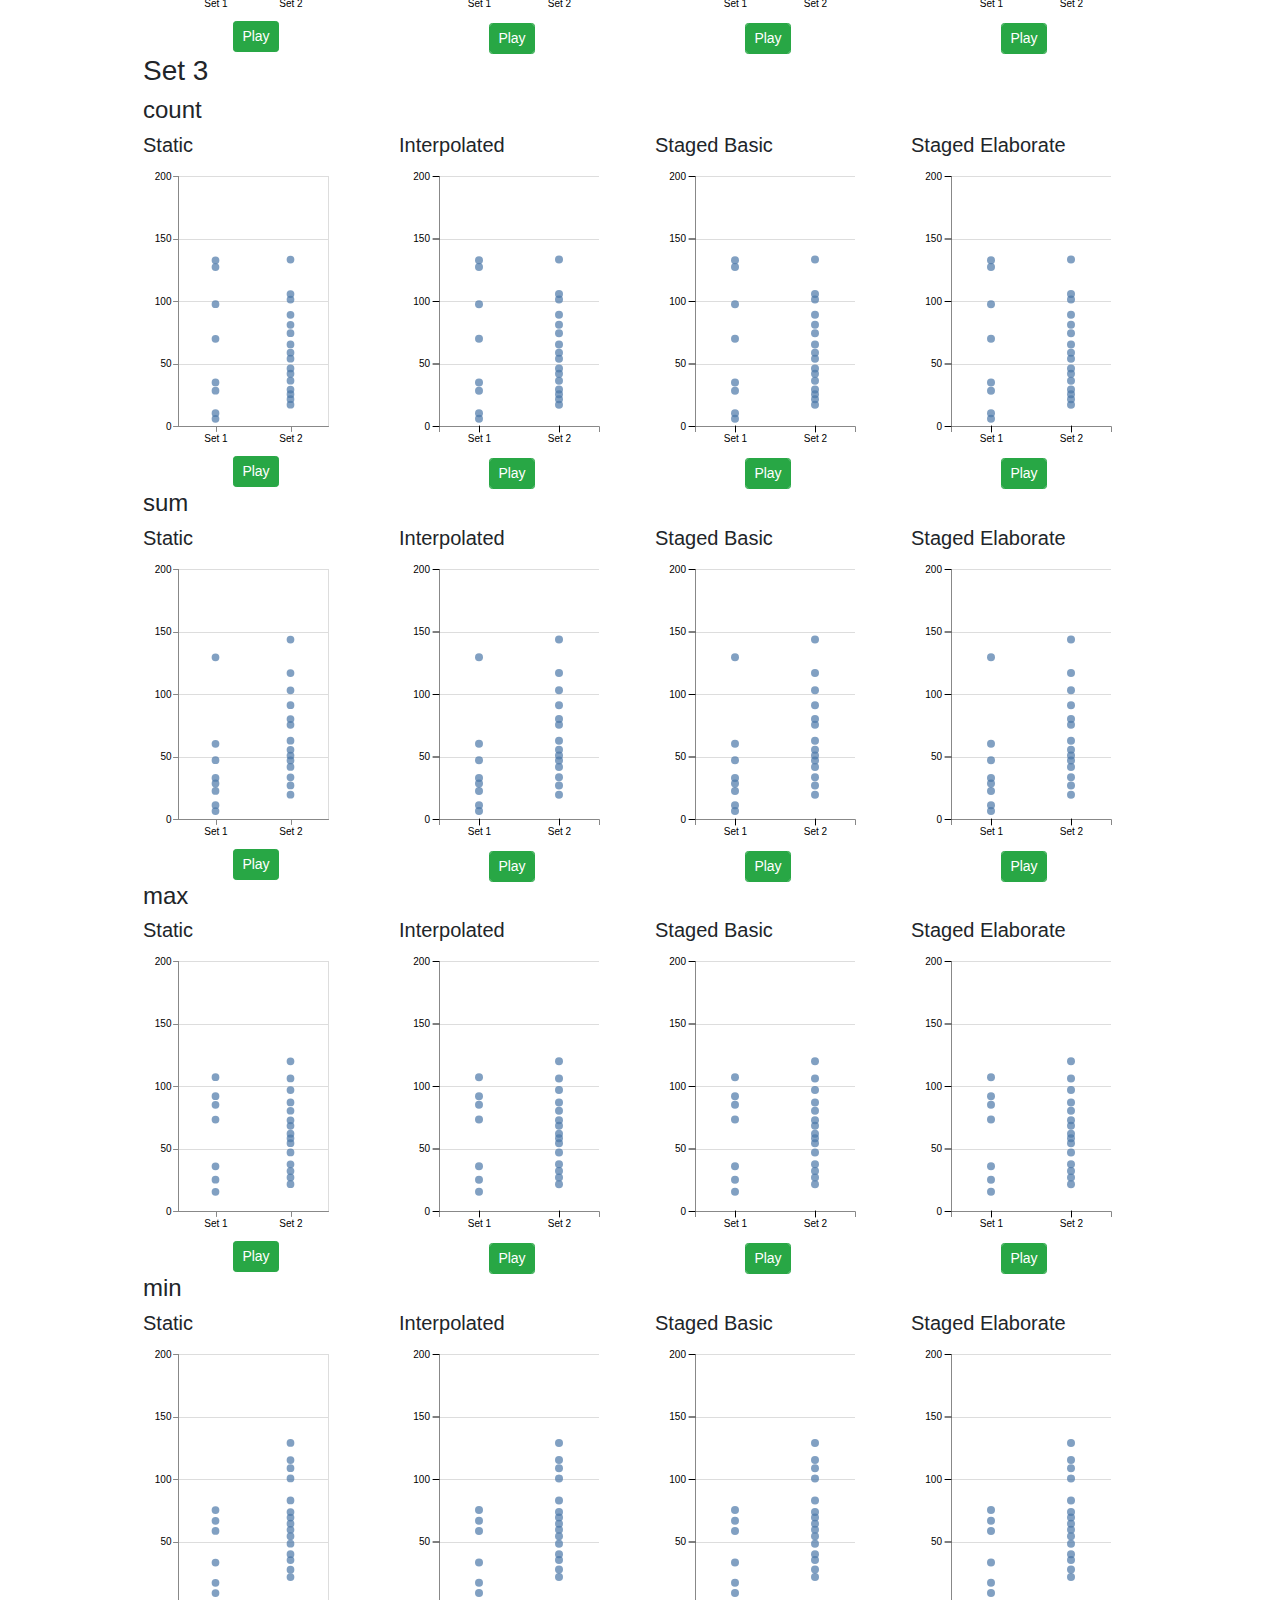
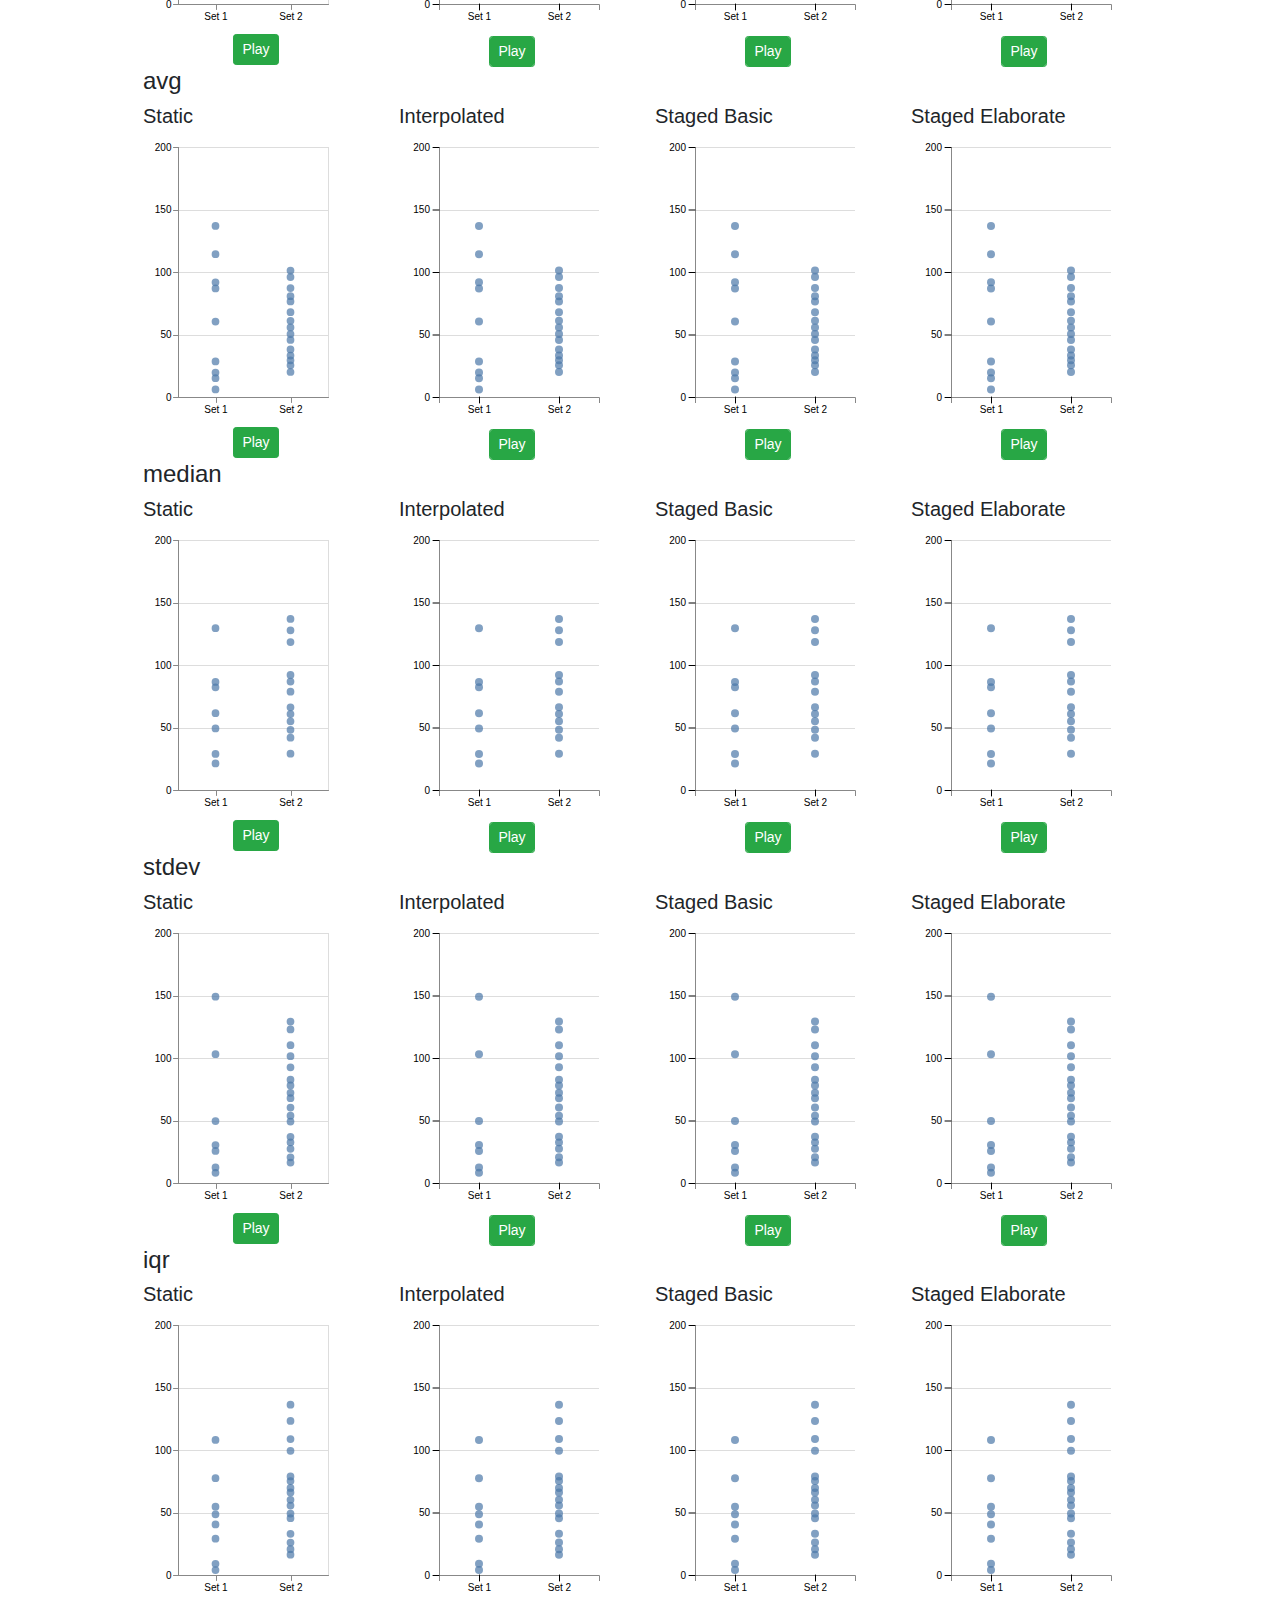
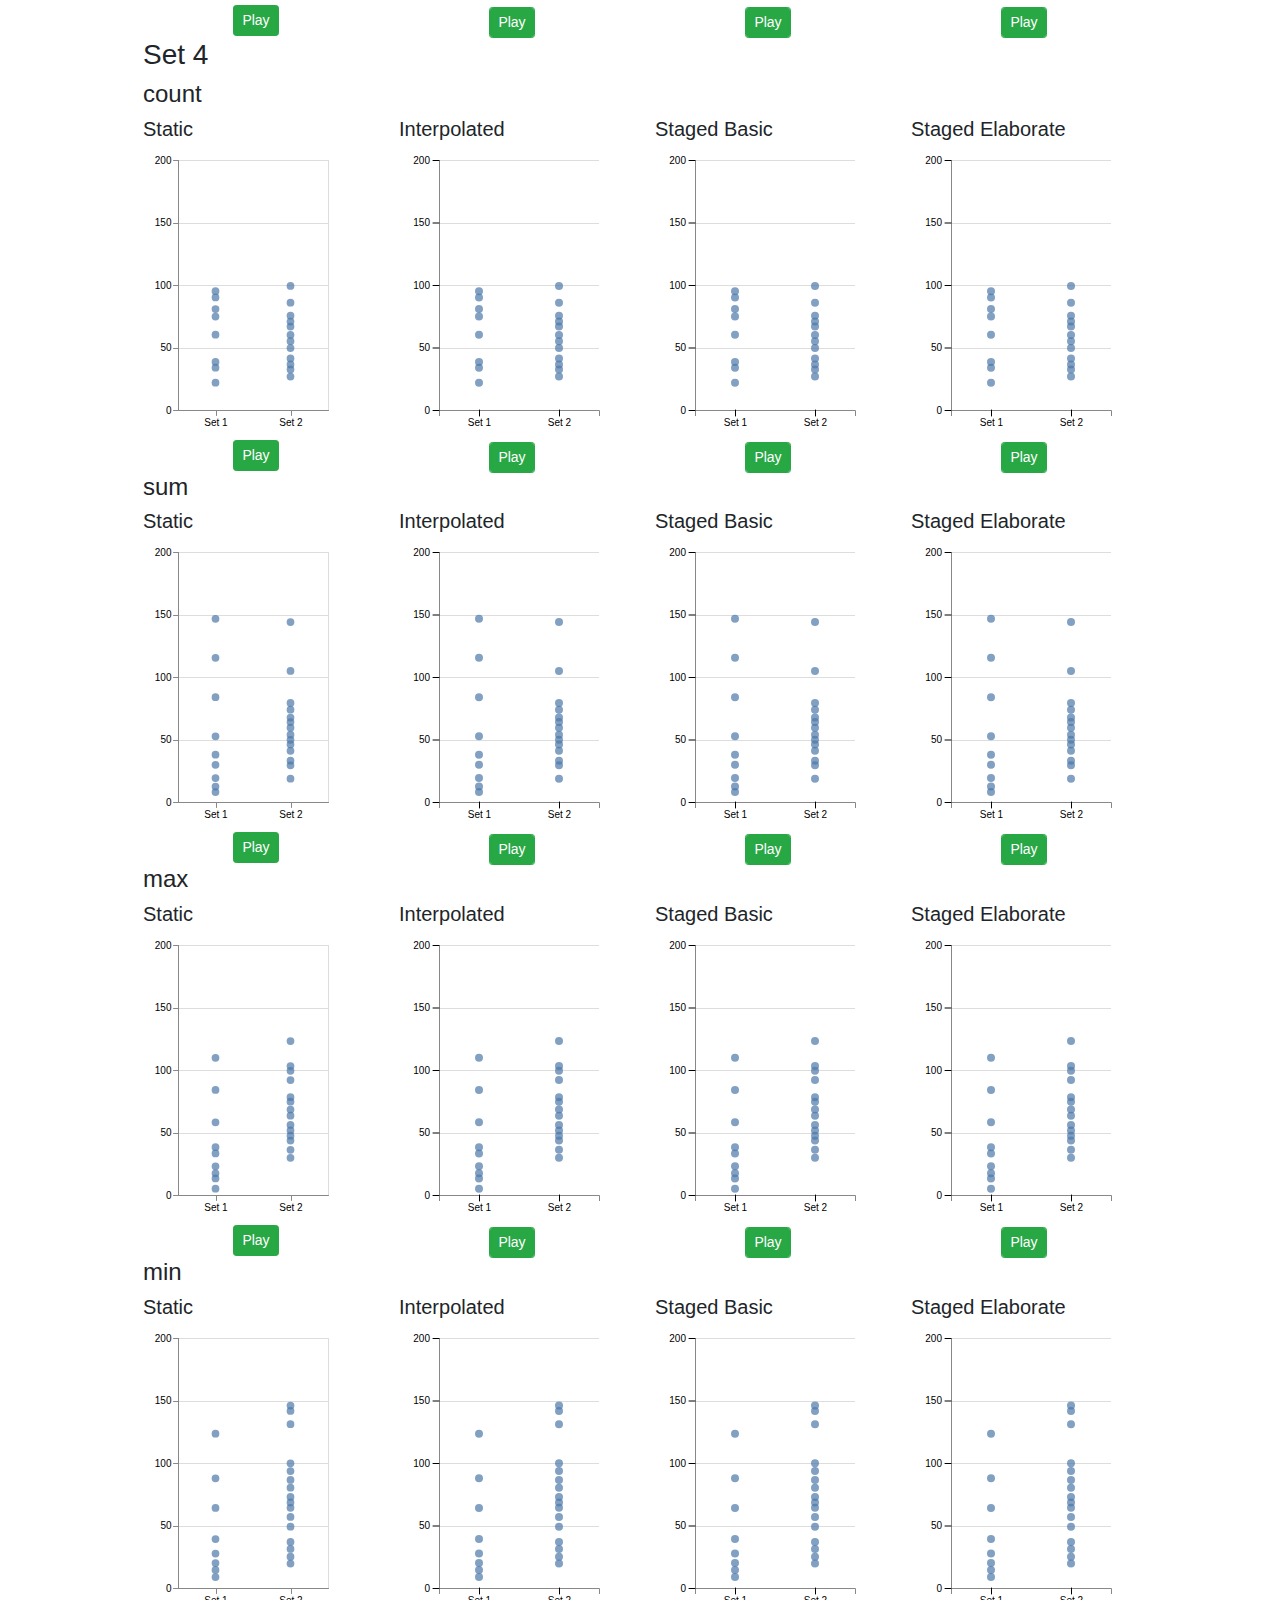
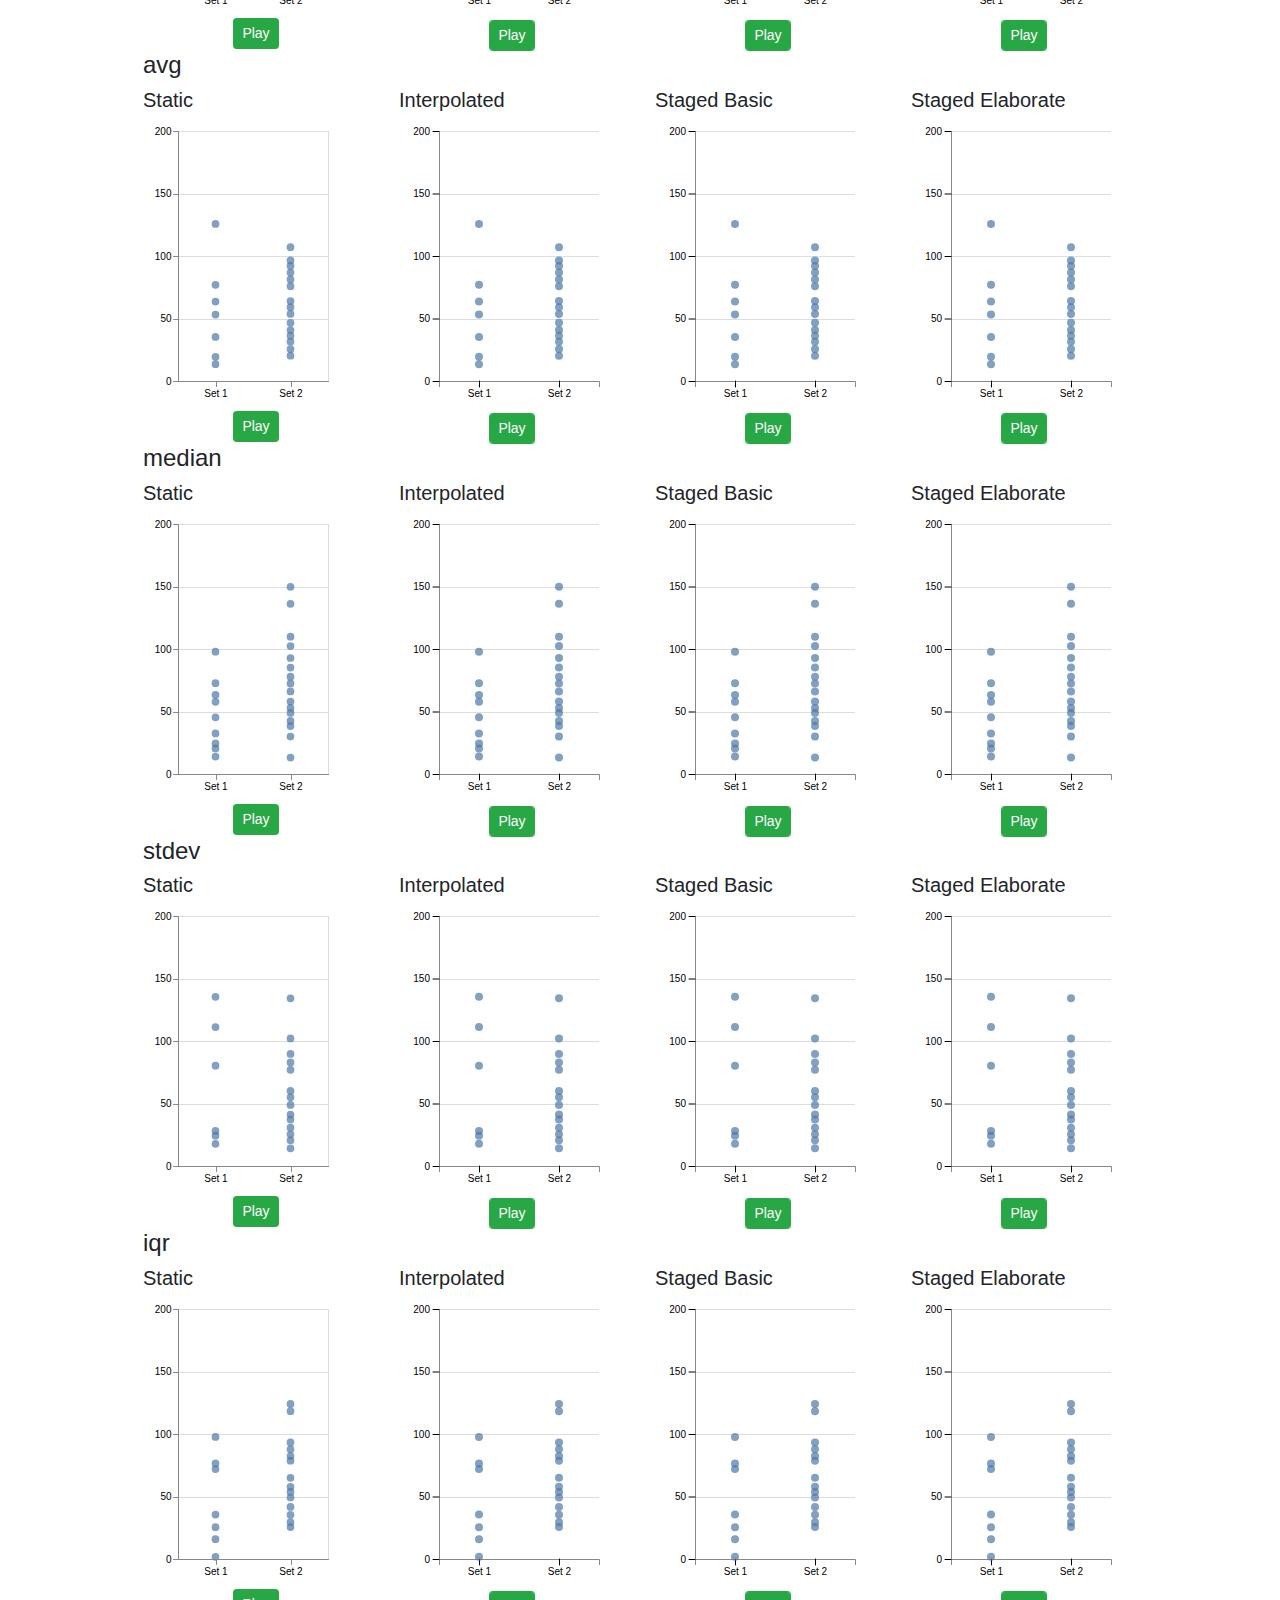
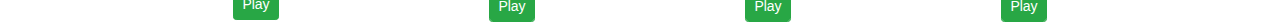
<file: pilot/stimuli/stimuli_overview_identification_task.html>
<!DOCTYPE html>
<head>
   <meta charset="utf-8">
  <meta name="viewport" content="width=device-width, initial-scale=1, shrink-to-fit=no">

  <!-- Bootstrap CSS -->
  <link rel="stylesheet" href="css/bootstrap.min.css">
  <script src="js/jquery-3.2.1.slim.min.js"></script>
  <script src="js/d3.v4.min.js"></script>
  <script src="js/vega@3.1.0.js"></script>
  <script src="js/vega-lite@2.2.0.js"></script>
  <script src="js/vega-embed@3.0.0.js"></script>
  <script src="js/util.js"></script>

  <script src="js/base.js"></script>
  <script src="js/animations.js"></script>
  <script src="js/config.js"></script>
  <link rel="stylesheet" href="css/base.css">
</head>

<body>

  <div class="container-fluid" style="max-width: 1024px;">
    <h2>Stimuli of Identification Task (Pilot Study)</h2>
    <div id="stimuli" class="mt-5">
    </div>
  </div>
  <script>
const playInterval = 2000;
const devAction = false;
let timeStamp;

const datasetURL = "datasets.json";
const newNames = {
  "static": "Static",
  "baseline": "Interpolated",
  "simple": "Staged Basic",
  "elaborate": "Staged Elaborate",
};
let treatmentName;
init();
function init(){

  d3.json(datasetURL, quizSet => {
    d3.json("treatments.json", treatments => {

      let margin = {top: 11, right: 5, bottom: 40, left: 40};

      initTransitions(treatments, 'label', 'value', {width: 160, height: 250, margin: margin}, quizSet.B);

    });
  });
}



function initTransitions(treatments, xField, yField, plotOpt, quizSet){
  let simple = treatments.simpleAnimation;
  let elaborate = treatments.elaborateAnimation;
  let static = treatments.staticVisualization;
  let baseline = treatments.baselineAnimation;
  let treatmentsArray = [
    {"name":"static", "content": static.aggregations, "treatType": static.treatType},
    {"name":"baseline", "content": baseline.aggregations, "treatType": baseline.treatType},
    {"name":"simple", "content": simple.aggregations, "treatType": simple.treatType},
    {"name":"elaborate", "content": elaborate.aggregations, "treatType":elaborate.treatType }
  ];
  let aggs = ["count", "sum", "max", "min", "avg", "median", "stdev", "iqr"];



  let treatmentN = treatments.simpleAnimation.aggregations.length;
  let containerDiv = $('#stimuli');
  quizSet.forEach((qSet, i) => {
    $('#stimuli').append(`<h3>Set ${i+1}</h3>`);
    aggs.forEach((aggName, j) => {
      let setAggName = `set${i}-${aggName}`;
      let q = qSet.filter(q=> (q.name || q.animAgg) === aggName)[0];
      containerDiv.append(`<h4>${aggName}</h4><div class="row" id="${setAggName}"></div>`);

      treatmentsArray.forEach(treatment=>{
        $(`#${setAggName}`).append(`<div class="col col-3"  id="${setAggName}-${treatment.name}"><h5>${newNames[treatment.name]}</h5></div>`);
        let agg = treatment.content.filter(agg => agg.name == aggName)[0];
        agg.treatType = treatment.treatType;
        setTransition(copy(agg), q, `${setAggName}-${treatment.name}` );
      });

      let probSpec = copy(problemSpec);
      probSpec.data = { "values": q.problemData };
      probSpec.encoding.y.scale  = {"domain": q.problemDataScale};

      let spec;
      if (["stdev", "iqr"].indexOf(q.name) >= 0) {
        spec = copy(choiceSpecRange);
        spec.data[0].values = q.choiceData;
        spec.scales[1].domain = q.choiceDataScale;
        if (q.name === "iqr") {
          spec.axes[1].title = q.postYAxisTitle;
        } else if (q.name === "stdev") {
          spec.axes[1].title = q.postYAxisTitle;
        }
      } else {
        spec = copy(choiceSpec);
        spec.data = { "values": q.choiceData };
        spec.encoding.y.scale = {"domain": q.choiceDataScale};
        spec.encoding.y.axis.title = q.postYAxisTitle;
      }
      

    });
  });



  function setTransition(agg, q, targetId){

    let newpOpt = copy(plotOpt);
    newpOpt.noTitle = true;
    if (agg.treatType === "animation") {
      installAnim(targetId, q, agg, newpOpt, xField, yField);
    } else if (agg.treatType === "static") {
      installStatic(targetId, agg.name, q, newpOpt);
    }

  }
}



function installAnim(targetId, q, agg, plotOpt, xField, yField){
  $(`#${targetId}`).append(`
    <div class="visDiv"></div>
    <div class="form-inline justify-content-center anim-control-btn-group">
      <button class="play form-control btn btn-success btn-sm" data-interval="${playInterval}">Play</button>
      <button class="reset form-control btn btn-secondary btn-sm d-none" >Reset</button>
    </div>
  `);
  let aggPlotOpt = copy(plotOpt);
  if (plotOpt.noTitle) {
    aggPlotOpt.yTitle = "";
    aggPlotOpt.postYTitle = "";
  } else {
    aggPlotOpt.yTitle = q.priorYAxisTitle;
    aggPlotOpt.postYTitle = q.postYAxisTitle;
  }

  aggPlotOpt.yDomain = q.referenceDataScale;
  agg.svg = draw(`#${targetId} .visDiv`, copy(q.referenceData), xField, yField, aggPlotOpt);
  agg.fn = typeof(agg.fn) === "string" ? (agg.fn.indexOf(".") >= 0 ? aggregations_old[agg.fn.split(".")[1]] : window[agg.fn]) : agg.fn;

  $(`#${targetId} .play`).on("click", function(e){
    let jqThis = $(this);
    let interval = Number(jqThis.data("interval"));
    $(`#${targetId} .play`).addClass("disabled");
    let playCount = Number($(`#${targetId} .play`).data("playCount")) || 0;
    playCount += 1;
    $(`#${targetId} .play`).data("playCount", playCount);
    console.log(playCount);
    let start = Date.now();
    let end = () => {
      // console.log(Date.now() - start);
      $(`#${targetId} .play`).removeClass("disabled");
      $(`#${targetId} .play`).addClass("d-none");
      $(`#${targetId} .reset`).removeClass("d-none");
    };

    agg.opt.interval = interval;
    agg.fn(agg.svg, agg.opt, end);

  });

  $(`#${targetId} .reset`).on("click", function(e){


    $(`#${targetId} .play`).removeClass("d-none");
    $(`#${targetId} .reset`).addClass("d-none");
    $(`#${targetId} .visDiv`).children("svg").remove();
    agg.svg = draw(`#${targetId} .visDiv`, copy(q.referenceData), xField, yField, aggPlotOpt);

  });
}

function installStatic(targetId, aggName, q, opt){
  const nameMapper = {
    "count" : "count",
    "sum" : "sum",
    "max" : "max",
    "min" : "min",
    "median" : "median",
    "avg" : "mean"
  }
  q.name = q.name || q.animAgg;
  $(`#${targetId}`).append(`
    <div class="cuts">
      <div class="cut0"></div>
      <div class="cut1 d-none"></div>
    </div>
    <div class="btn-flips text-center" role="group" aria-label="...">
      <button class="flip btn btn-success btn-sm flip0" data-current="0" data-target="1">Play</button>
      <button class="flip btn btn-secondary btn-sm flip1 d-none" data-current="1" data-target="2">Reset</button>
    </div>
  `);

  // Draw Raw distribution
  let rawSpec = copy(problemSpec);
  rawSpec.data = { "values": q.referenceData };
  rawSpec.encoding.y.scale  = {"domain": q.referenceDataScale}
  rawSpec.encoding.x.axis = {"title": null, "labels": true, "labelAngle": 0};
  rawSpec.width = 150;
  if (opt && opt.noTitle) {
    rawSpec.encoding.y.axis.title = null;
  }

  vegaEmbed(`#${targetId} .cut0`, rawSpec, {actions: false, renderer: "svg"});


  // Draw Aggregated distribution
  let aggSpec;
  if (["stdev", "iqr"].indexOf((q.name )) >= 0) {
    aggSpec = copy(choiceSpecRange);
    let grouped = d3.nest()
      .key(d => d.label)
      .rollup(items => {
      if (q.name === "stdev") {
        let mean = d3.mean(items, item=>item.value);
        let stdev = d3.deviation(items, item=>item.value);
        return {
          "upper": mean + stdev,
          "middle":mean,
          "lower": mean - stdev
        };
      } else {
        return {
          "upper": d3.quantile(items, 0.75, d => d.value),
          "middle": d3.quantile(items, 0.5, d => d.value),
          "lower": d3.quantile(items, 0.25, d => d.value)
        };
      }
    }).entries(q.referenceData);
    aggSpec.data[0].values = grouped.map(g=> {
      return {
        "label": g.key,
        "upper": g.value.upper,
        "middle": g.value.middle,
        "lower": g.value.lower
      };
    })
    // aggSpec.data[0].values = q.referenceData;
    aggSpec.scales[1].domain = q.choiceDataScale;
    if (q.name === "iqr") {
      aggSpec.axes[1].title = q.postYAxisTitle;
    } else if (q.name === "stdev") {
      aggSpec.axes[1].title = q.postYAxisTitle;
    }
    if (opt && opt.noTitle) {
      aggSpec.axes[1].title = null;
    }
    aggSpec.scales[0].paddingInner = 0.6;
    aggSpec.scales[0].paddingOuter = 0.3;
  } else {
    aggSpec = copy(problemSpec);
    aggSpec.encoding.x.axis = {"title": null, "labels": true, "labelAngle": 0};
    aggSpec.data = { "values": q.referenceData };
    aggSpec.width = 150;
    aggSpec.encoding.y.aggregate = nameMapper[q.name];
    aggSpec.encoding.opacity = {"value":0.7};
    aggSpec.encoding.y.scale = {"domain":  q.choiceDataScale};
    aggSpec.encoding.y.axis.title = q.postYAxisTitle;
    aggSpec.encoding.y.axis.tickCount = 5;
    if (opt && opt.noTitle) {
      aggSpec.encoding.y.axis.title = null;
    }
  }

  vegaEmbed(`#${targetId} .cut1`, aggSpec, {actions: false, renderer: "svg"});


  $(`#${targetId} .flip`).on("click", function(event){
    let next = Number($(this).data("target")) % 2;
    let current = Number($(this).data("current")) % 2;
    $(`#${targetId} .cuts .cut${next}`).removeClass("d-none");
    $(`#${targetId} .cuts .cut${current}`).addClass("d-none");
    $(`#${targetId} .btn-flips button`).addClass("d-none");
    $(`#${targetId} .flip${next}`).removeClass("d-none");

  })
}


  </script>
</body>
</file>
<file: designs/css/base.css>
circle {
  /*stroke: rgb(228, 87, 86);*/
  stroke: rgb(76, 120, 168);
  stroke-width: 0;
  opacity: 0.7;
  fill: rgb(76, 120, 168);
  /*fill: transparent;*/
}

.point {
  /*stroke: rgb(228, 87, 86);*/
  stroke: rgb(76, 120, 168);
  stroke-width: 0;
  opacity: 0.7;
  fill: rgb(76, 120, 168);
  /*fill: transparent;*/
}
line {
    stroke: #000;
    stroke-width: 1px;
    stroke-linecap: round;
}
rect {
  fill: rgb(170, 170, 170);
  stroke-width: none;
}
.vLine line {
  stroke: #999;
}
.yAxis path {
  stroke: rgb(136, 136, 136);
}
.xAxis path {
  stroke: rgb(136, 136, 136);
}
.axis-title {
  font-weight: bold;
  font-size: 11px;
}
.grid line {
  stroke: rgb(221, 221, 221);
  stroke-opacity: 1;
  shape-rendering: crispEdges;
}
.yGrid line {
  stroke: rgb(221, 221, 221);
  stroke-opacity: 1;
  shape-rendering: crispEdges;
}
.grid .domain {
  display: none;
}

text {
  font-size: 10px;
}

.anim-control-btn-group{
  margin-top: -15px;
}
</file>
<file: formative-study/stimuli/css/base.css>
circle {
  /*stroke: rgb(228, 87, 86);*/
  stroke: rgb(76, 120, 168);
  stroke-width: 0;
  opacity: 0.7;
  fill: rgb(76, 120, 168);
  /*fill: transparent;*/
}

.point {
  /*stroke: rgb(228, 87, 86);*/
  stroke: rgb(76, 120, 168);
  stroke-width: 0;
  opacity: 0.7;
  fill: rgb(76, 120, 168);
  /*fill: transparent;*/
}
line {
    stroke: #000;
    stroke-width: 1px;
    stroke-linecap: round;
}
rect {
  fill: rgb(170, 170, 170);
  stroke-width: none;
}
.vLine line {
  stroke: #999;
}
.yAxis path {
  stroke: rgb(136, 136, 136);
}
.xAxis path {
  stroke: rgb(136, 136, 136);
}
.axis-title {
  font-weight: bold;
  font-size: 11px;
}
.grid line {
  stroke: rgb(221, 221, 221);
  stroke-opacity: 1;
  shape-rendering: crispEdges;
}
.yGrid line {
  stroke: rgb(221, 221, 221);
  stroke-opacity: 1;
  shape-rendering: crispEdges;
}
.grid .domain {
  display: none;
}

text {
  font-size: 10px;
}

.anim-control-btn-group{
  margin-top: -15px;
}
</file>
<file: pilot/stimuli/css/base.css>
circle {
  /*stroke: rgb(228, 87, 86);*/
  stroke: rgb(76, 120, 168);
  stroke-width: 0;
  opacity: 0.7;
  fill: rgb(76, 120, 168);
  /*fill: transparent;*/
}

.point {
  /*stroke: rgb(228, 87, 86);*/
  stroke: rgb(76, 120, 168);
  stroke-width: 0;
  opacity: 0.7;
  fill: rgb(76, 120, 168);
  /*fill: transparent;*/
}
line {
    stroke: #000;
    stroke-width: 1px;
    stroke-linecap: round;
}
rect {
  fill: rgb(170, 170, 170);
  stroke-width: none;
}
.vLine line {
  stroke: #999;
}
.yAxis path {
  stroke: rgb(136, 136, 136);
}
.xAxis path {
  stroke: rgb(136, 136, 136);
}
.axis-title {
  font-weight: bold;
  font-size: 11px;
}
.grid line {
  stroke: rgb(221, 221, 221);
  stroke-opacity: 1;
  shape-rendering: crispEdges;
}
.yGrid line {
  stroke: rgb(221, 221, 221);
  stroke-opacity: 1;
  shape-rendering: crispEdges;
}
.grid .domain {
  display: none;
}

text {
  font-size: 10px;
}

.anim-control-btn-group{
  margin-top: -15px;
}
</file>
